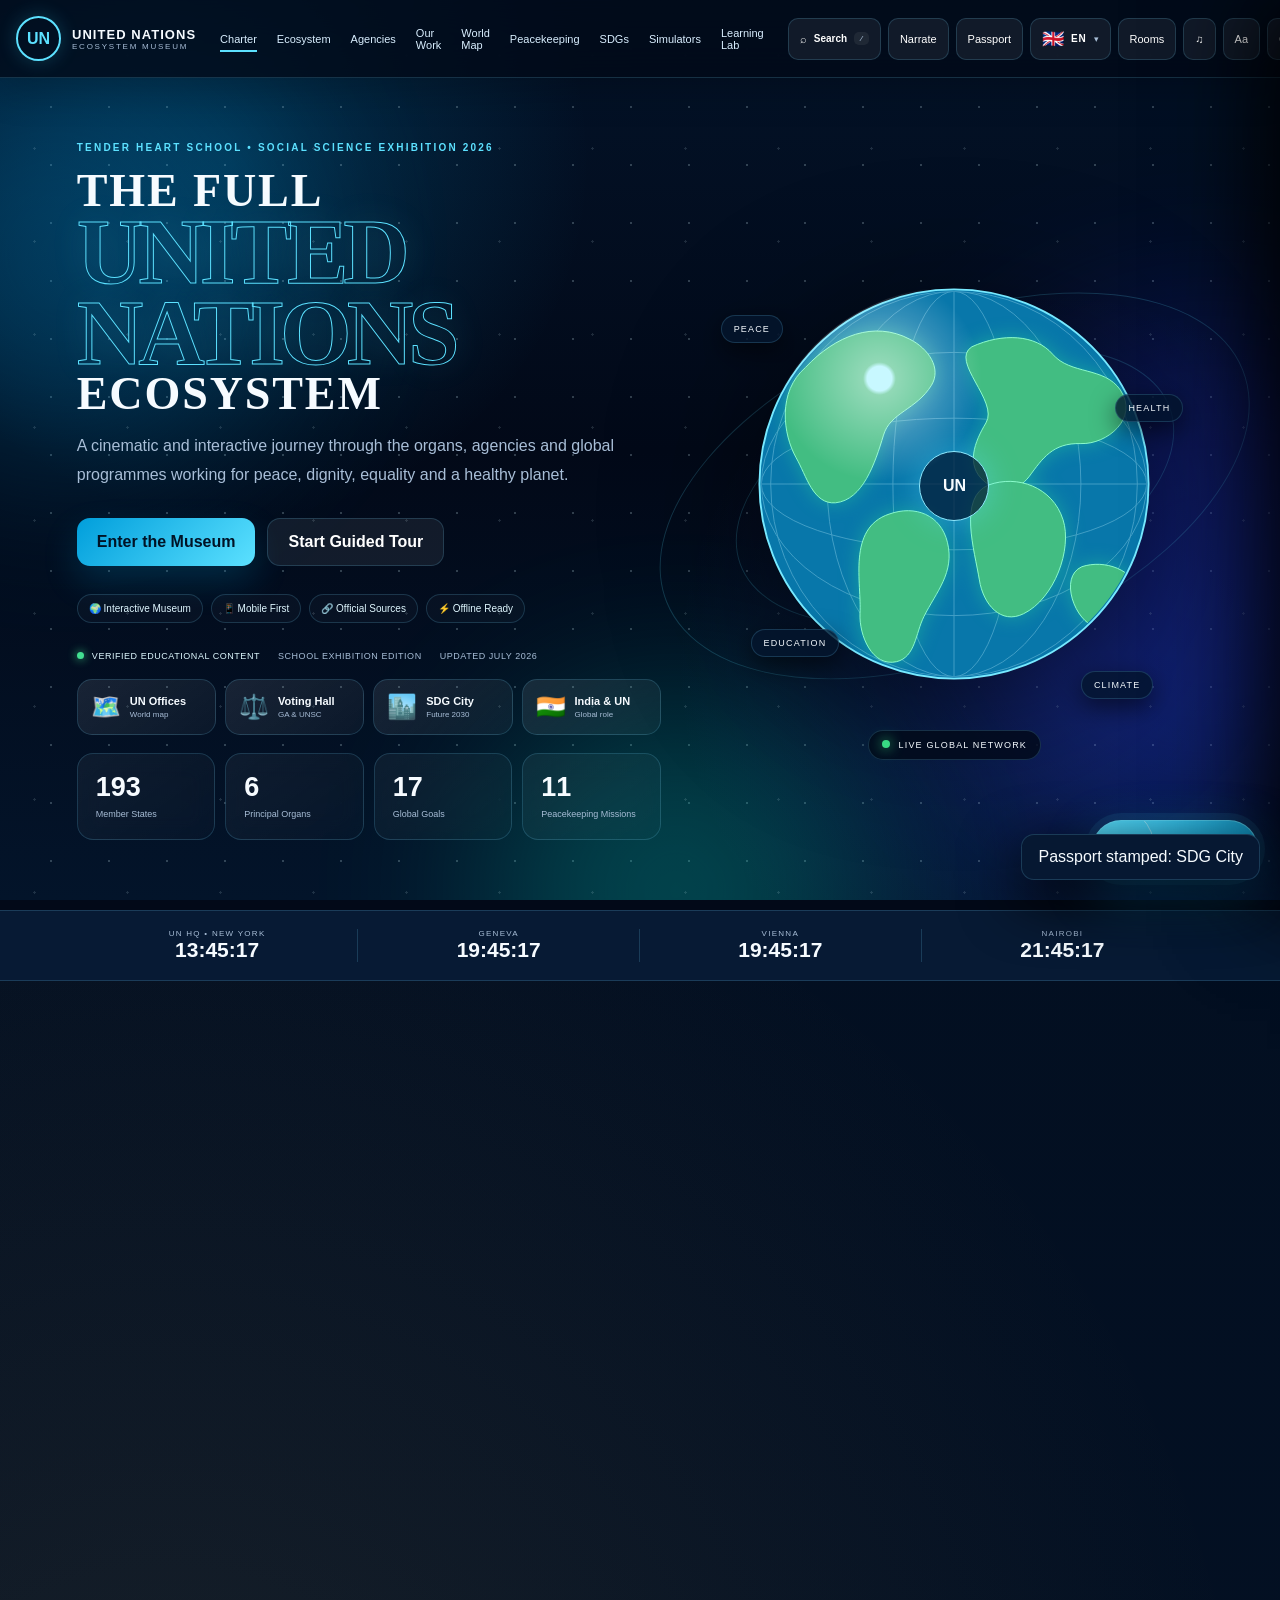
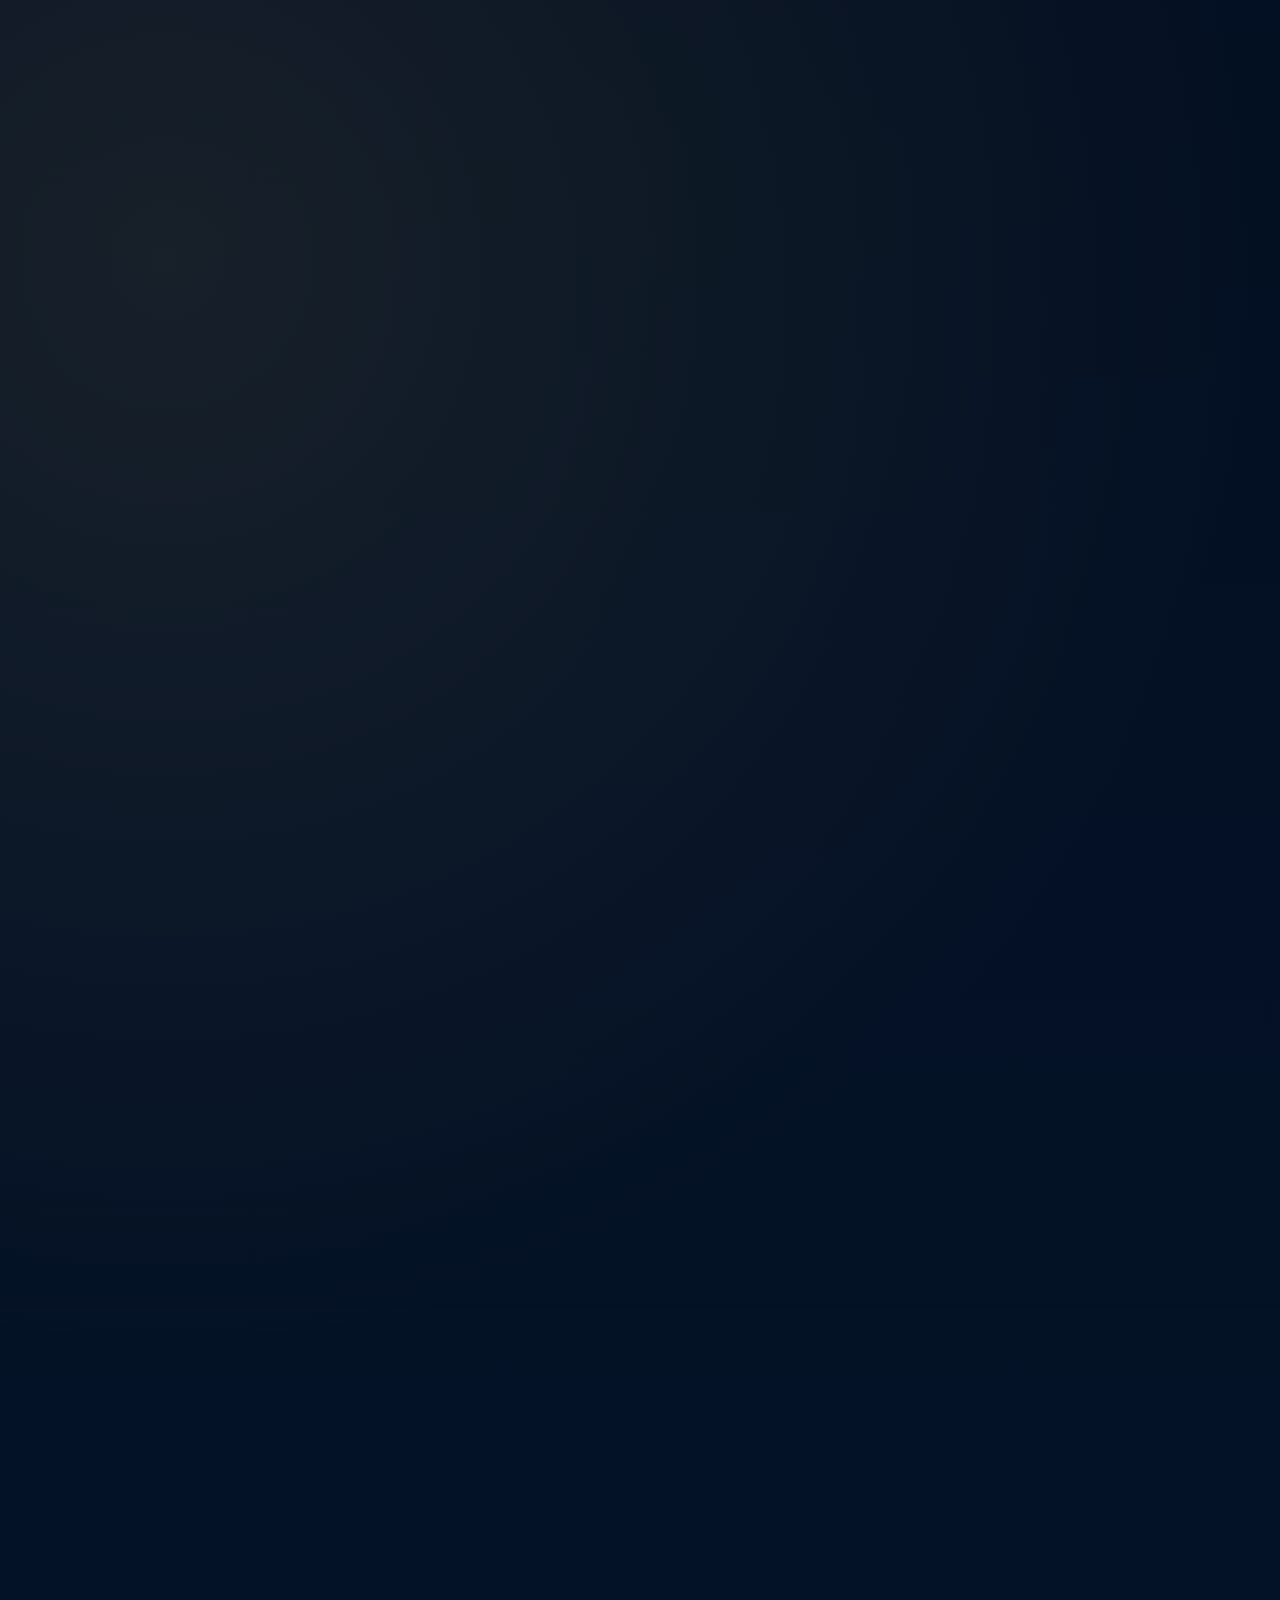
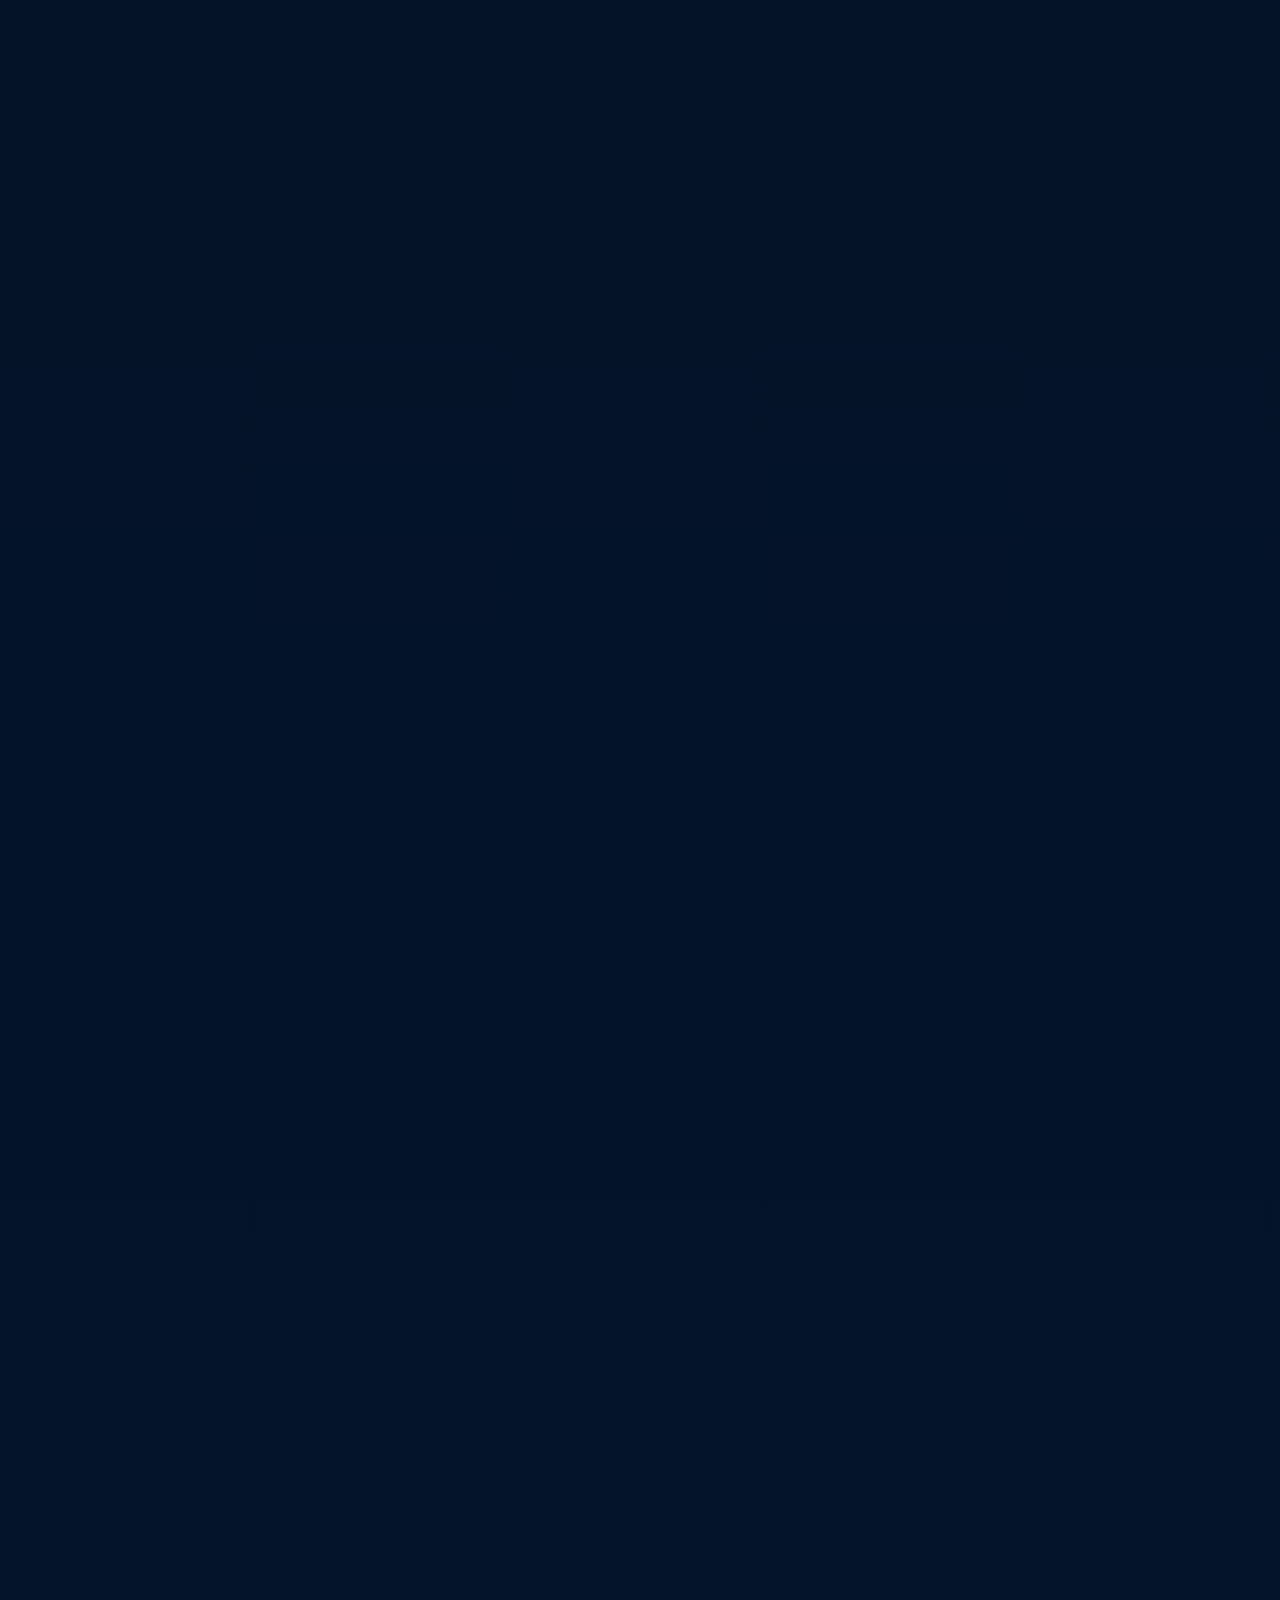
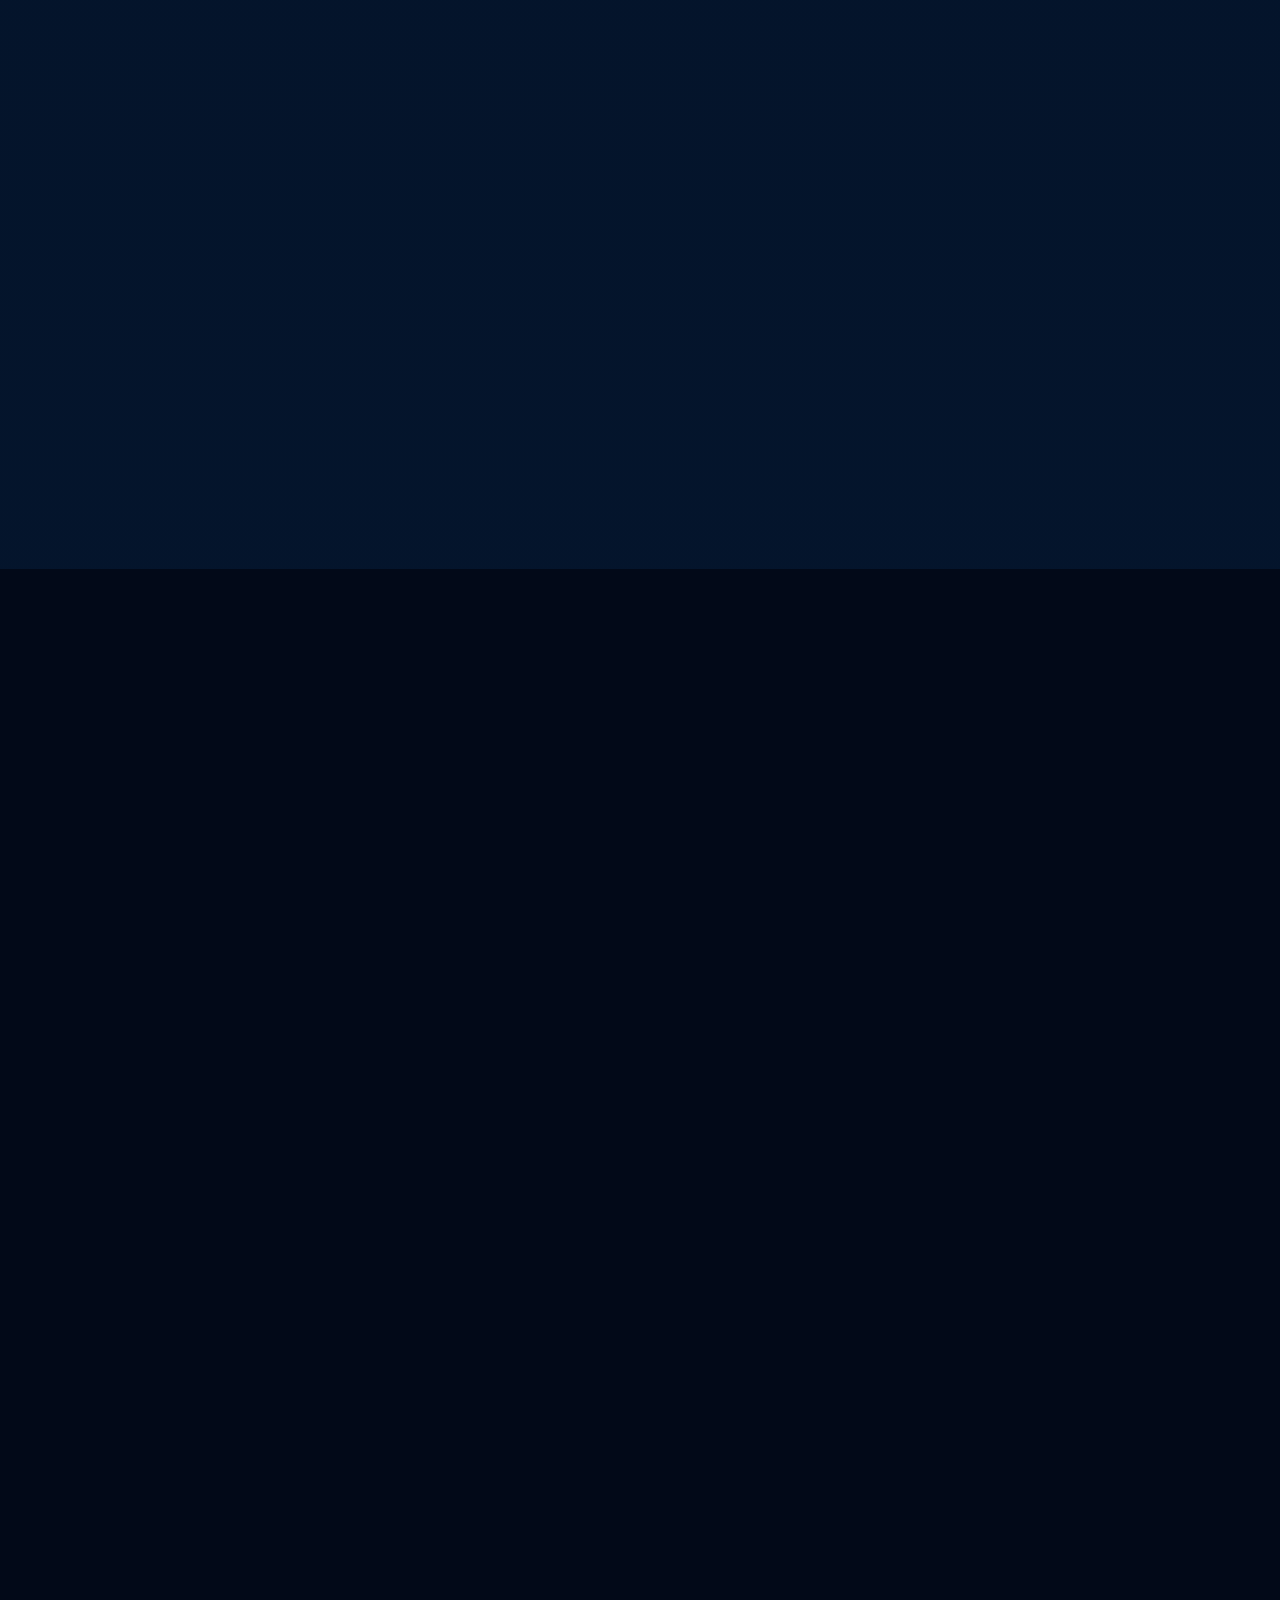
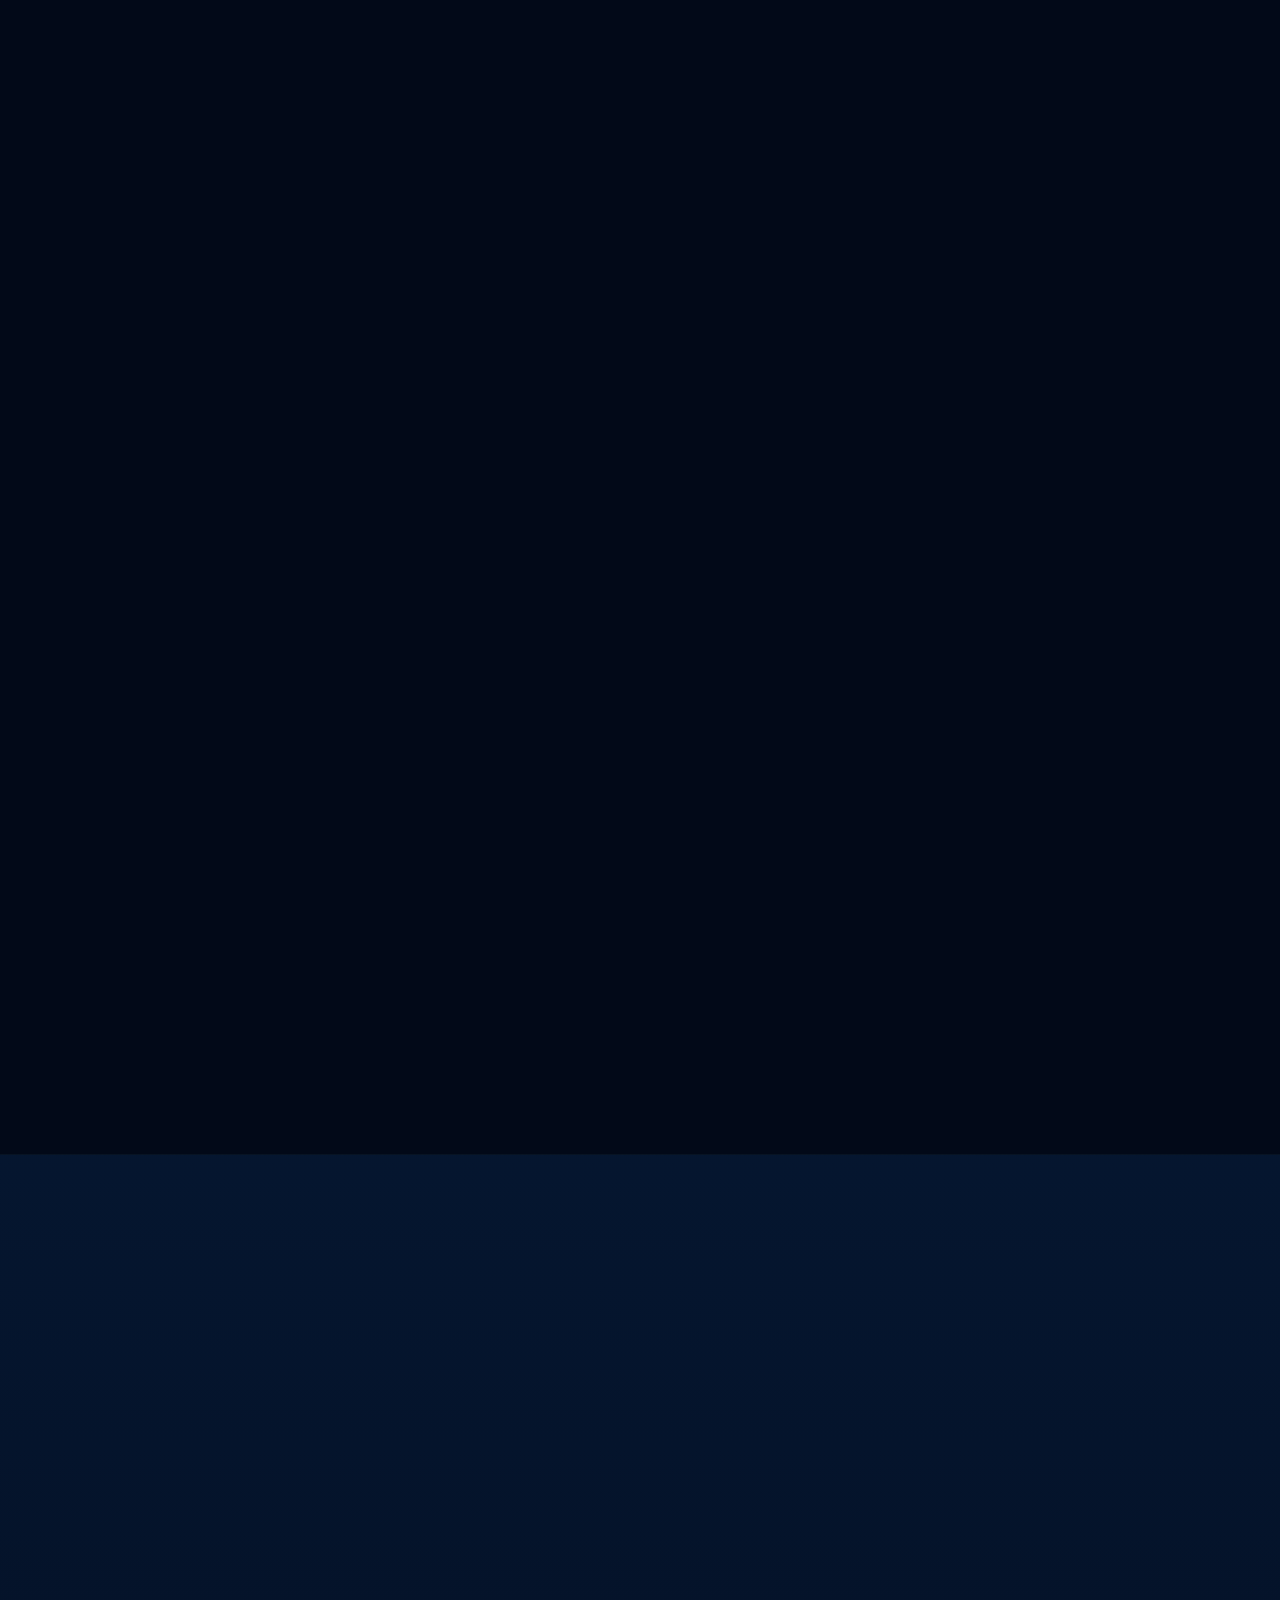
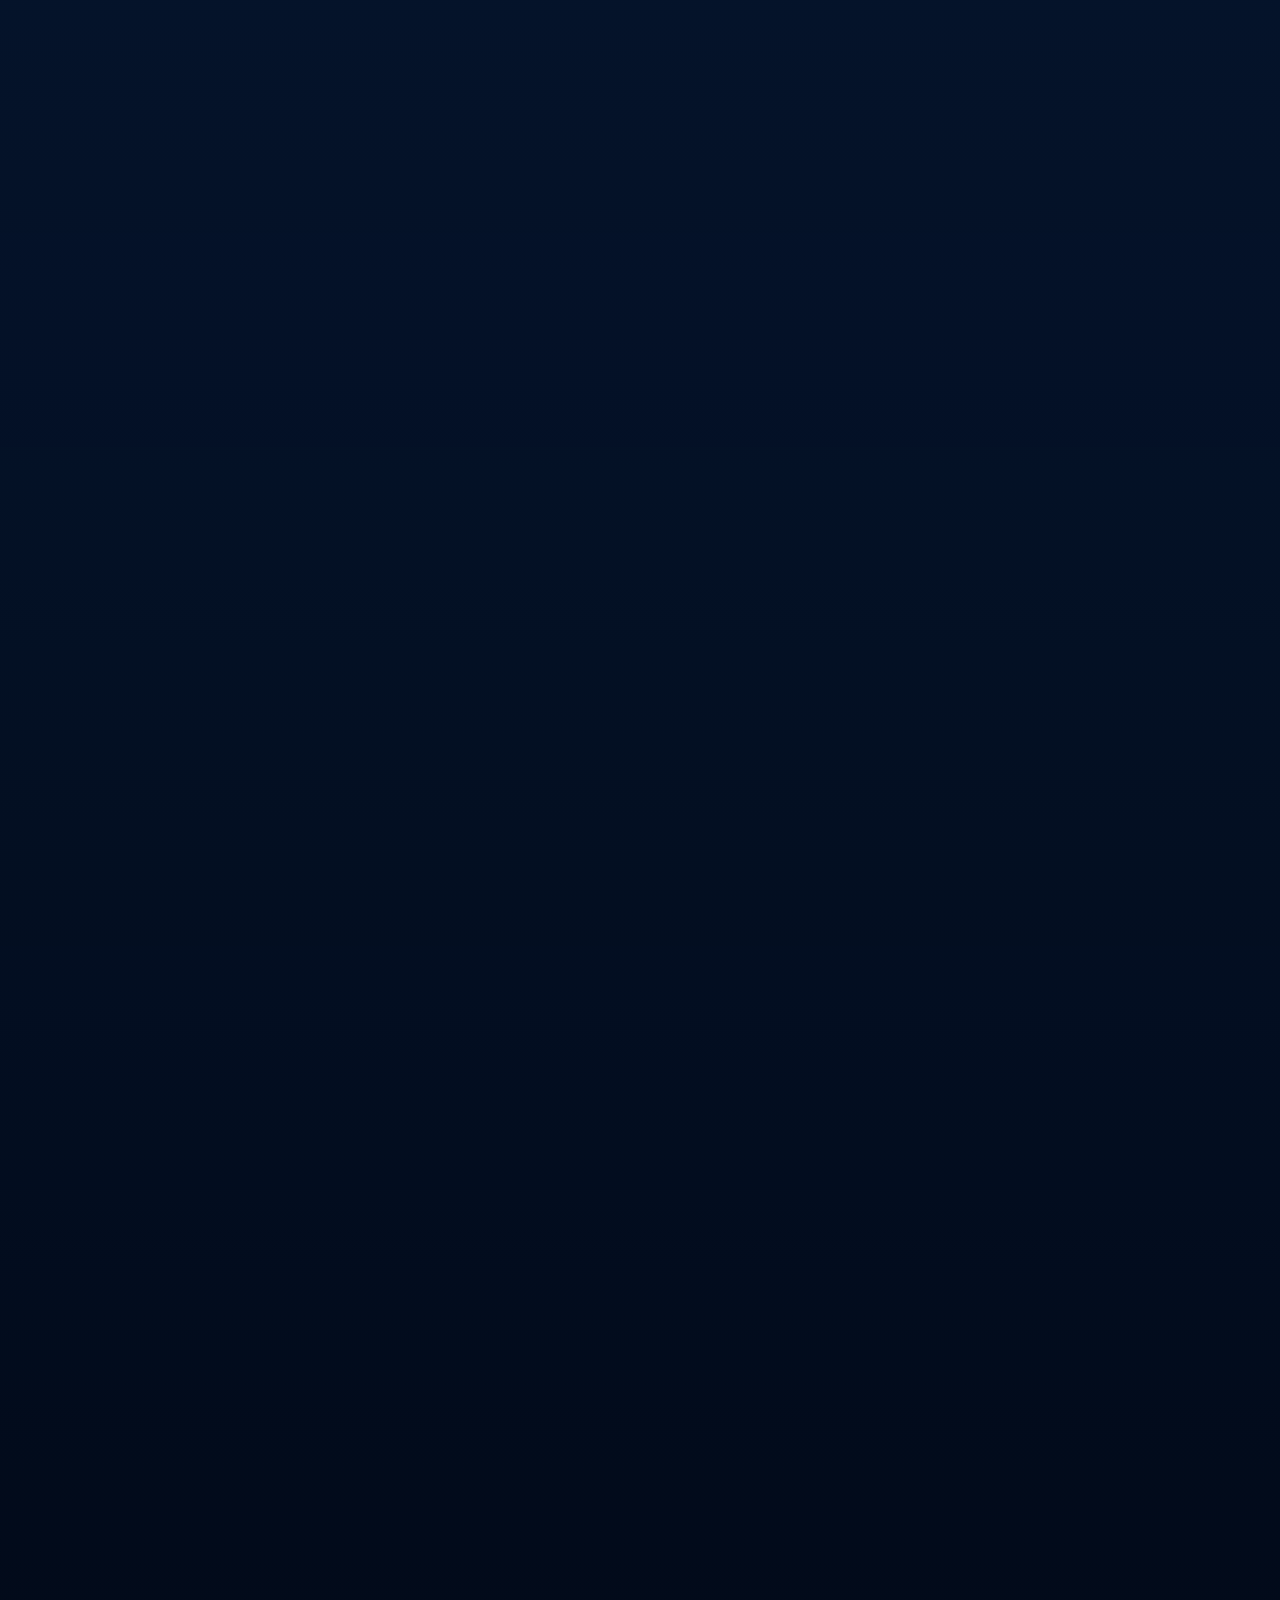
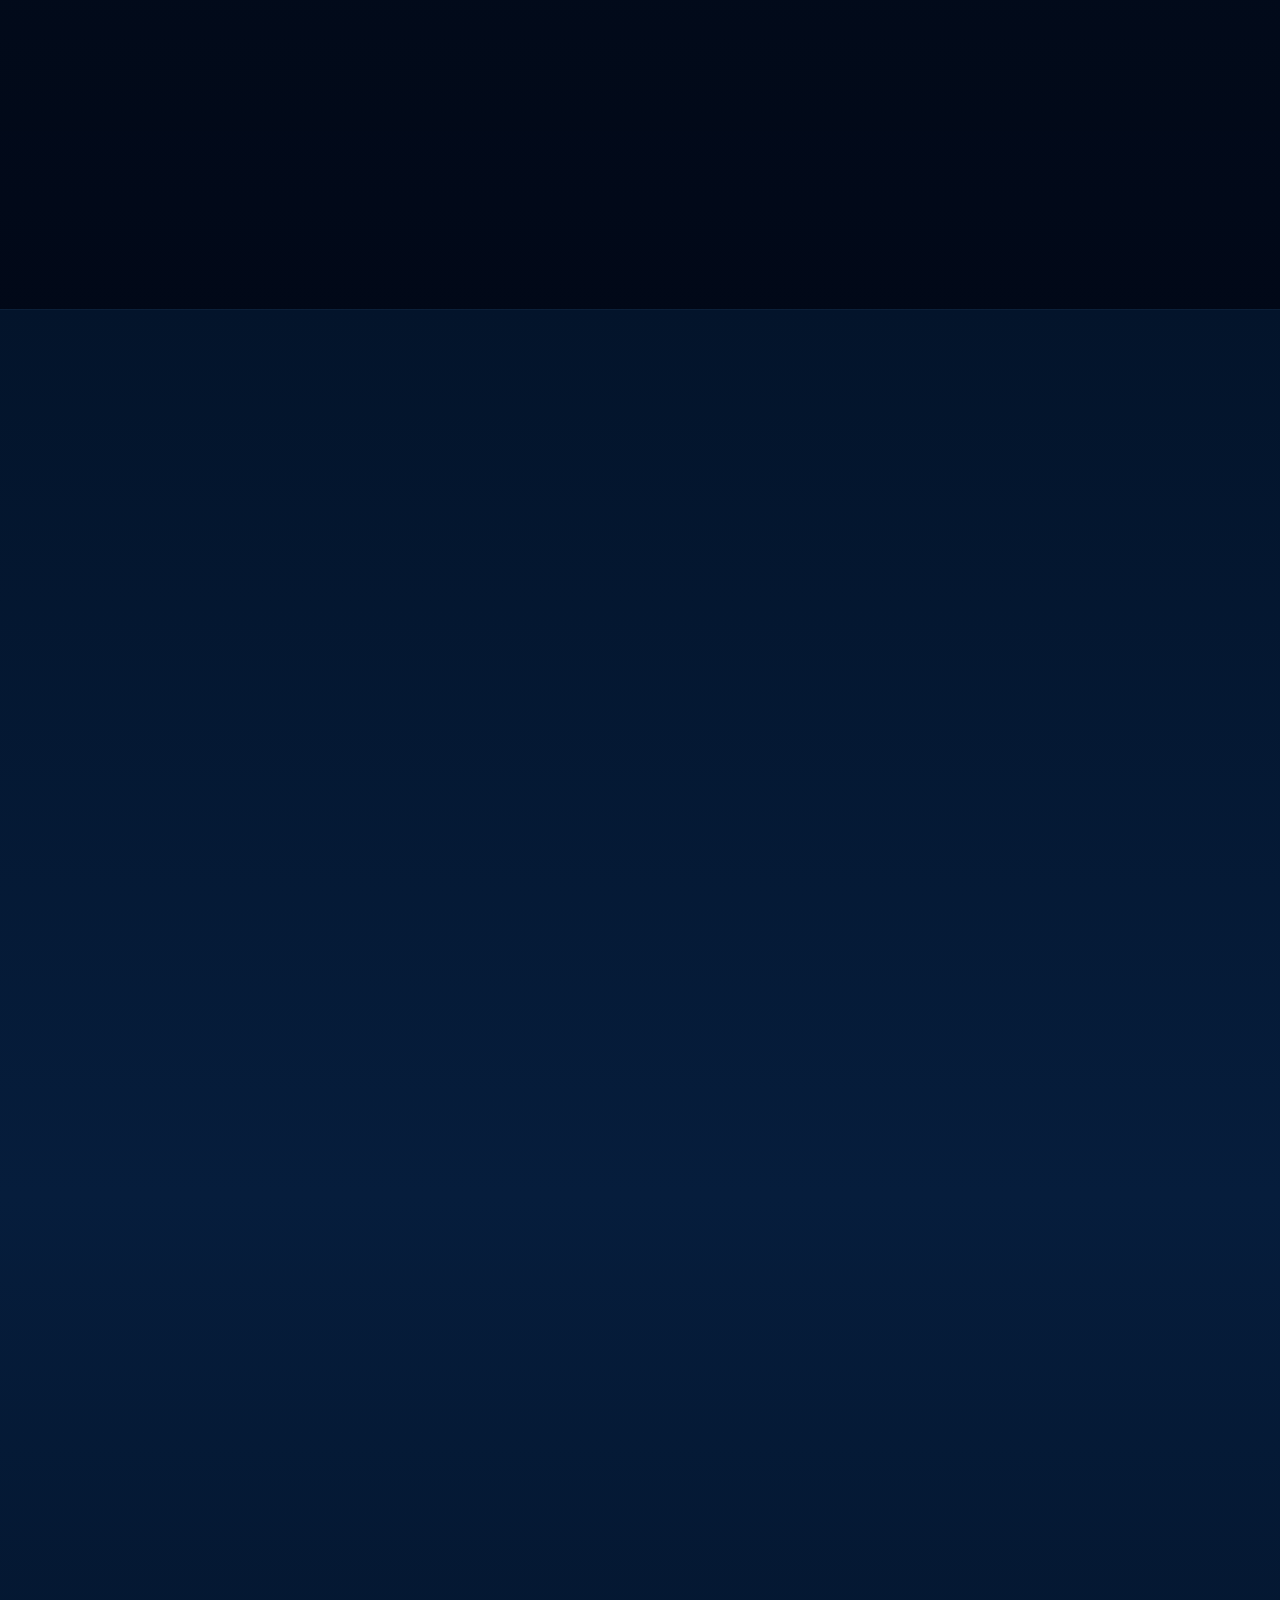
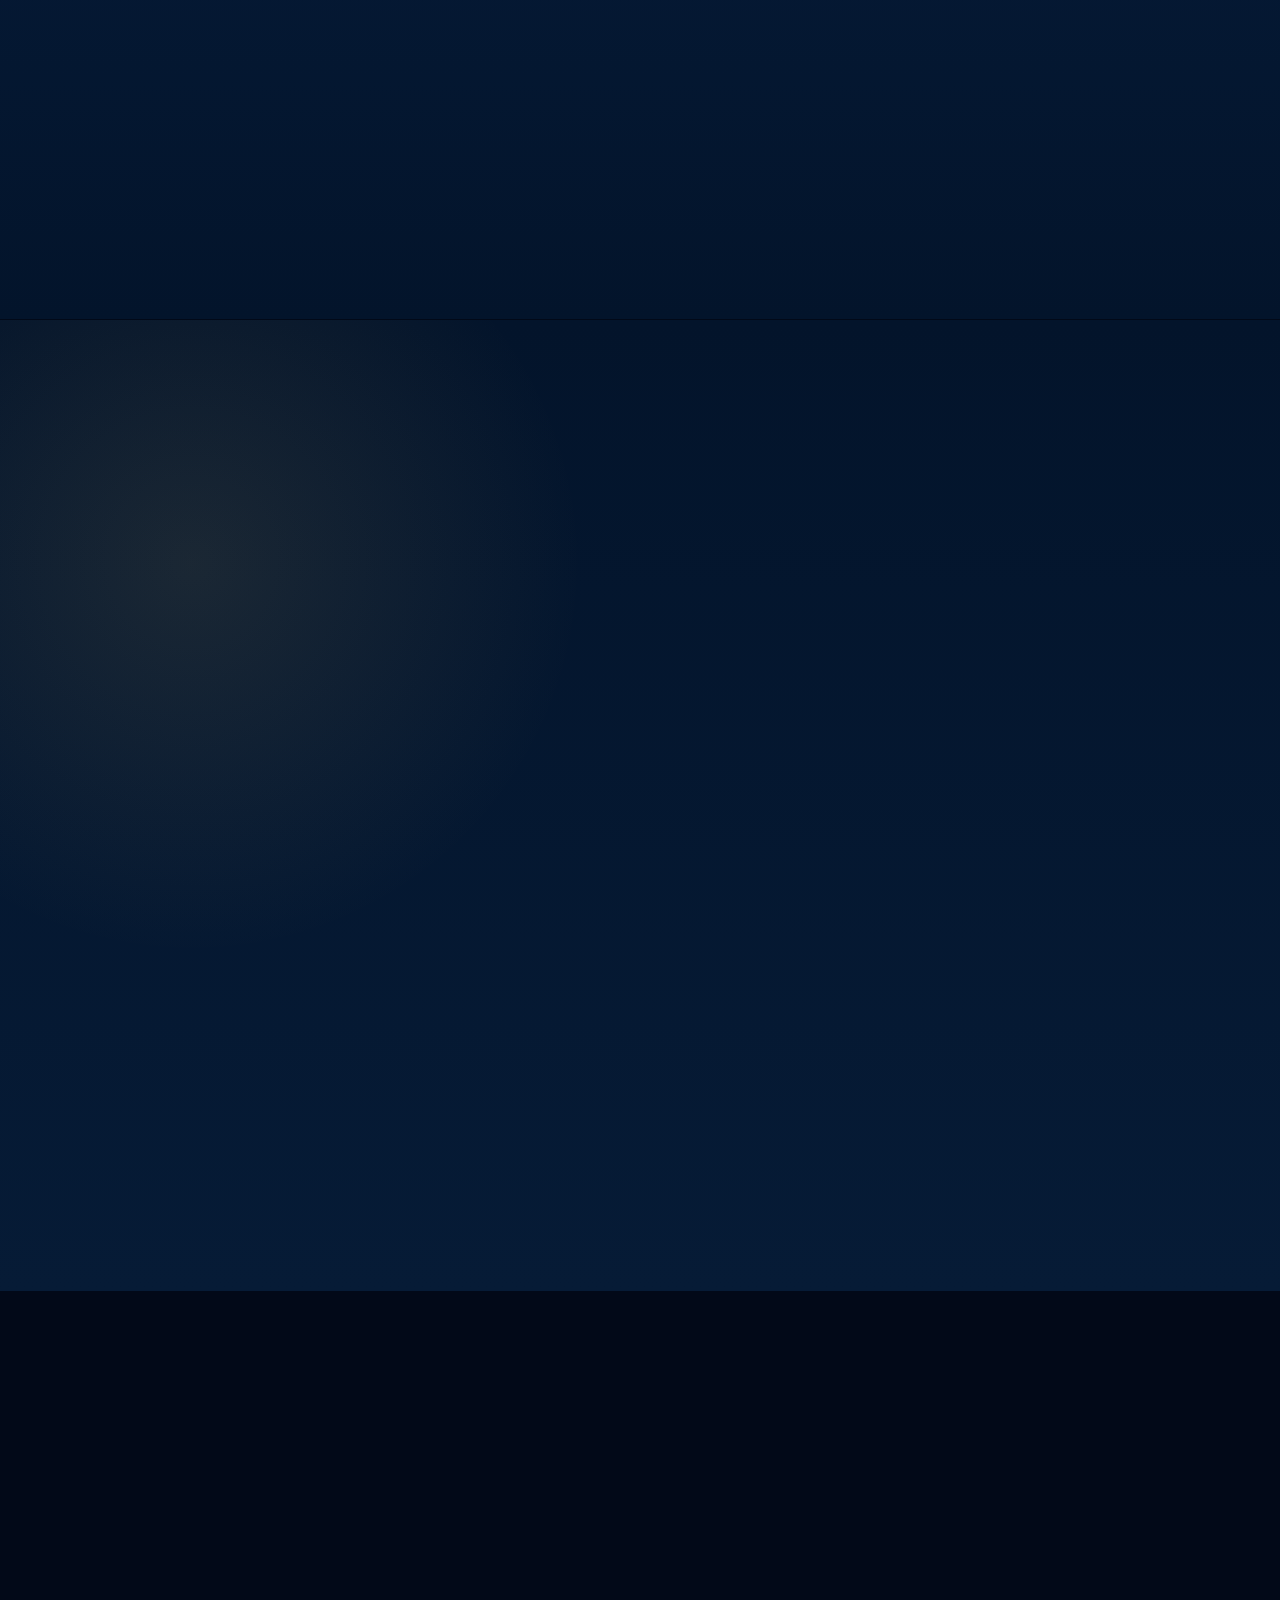
<file: index.html>
<!doctype html>
<html lang="en">
<head>
  <meta charset="utf-8">
  <meta name="viewport" content="width=device-width,initial-scale=1,viewport-fit=cover">
  <meta name="mobile-web-app-capable" content="yes">
  <meta name="apple-mobile-web-app-capable" content="yes">
  <meta name="apple-mobile-web-app-status-bar-style" content="black-translucent">
  <meta name="description" content="Interactive United Nations Ecosystem digital museum for a school exhibition">
  <meta name="theme-color" content="#031225">
  <title>United Nations Ecosystem — V10.5 Mobile Layout Fixed</title>
  <style id="critical-hidden-fix">[hidden]{display:none!important}.modal[hidden],.tour-card[hidden],.presentation-controls[hidden],.drawer-backdrop[hidden],.sim-panel[hidden],#runtimeError[hidden]{display:none!important}</style>
  <link rel="manifest" href="manifest.webmanifest">
  <link rel="apple-touch-icon" href="assets/icons/icon-192.png">
  <link rel="stylesheet" href="style.css?v=10.5">
</head>
<body>
  <a class="skip-link" href="#home">Skip to main content</a>
  <div id="runtimeError" hidden></div>
  <div class="scroll-progress"><span id="scrollProgress"></span></div>
  <div class="sky" aria-hidden="true"><i></i><i></i><i></i></div>

  <div id="loader" class="loader" role="status" aria-live="polite">
    <div class="loader-emblem">
      <span>UN</span>
      <svg viewBox="0 0 100 100" aria-hidden="true">
        <circle cx="50" cy="50" r="42"/>
        <ellipse cx="50" cy="50" rx="22" ry="42"/>
        <ellipse cx="50" cy="50" rx="42" ry="18"/>
        <path d="M8 50h84M50 8v84"/>
      </svg>
    </div>
    <p data-en="Opening the United Nations Digital Museum" data-hi="संयुक्त राष्ट्र डिजिटल संग्रहालय खुल रहा है">Opening the United Nations Digital Museum</p>
    <div class="loader-track"><span></span></div>
    <button id="skipLoader" type="button" onclick="var l=document.getElementById('loader');if(l){l.style.display='none';l.setAttribute('aria-hidden','true');}document.body.classList.remove('no-scroll');">Skip intro</button>
  </div>

  <script>
  (function(){
    var released=false;
    function release(){
      if(released)return;
      released=true;
      var loader=document.getElementById("loader");
      if(loader){
        loader.classList.add("hidden");
        loader.style.pointerEvents="none";
        window.setTimeout(function(){loader.style.display="none";},700);
      }
      if(document.body)document.body.classList.remove("no-scroll");
    }
    window.__releaseUNLoader=release;
    window.setTimeout(release,1800);
    document.addEventListener("DOMContentLoaded",function(){
      window.setTimeout(release,1800);
    },{once:true});
    window.addEventListener("load",function(){window.setTimeout(release,250);},{once:true});
    window.addEventListener("error",release);
    window.addEventListener("unhandledrejection",release);
  })();
  </script>

  <header class="topbar">
    <a class="brand" href="#home" aria-label="United Nations Ecosystem home">
      <span class="brand-seal">UN</span>
      <span><b><span class="brand-desktop-text">UNITED NATIONS</span><span class="brand-mobile-text">UN MUSEUM</span></b><small>ECOSYSTEM MUSEUM</small></span>
    </a>

    <nav id="mainNav" aria-label="Main navigation">
      <a href="#charter" data-en="Charter" data-hi="चार्टर">Charter</a>
      <a href="#ecosystem" data-en="Ecosystem" data-hi="पारिस्थितिकी">Ecosystem</a>
      <a href="#agencies" data-en="Agencies" data-hi="एजेंसियाँ">Agencies</a>
      <a href="#work" data-en="Our Work" data-hi="हमारा कार्य">Our Work</a>
      <a href="#map" data-en="World Map" data-hi="विश्व मानचित्र">World Map</a>
      <a href="#peace" data-en="Peacekeeping" data-hi="शांति स्थापना">Peacekeeping</a>
      <a href="#sdgs">SDGs</a>
      <a href="#simulators" data-en="Simulators" data-hi="सिमुलेटर">Simulators</a>
      <a href="#learning" data-en="Learning Lab" data-hi="अध्ययन प्रयोगशाला">Learning Lab</a>
      <div class="mobile-menu-tools" aria-label="Website tools">
        <button type="button" data-proxy-click="soundBtn" class="mobile-menu-music"><span>♫</span><b>Music Player</b></button>
        <button type="button" data-proxy-click="museumSearchBtn"><span>⌕</span><b>Search Museum</b></button>
        <button type="button" data-proxy-click="passportBtn"><span>◉</span><b>My Passport</b></button>
        <button type="button" data-proxy-click="narrationBtn"><span>🔊</span><b>Narrate Section</b></button>
        <button type="button" data-section-jump="#situation-room"><span>◈</span><b>Situation Room</b></button>
        <button type="button" data-section-jump="#resolution-builder"><span>📝</span><b>Build Resolution</b></button>
        <button type="button" data-proxy-click="installBtn"><span>⇩</span><b>Install App</b></button>
        <button type="button" data-proxy-click="accessBtn"><span>Aa</span><b>Accessibility</b></button>
        <button type="button" data-proxy-click="controlBtn"><span>▦</span><b>Presenter</b></button>
        
      </div>
    </nav>

    <div class="top-actions">
      <button id="museumSearchBtn" class="search-trigger" type="button" title="Search museum"><span>⌕</span><b>Search</b><kbd>/</kbd></button>
      <button id="narrationBtn" type="button" title="Narrate current section">Narrate</button>
      <button id="passportBtn" type="button" title="Visitor passport">Passport</button>

      <div class="language-picker">
        <button id="languageBtn" type="button" title="Language" aria-haspopup="true" aria-expanded="false">
          <span id="languageFlag">🇬🇧</span><b id="languageCode">EN</b><i>▾</i>
        </button>
        <div id="languageMenu" class="language-menu" hidden role="menu" aria-label="Language">
          <button type="button" data-language="en" role="menuitem"><span>🇬🇧</span><b>English</b><small>EN</small></button>
          <button type="button" data-language="hi" role="menuitem"><span>🇮🇳</span><b>हिन्दी</b><small>HI</small></button>
          <button type="button" data-language="fr" role="menuitem"><span>🇫🇷</span><b>Français</b><small>FR</small></button>
          <button type="button" data-language="es" role="menuitem"><span>🇪🇸</span><b>Español</b><small>ES</small></button>
        </div>
      </div>
      <button id="roomsBtn" type="button" title="Open museum rooms">Rooms</button>
      <button id="soundBtn" type="button" title="Open music player" aria-pressed="false">♫</button>
      <button id="installBtn" type="button" title="Install app" hidden>Install</button>
      <button id="accessBtn" type="button" title="Accessibility controls">Aa</button>
      <button id="controlBtn" type="button" title="Presenter dashboard">Control</button>
      <button id="presentBtn" type="button" title="Presentation mode">Present</button>
      <button id="menuBtn" type="button" title="Menu" aria-expanded="false">☰</button>
    </div>
  </header>
  <div id="mobileMenuBackdrop" class="mobile-menu-backdrop" hidden></div>

  <aside id="roomsDrawer" class="rooms-drawer" aria-hidden="true">
    <button id="roomsClose" class="drawer-close" type="button" aria-label="Close rooms">×</button>
    <p class="eyebrow">DIGITAL MUSEUM MAP</p>
    <h2 data-en="Exhibition Rooms" data-hi="प्रदर्शनी कक्ष">Exhibition Rooms</h2>
    <div class="room-list">
      <a href="#home"><b>01</b><span>Opening Earth</span></a>
      <a href="#charter"><b>02</b><span>UN Charter & Values</span></a>
      <a href="#ecosystem"><b>03</b><span>UN Ecosystem</span></a>
      <a href="#agencies"><b>04</b><span>Organs & Agencies</span></a>
      <a href="#agency-compare"><b>04A</b><span>Agency Comparison</span></a>
      <a href="#work"><b>05</b><span>UN in Action</span></a>
      <a href="#funding"><b>05A</b><span>Funding & Priorities Lab</span></a>
      <a href="#map"><b>06</b><span>Global Headquarters</span></a>
      <a href="#countries"><b>06A</b><span>193 Countries Explorer</span></a>
      <a href="#peace"><b>07</b><span>Peacekeeping Centre</span></a>
      <a href="#situation-room"><b>07A</b><span>Global Situation Room</span></a>
      <a href="#sdgs"><b>08</b><span>SDG Gallery</span></a>
      <a href="#simulators"><b>09</b><span>Decision Chamber</span></a>
      <a href="#sdg-city"><b>10</b><span>SDG City 2030</span></a>
      <a href="#gallery"><b>11</b><span>Photo Gallery</span></a>
      <a href="#chamber-tour"><b>11A</b><span>Chamber Hotspot Tour</span></a>
      <a href="#india-un"><b>12</b><span>India & the UN</span></a>
      <a href="#history"><b>13</b><span>History Museum</span></a>
      <a href="#international-days"><b>14</b><span>International Days</span></a>
      <a href="#knowledge"><b>15</b><span>Knowledge Centre</span></a>
      <a href="#learning"><b>16</b><span>Learning Lab</span></a>
      <a href="#diplomacy-lab"><b>17</b><span>Diplomacy Lab</span></a>
      <a href="#resolution-builder"><b>18</b><span>Resolution Builder</span></a>
      <a href="#careers"><b>19</b><span>UN Careers Explorer</span></a>
    </div>
  </aside>
  <div id="drawerBackdrop" class="drawer-backdrop" hidden></div>

  <main>
    <section id="home" data-room="00" class="hero presentation-stop">
      <div class="hero-copy reveal">
        <p class="eyebrow">TENDER HEART SCHOOL • SOCIAL SCIENCE EXHIBITION 2026</p>
        <h1>
          <small data-en="THE FULL" data-hi="पूर्ण">THE FULL</small>
          <span>UNITED NATIONS</span>
          <small data-en="ECOSYSTEM" data-hi="पारिस्थितिकी तंत्र">ECOSYSTEM</small>
        </h1>
        <p class="hero-lead"
           data-en="A cinematic and interactive journey through the organs, agencies and global programmes working for peace, dignity, equality and a healthy planet."
           data-hi="शांति, गरिमा, समानता और स्वस्थ पृथ्वी के लिए कार्य करने वाले अंगों, एजेंसियों और वैश्विक कार्यक्रमों की एक सिनेमाई तथा इंटरैक्टिव यात्रा।">
           A cinematic and interactive journey through the organs, agencies and global programmes working for peace, dignity, equality and a healthy planet.
        </p>
        <div class="hero-actions">
          <a class="button primary" href="#ecosystem" data-en="Enter the Museum" data-hi="संग्रहालय में प्रवेश करें">Enter the Museum</a>
          <button id="tourBtn" class="button glass" type="button" data-en="Start Guided Tour" data-hi="मार्गदर्शित यात्रा शुरू करें">Start Guided Tour</button>
        </div>
        <div class="hero-badges professional-badges">
          <span>🌍 Interactive Museum</span><span>📱 Mobile First</span><span>🔗 Official Sources</span><span>⚡ Offline Ready</span>
        </div>
        <div class="hero-institution-bar">
          <span><i></i> Verified educational content</span>
          <span>School Exhibition Edition</span>
          <span>Updated July 2026</span>
        </div>
        <div class="hero-room-strip" aria-label="Quick museum access">
          <a href="#map"><span>🗺️</span><b>UN Offices</b><small>World map</small></a>
          <a href="#simulators"><span>⚖️</span><b>Voting Hall</b><small>GA & UNSC</small></a>
          <a href="#sdg-city"><span>🏙️</span><b>SDG City</b><small>Future 2030</small></a>
          <a href="#india-un"><span>🇮🇳</span><b>India & UN</b><small>Global role</small></a>
        </div>
        <div class="hero-stats">
          <article><strong data-counter="193">0</strong><span data-en="Member States" data-hi="सदस्य देश">Member States</span></article>
          <article><strong data-counter="6">0</strong><span data-en="Principal Organs" data-hi="प्रधान अंग">Principal Organs</span></article>
          <article><strong data-counter="17">0</strong><span data-en="Global Goals" data-hi="वैश्विक लक्ष्य">Global Goals</span></article>
          <article><strong data-counter="11">0</strong><span data-en="Peacekeeping Missions" data-hi="शांति मिशन">Peacekeeping Missions</span></article>
        </div>
      </div>

      <div class="hero-visual reveal" aria-label="Animated Earth and UN network">
        <div class="earth-orbit orbit-one"></div>
        <div class="earth-orbit orbit-two"></div>
        <div class="earth">
          <div class="earth-shine"></div>
          <svg class="earth-svg" viewBox="0 0 500 500" aria-hidden="true">
            <defs><clipPath id="earthClip"><circle cx="250" cy="250" r="205"/></clipPath></defs>
            <circle cx="250" cy="250" r="207" class="ocean"/>
            <g clip-path="url(#earthClip)" class="globe-grid">
              <ellipse cx="250" cy="250" rx="65" ry="205"/>
              <ellipse cx="250" cy="250" rx="135" ry="205"/>
              <ellipse cx="250" cy="250" rx="195" ry="205"/>
              <ellipse cx="250" cy="250" rx="205" ry="70"/>
              <ellipse cx="250" cy="250" rx="205" ry="140"/>
              <path d="M45 250h410M250 45v410"/>
            </g>
            <g clip-path="url(#earthClip)" class="continents">
              <path d="M92 126c32-34 73-50 111-30 20 10 34 31 23 49-16 26-44 29-51 53-9 30-22 69-51 72-24 2-31-29-42-48-14-25-20-70 10-96z"/>
              <path d="M181 282c28-10 55 1 62 30 8 32-12 53-25 79-9 18-9 43-29 48-26 6-40-28-39-51 2-32-14-91 31-106z"/>
              <path d="M269 104c33-15 68-13 86 8 19 22 55 13 72 38 20 30-14 58-42 57-30-1-41 16-55 35-13 17-33 18-48 5-20-17-10-42 2-62 14-23-39-66-15-81z"/>
              <path d="M287 251c30-11 68 2 79 37 10 31-9 84-42 100-24 12-43-10-47-36-5-31-23-88 10-101z"/>
              <path d="M386 338c24-8 56 3 61 28 5 23-22 42-46 36-22-5-40-53-15-64z"/>
            </g>
          </svg>
          <div class="earth-logo">UN</div>
        </div>
        <span class="floating-label fl1">PEACE</span>
        <span class="floating-label fl2">HEALTH</span>
        <span class="floating-label fl3">EDUCATION</span>
        <span class="floating-label fl4">CLIMATE</span>
        <div class="network-status"><i></i> LIVE GLOBAL NETWORK</div>
      </div>
    </section>

    <section class="world-clocks" aria-label="UN office clocks">
      <article><small>UN HQ • NEW YORK</small><strong data-zone="America/New_York">--:--:--</strong></article>
      <article><small>GENEVA</small><strong data-zone="Europe/Zurich">--:--:--</strong></article>
      <article><small>VIENNA</small><strong data-zone="Europe/Vienna">--:--:--</strong></article>
      <article><small>NAIROBI</small><strong data-zone="Africa/Nairobi">--:--:--</strong></article>
    </section>


    <section id="charter" data-room="01" class="section charter-section presentation-stop">
      <div class="section-heading reveal">
        <p class="eyebrow">01 • THE FOUNDING DOCUMENT</p>
        <h2>The UN Charter and Its Core Values</h2>
        <p>The Charter is the constitutional foundation of the United Nations. It explains the Organization’s purposes, principles, institutions and responsibilities.</p>
      </div>

      <div class="charter-layout">
        <article class="charter-document reveal">
          <div class="document-seal">UN</div>
          <p class="eyebrow">SIGNED IN SAN FRANCISCO • 1945</p>
          <h3>Charter of the United Nations</h3>
          <p>The Charter establishes a system of international cooperation based on sovereign equality, peaceful settlement of disputes, human dignity and collective action.</p>
          <div class="charter-facts">
            <span><b>19</b><small>Chapters</small></span>
            <span><b>111</b><small>Articles</small></span>
            <span><b>24 Oct</b><small>UN Day</small></span>
          </div>
          <a class="button primary small" href="https://www.un.org/en/about-us/un-charter" target="_blank" rel="noopener">Read the Official Charter</a>
        </article>

        <div class="value-grid reveal" id="valueGrid">
          <button class="value-card active" type="button" data-value="peace"><span>🕊️</span><b>Peace</b><small>Settle disputes peacefully</small></button>
          <button class="value-card" type="button" data-value="dignity"><span>⚖️</span><b>Human Dignity</b><small>Protect rights and freedoms</small></button>
          <button class="value-card" type="button" data-value="equality"><span>🤝</span><b>Equality</b><small>Sovereign equality of states</small></button>
          <button class="value-card" type="button" data-value="cooperation"><span>🌐</span><b>Cooperation</b><small>Act together on shared problems</small></button>
          <button class="value-card" type="button" data-value="law"><span>📜</span><b>International Law</b><small>Rules for peaceful relations</small></button>
          <button class="value-card" type="button" data-value="future"><span>🌱</span><b>Future Generations</b><small>Prevent war and build progress</small></button>
          <article id="valueDetail" class="value-detail">
            <p class="eyebrow">CORE VALUE</p>
            <h3>Peaceful settlement</h3>
            <p>Member States are expected to resolve international disputes through negotiation, mediation, arbitration, judicial settlement and other peaceful means.</p>
          </article>
        </div>
      </div>

      <div class="languages-band reveal">
        <div><p class="eyebrow">SIX OFFICIAL LANGUAGES</p><h3>A multilingual global organization</h3></div>
        <div class="language-chips">
          <span>العربية<small>Arabic</small></span>
          <span>中文<small>Chinese</small></span>
          <span>English<small>English</small></span>
          <span>Français<small>French</small></span>
          <span>Русский<small>Russian</small></span>
          <span>Español<small>Spanish</small></span>
        </div>
      </div>
    </section>

    <section id="ecosystem" data-room="02" class="section presentation-stop">
      <div class="section-heading reveal">
        <p class="eyebrow">01 • THE COMPLETE SYSTEM</p>
        <h2 data-en="One Organization. Many Connected Parts." data-hi="एक संगठन। अनेक जुड़े हुए भाग।">One Organization. Many Connected Parts.</h2>
        <p data-en="Member States debate and decide, UN bodies coordinate, and agencies and field teams turn agreements into action."
           data-hi="सदस्य देश विचार-विमर्श और निर्णय लेते हैं, संयुक्त राष्ट्र निकाय समन्वय करते हैं तथा एजेंसियाँ और क्षेत्रीय दल समझौतों को कार्य में बदलते हैं।">
           Member States debate and decide, UN bodies coordinate, and agencies and field teams turn agreements into action.
        </p>
      </div>

      <div class="ecosystem-stage reveal">
        <svg class="ecosystem-lines" viewBox="0 0 1000 650" preserveAspectRatio="none" aria-hidden="true">
          <path d="M500 325L170 125M500 325L830 125M500 325L115 340M500 325L885 340M500 325L250 545M500 325L750 545"/>
        </svg>
        <button class="ecosystem-core" type="button" data-node="un">
          <span>🌐</span><b>UNITED<br>NATIONS</b><small>Global cooperation</small>
        </button>
        <button class="eco-node pos1" type="button" data-node="organs"><span>🏛️</span><b>Principal Organs</b></button>
        <button class="eco-node pos2" type="button" data-node="agencies"><span>⚙️</span><b>Specialized Agencies</b></button>
        <button class="eco-node pos3" type="button" data-node="funds"><span>🤝</span><b>Funds & Programmes</b></button>
        <button class="eco-node pos4" type="button" data-node="peace"><span>🕊️</span><b>Peace & Security</b></button>
        <button class="eco-node pos5" type="button" data-node="rights"><span>⚖️</span><b>Human Rights</b></button>
        <button class="eco-node pos6" type="button" data-node="sdg"><span>🎯</span><b>Sustainable Development</b></button>
        <article id="ecosystemInfo" class="ecosystem-info">
          <p class="eyebrow">SELECT A NODE</p>
          <h3>Explore the UN ecosystem</h3>
          <p>Click a connected part to understand its role.</p>
        </article>
      </div>

      <div id="organGrid" class="organ-grid"></div>
    </section>

    <section id="agencies" data-room="03" class="section section-alt presentation-stop">
      <div class="section-heading reveal">
        <p class="eyebrow">02 • OFFICIAL ORGANIZATIONS</p>
        <h2 data-en="Agency and Organ Explorer" data-hi="एजेंसी और अंग अन्वेषक">Agency and Organ Explorer</h2>
        <p>Search or filter the cards. Every profile contains a local QR code for its official website.</p>
      </div>
      <div class="agency-toolbar reveal">
        <label class="searchbox"><span>⌕</span><input id="agencySearch" type="search" placeholder="Search WHO, UNICEF, education, health..." aria-label="Search agencies"></label>
        <div id="agencyFilters" class="filters"></div>
      </div>
      <div id="agencyGrid" class="agency-grid"></div>
      <p id="agencyEmpty" class="empty-state" hidden>No matching organization found.</p>

      <div id="agency-compare" class="agency-compare-lab reveal">
        <div class="compare-heading">
          <div>
            <p class="eyebrow">AGENCY COMPARISON LAB</p>
            <h3>Compare Two UN Organizations</h3>
            <p>Select any two organizations to compare their history, location, functions and areas of work.</p>
          </div>
          <button id="swapAgencies" class="button glass small" type="button">Swap ↔</button>
        </div>
        <div class="compare-selectors">
          <label><span>Organization A</span><select id="compareAgencyA"></select></label>
          <div class="compare-vs">VS</div>
          <label><span>Organization B</span><select id="compareAgencyB"></select></label>
        </div>
        <div id="agencyCompareResults" class="agency-compare-results"></div>
      </div>
    </section>


    <section id="work" data-room="04" class="section work-section presentation-stop">
      <div class="section-heading reveal">
        <p class="eyebrow">04 • THE UN IN ACTION</p>
        <h2>From International Decisions to Real-World Action</h2>
        <p>The UN brings together diplomacy, law, expertise, finance and field operations. Select a pillar to see how organizations coordinate.</p>
      </div>

      <div class="work-layout">
        <div class="pillar-rail reveal" id="pillarRail">
          <button class="pillar-card active" type="button" data-pillar="peace"><span>🕊️</span><b>Peace & Security</b><small>Prevent conflict and build peace</small></button>
          <button class="pillar-card" type="button" data-pillar="rights"><span>⚖️</span><b>Human Rights</b><small>Protect dignity and equality</small></button>
          <button class="pillar-card" type="button" data-pillar="humanitarian"><span>⛑️</span><b>Humanitarian Action</b><small>Respond when lives are at risk</small></button>
          <button class="pillar-card" type="button" data-pillar="development"><span>🌱</span><b>Development</b><small>Advance the 2030 Agenda</small></button>
          <button class="pillar-card" type="button" data-pillar="law"><span>📜</span><b>International Law</b><small>Create rules for cooperation</small></button>
        </div>

        <article id="pillarDetail" class="pillar-detail reveal">
          <div class="pillar-visual"><span>🕊️</span><i></i></div>
          <p class="eyebrow">PEACE & SECURITY</p>
          <h3>Prevent, mediate, protect and rebuild</h3>
          <p>Diplomacy and early warning aim to prevent violence. When conflict occurs, the UN may support mediation, peacekeeping, humanitarian access and peacebuilding.</p>
          <div class="agency-tags"><span>Security Council</span><span>DPPA</span><span>Peacekeeping</span><span>Peacebuilding</span></div>
          <a class="button primary small" href="#peace">Explore Peacekeeping</a>
        </article>
      </div>

      <div class="action-process reveal">
        <article><b>01</b><h3>Identify</h3><p>Collect evidence, assess needs and hear affected communities.</p></article>
        <i>→</i>
        <article><b>02</b><h3>Decide</h3><p>Member States negotiate, vote and agree on mandates.</p></article>
        <i>→</i>
        <article><b>03</b><h3>Coordinate</h3><p>Agencies, governments and partners divide responsibilities.</p></article>
        <i>→</i>
        <article><b>04</b><h3>Deliver</h3><p>Field teams provide services, protection, expertise and support.</p></article>
        <i>→</i>
        <article><b>05</b><h3>Review</h3><p>Results are monitored and programmes are improved.</p></article>
      </div>

      <div class="issues-explorer reveal">
        <div class="issues-header">
          <div><p class="eyebrow">GLOBAL ISSUES EXPLORER</p><h3>One challenge often needs many agencies</h3></div>
          <div id="issueTabs" class="issue-tabs"></div>
        </div>
        <article id="issueDetail" class="issue-detail"></article>
      </div>
    </section>


    <section id="funding" data-room="04A" class="section funding-section presentation-stop">
      <div class="section-heading reveal">
        <p class="eyebrow">05A • EDUCATIONAL FUNDING MODEL</p>
        <h2>Build a Global Cooperation Plan</h2>
        <p>Allocate 100 exhibition points among five priorities. This activity demonstrates how difficult international priority-setting can be; it does not represent the real UN budget.</p>
      </div>

      <div class="funding-layout">
        <article class="allocation-console reveal">
          <div class="allocation-total">
            <div><span id="fundingUsed">100</span><small>Points allocated</small></div>
            <div><span id="fundingRemaining">0</span><small>Points remaining</small></div>
          </div>

          <div class="funding-sliders">
            <label data-fund-row="peace"><span>🕊️ Peace & Security</span><output>20</output><input type="range" min="0" max="100" value="20" data-fund="peace"></label>
            <label data-fund-row="health"><span>🏥 Health</span><output>20</output><input type="range" min="0" max="100" value="20" data-fund="health"></label>
            <label data-fund-row="education"><span>📚 Education</span><output>20</output><input type="range" min="0" max="100" value="20" data-fund="education"></label>
            <label data-fund-row="climate"><span>🌍 Climate & Environment</span><output>20</output><input type="range" min="0" max="100" value="20" data-fund="climate"></label>
            <label data-fund-row="humanitarian"><span>⛑️ Humanitarian Relief</span><output>20</output><input type="range" min="0" max="100" value="20" data-fund="humanitarian"></label>
          </div>

          <div class="funding-actions">
            <button id="balancedFunding" class="button primary small" type="button">Balanced Plan</button>
            <button id="crisisFunding" class="button glass small" type="button">Emergency Plan</button>
            <button id="resetFunding" class="button glass small" type="button">Reset</button>
          </div>
        </article>

        <article class="funding-impact reveal">
          <p class="eyebrow">YOUR PRIORITY PROFILE</p>
          <h3 id="fundingTitle">Balanced global cooperation</h3>
          <p id="fundingDescription">Your plan gives equal attention to peace, health, education, climate and humanitarian response.</p>
          <div id="fundingBars" class="funding-bars"></div>
          <div id="fundingAgencies" class="funding-agencies"></div>
          <div class="funding-note"><b>How UN funding works:</b> the regular budget and peacekeeping use assessed contributions, while many funds and programmes also rely heavily on voluntary contributions.</div>
        </article>
      </div>
    </section>

    <section id="map" data-room="05" class="section presentation-stop">
      <div class="section-heading reveal">
        <p class="eyebrow">03 • GLOBAL PRESENCE</p>
        <h2 data-en="Interactive Headquarters Map" data-hi="इंटरैक्टिव मुख्यालय मानचित्र">Interactive Headquarters Map</h2>
        <p>Select a city to discover major UN offices and organizations.</p>
      </div>

      <div class="map-shell reveal">
        <div class="map-canvas accurate-map-canvas" role="img" aria-label="Accurate world map showing major United Nations locations">
          <img class="accurate-world-map" src="assets/maps/world_robinson.svg" alt="World map in Robinson projection">
          <div class="map-vignette" aria-hidden="true"></div>
          <div id="mapMarkers"></div>
        </div>
        <article id="cityPanel" class="city-panel">
          <p class="eyebrow">SELECT A LOCATION</p>
          <h3>Worldwide UN Network</h3>
          <p>Major centres connect global diplomacy, law, health, culture, development and humanitarian action.</p>
          <div class="city-list" id="cityList"></div>
        </article>
      </div>
    </section>


    <section id="countries" data-room="05A" class="section countries-section section-alt presentation-stop">
      <div class="section-heading reveal">
        <p class="eyebrow">06A • 193 MEMBER STATES</p>
        <h2>Country and Region Explorer</h2>
        <p>Search all United Nations Member States, filter by broad geographic region, and open a country spotlight.</p>
      </div>

      <div class="country-toolbar reveal">
        <label class="country-search"><span>⌕</span><input id="countrySearch" type="search" placeholder="Search India, Brazil, Kenya..." autocomplete="off"></label>
        <div id="countryRegionFilters" class="country-region-filters"></div>
        <button id="randomCountry" class="button primary small" type="button">Random Spotlight</button>
      </div>

      <div class="country-layout">
        <div>
          <div class="country-results-heading"><span id="countryResultCount">193 countries</span><small>Select a country card</small></div>
          <div id="countryGrid" class="country-grid reveal"></div>
          <button id="countryLoadMore" class="button glass country-more" type="button">Show More Countries</button>
        </div>

        <article id="countrySpotlight" class="country-spotlight reveal">
          <div class="country-flag-large">🇺🇳</div>
          <p class="eyebrow">COUNTRY SPOTLIGHT</p>
          <h3>Select a Member State</h3>
          <p>Every UN Member State participates in the General Assembly and has one vote.</p>
        </article>
      </div>

      <div id="regionDashboard" class="region-dashboard reveal"></div>
    </section>

    <section id="peace" data-room="06" class="section section-alt presentation-stop">
      <div class="section-heading reveal">
        <p class="eyebrow">04 • PEACE IN ACTION</p>
        <h2 data-en="Peacekeeping Command Centre" data-hi="शांति स्थापना कमांड केंद्र">Peacekeeping Command Centre</h2>
        <p>More than 50,000 peacekeepers serve in 11 current UN peacekeeping missions.</p>
      </div>
      <div class="peace-dashboard reveal">
        <div class="radar">
          <div class="radar-sweep"></div><i class="blip b1"></i><i class="blip b2"></i><i class="blip b3"></i>
          <span>UN</span>
        </div>
        <div class="peace-stat-grid">
          <article><strong>11</strong><span>Current missions</span></article>
          <article><strong>50K+</strong><span>Personnel serving</span></article>
          <article><strong>3</strong><span>Core components: military, police, civilian</span></article>
          <article><strong>1948</strong><span>Peacekeeping began</span></article>
        </div>
      </div>
      <div id="missionGrid" class="mission-grid"></div>
      <div class="peace-process reveal">
        <article><b>01</b><span>Early warning</span><small>Monitor risks and tensions</small></article>
        <i>→</i><article><b>02</b><span>Diplomacy</span><small>Dialogue and mediation</small></article>
        <i>→</i><article><b>03</b><span>Mandate</span><small>Security Council action</small></article>
        <i>→</i><article><b>04</b><span>Deployment</span><small>Military, police and civilians</small></article>
        <i>→</i><article><b>05</b><span>Peacebuilding</span><small>Institutions and recovery</small></article>
      </div>
    </section>


    <section id="situation-room" data-room="06A" class="section situation-room-section section-alt presentation-stop">
      <div class="section-heading reveal">
        <p class="eyebrow">07A • GLOBAL DECISION-MAKING</p>
        <h2>United Nations Global Situation Room</h2>
        <p>Choose a crisis, make three coordinated decisions and see how diplomacy, protection and international cooperation affect the outcome.</p>
      </div>

      <div class="situation-dashboard">
        <div class="situation-map-panel reveal">
          <div class="situation-radar">
            <div class="situation-radar-sweep"></div>
            <span id="situationIcon">🌀</span>
            <i class="signal s1"></i><i class="signal s2"></i><i class="signal s3"></i>
          </div>
          <div class="situation-selector">
            <p class="eyebrow">SELECT SCENARIO</p>
            <div id="situationTabs"></div>
          </div>
        </div>

        <article class="situation-brief reveal">
          <p class="eyebrow">SITUATION BRIEF</p>
          <h3 id="situationTitle">Severe Cyclone Emergency</h3>
          <p id="situationText">A powerful cyclone has affected several coastal regions. Transport, hospitals and clean-water systems are under pressure.</p>
          <div id="situationNeeds" class="situation-needs"></div>
          <div class="situation-clock"><span>SIMULATED RESPONSE WINDOW</span><b>72 HOURS</b></div>
        </article>
      </div>

      <div id="situationDecisionGrid" class="situation-decision-grid reveal"></div>

      <div class="situation-result-shell reveal">
        <article class="situation-scoreboard">
          <div><strong id="situationPeace">0</strong><span>Diplomacy</span></div>
          <div><strong id="situationProtection">0</strong><span>Protection</span></div>
          <div><strong id="situationCooperation">0</strong><span>Cooperation</span></div>
        </article>
        <article id="situationOutcome" class="situation-outcome">
          <span>◌</span>
          <div><p class="eyebrow">OUTCOME PENDING</p><h3>Complete all three decisions</h3><p>Your coordination assessment will appear here.</p></div>
        </article>
        <div class="situation-actions">
          <button id="evaluateSituation" class="button primary" type="button">Evaluate Response</button>
          <button id="resetSituation" class="button glass" type="button">Reset Decisions</button>
        </div>
      </div>
    </section>

    <section id="sdgs" data-room="07" class="section presentation-stop">
      <div class="section-heading reveal">
        <p class="eyebrow">05 • AGENDA 2030</p>
        <h2 data-en="The 17 Sustainable Development Goals" data-hi="17 सतत विकास लक्ष्य">The 17 Sustainable Development Goals</h2>
        <p>Choose a goal to view its purpose, example and an illustrative exhibition indicator.</p>
      </div>
      <div class="sdg-layout">
        <div id="sdgGrid" class="sdg-grid reveal"></div>
        <article id="sdgDetail" class="sdg-detail reveal"></article>
      </div>
    </section>


    <section id="sdg-city" data-room="08" class="section section-alt presentation-stop">
      <div class="section-heading reveal">
        <p class="eyebrow">06 • INTERACTIVE FUTURE</p>
        <h2>SDG City 2030</h2>
        <p>Explore a future city where hospitals, schools, clean energy, water systems, green transport and nature work together.</p>
      </div>
      <div class="sdg-city-layout reveal">
        <div class="sdg-city-scene" id="sdgCityScene">
          <div class="city-skyline">
            <button class="city-building hospital" data-city-goal="2"><span>🏥</span><b>Health Centre</b></button>
            <button class="city-building school" data-city-goal="3"><span>🏫</span><b>Future School</b></button>
            <button class="city-building energy" data-city-goal="6"><span>☀️</span><b>Solar District</b></button>
            <button class="city-building water" data-city-goal="5"><span>💧</span><b>Water Plant</b></button>
            <button class="city-building housing" data-city-goal="10"><span>🏘️</span><b>Inclusive Housing</b></button>
            <button class="city-building industry" data-city-goal="8"><span>🏭</span><b>Green Innovation</b></button>
            <button class="city-building justice" data-city-goal="15"><span>⚖️</span><b>Justice Centre</b></button>
            <button class="city-building partnership" data-city-goal="16"><span>🤝</span><b>Partnership Hub</b></button>
          </div>
          <div class="city-road"><i></i><span class="city-bus">🚌</span><span class="city-bike">🚲</span></div>
          <div class="city-nature"><span>🌳</span><span>🌲</span><span>🌊</span><span>🐟</span></div>
          <div class="city-wind"><span>✦</span><span>✦</span><span>✦</span></div>
        </div>
        <article id="sdgCityPanel" class="sdg-city-panel">
          <p class="eyebrow">CLICK A BUILDING</p>
          <h3>A city where every goal connects</h3>
          <p>Choose a building to discover the Sustainable Development Goal behind it.</p>
          <div class="city-connection-list">
            <span>People</span><i>→</i><span>Planet</span><i>→</i><span>Prosperity</span><i>→</i><span>Peace</span>
          </div>
        </article>
      </div>
    </section>

    <section id="simulators" data-room="09" class="section section-alt presentation-stop">
      <div class="section-heading reveal">
        <p class="eyebrow">06 • BECOME A DELEGATE</p>
        <h2 data-en="Interactive Decision Simulators" data-hi="इंटरैक्टिव निर्णय सिमुलेटर">Interactive Decision Simulators</h2>
      </div>
      <div class="sim-tabs reveal">
        <button class="active" type="button" data-sim="councilSim">Security Council</button>
        <button type="button" data-sim="assemblySim">General Assembly</button>
        <button type="button" data-sim="crisisSim">Humanitarian Crisis</button>
        <button type="button" data-sim="munSim">Model UN Challenge</button>
      </div>

      <div id="councilSim" class="sim-panel reveal">
        <div class="sim-heading">
          <div><p class="eyebrow">15-MEMBER CHAMBER • 2026</p><h3>Security Council Voting Board</h3></div>
          <button id="resetCouncil" class="button glass small" type="button">Reset</button>
        </div>
        <div class="resolution-card">
          <small>DRAFT RESOLUTION SC/EXHIBITION/2026</small>
          <h3>Increase international cooperation to protect civilians and expand climate education.</h3>
          <p>A substantive draft needs at least nine Yes votes and no No vote from a permanent member.</p>
        </div>
        <div id="councilBoard" class="council-board"></div>
        <div class="vote-summary">
          <article><strong id="yesCount">0</strong><span>YES</span></article>
          <article><strong id="noCount">0</strong><span>NO</span></article>
          <article><strong id="abstainCount">0</strong><span>ABSTAIN</span></article>
          <article id="councilDecision" class="decision"><strong>Awaiting votes</strong><span>Select a vote for each member.</span></article>
        </div>
        <div class="sim-actions">
          <button id="autoVote" class="button primary" type="button">Passing Example</button>
          <button id="vetoDemo" class="button danger" type="button">Veto Example</button>
        </div>
      </div>


      <div id="assemblySim" class="sim-panel ga-simulator" hidden>
        <div class="sim-heading ga-sim-heading">
          <div>
            <p class="eyebrow">193 MEMBER STATES • ONE STATE, ONE VOTE</p>
            <h3>General Assembly Voting Hall</h3>
          </div>
          <div class="ga-top-actions">
            <a class="button glass small" href="https://www.un.org/en/ga/about/background.shtml" target="_blank" rel="noopener">Official Rules</a>
            <button id="gaReset" class="button glass small" type="button">Reset Hall</button>
          </div>
        </div>

        <div class="resolution-card ga-resolution">
          <small>DRAFT RESOLUTION A/EXHIBITION/2026/1</small>
          <h3>“Member States should strengthen climate education and international cooperation.”</h3>
          <p>Choose the voting rule, cast delegate votes, and close the vote to see whether the draft resolution is adopted.</p>
        </div>

        <div class="ga-control-grid ga-named-controls">
          <article class="ga-rule-card">
            <p class="eyebrow">VOTING RULE</p>
            <label for="gaRule">Question type</label>
            <select id="gaRule">
              <option value="simple">Other question — simple majority</option>
              <option value="twoThirds">Important question — two-thirds majority</option>
            </select>
            <div class="ga-rule-explainer" id="gaRuleExplainer">
              A simple majority of members present and voting is required.
            </div>
            <label for="gaRegionFilter">Display region</label>
            <select id="gaRegionFilter">
              <option value="All">All regions</option>
              <option value="Africa">Africa</option>
              <option value="Americas">Americas</option>
              <option value="Asia">Asia</option>
              <option value="Europe">Europe</option>
              <option value="Oceania">Oceania</option>
            </select>
          </article>

          <article class="ga-delegate-console">
            <p class="eyebrow">NAMED DELEGATE CONSOLE</p>
            <label for="gaCountrySearch">Find a Member State</label>
            <input id="gaCountrySearch" type="search" placeholder="Search India, France, Kenya..." autocomplete="off">
            <select id="gaCountrySelect" size="5" aria-label="Select a UN Member State"></select>
            <div id="gaSelectedDelegate" class="ga-selected-delegate">
              <span>🇺🇳</span><div><small>SELECTED DELEGATE</small><strong>Select a country</strong></div>
            </div>
            <div class="ga-cast-buttons">
              <button id="gaCastYes" class="ga-cast yes" type="button"><span>●</span> YES</button>
              <button id="gaCastNo" class="ga-cast no" type="button"><span>●</span> NO</button>
              <button id="gaCastAbstain" class="ga-cast abstain" type="button"><span>●</span> ABSTAIN</button>
            </div>
            <small id="gaRemainingText">193 Member States have not voted.</small>
          </article>
        </div>

        <div class="ga-hall-shell">
          <div class="ga-hall-header">
            <div>
              <p class="eyebrow">GENERAL ASSEMBLY HALL</p>
              <h4>193 Member-State Seats</h4>
            </div>
            <div class="ga-legend">
              <span><i class="yes"></i>Yes</span>
              <span><i class="no"></i>No</span>
              <span><i class="abstain"></i>Abstain</span>
              <span><i class="pending"></i>Not recorded</span>
            </div>
          </div>
          <div class="ga-podium"><span>UN</span><b>PRESIDENT OF THE GENERAL ASSEMBLY</b></div>
          <div id="gaSeatGrid" class="ga-seat-grid" aria-label="193 General Assembly seats"></div>
        </div>

        <div class="ga-vote-dashboard">
          <article class="ga-count yes"><strong id="gaYesCount">0</strong><span>YES</span></article>
          <article class="ga-count no"><strong id="gaNoCount">0</strong><span>NO</span></article>
          <article class="ga-count abstain"><strong id="gaAbstainCount">0</strong><span>ABSTAIN</span></article>
          <article class="ga-count pending"><strong id="gaPendingCount">193</strong><span>NOT RECORDED</span></article>
          <article class="ga-threshold">
            <small>Votes needed to adopt</small>
            <strong id="gaThreshold">—</strong>
            <span id="gaPresentVoting">Present and voting: 0</span>
          </article>
        </div>

        <div class="ga-report-shell">
          <div class="ga-report-heading">
            <div><p class="eyebrow">NAMED VOTE RECORD</p><h4>Country-by-country result</h4></div>
            <div class="ga-report-actions">
              <button id="gaDownloadReport" class="button glass small" type="button">Download CSV</button>
              <button id="gaPrintReport" class="button glass small" type="button">Print Report</button>
            </div>
          </div>
          <div id="gaRegionSummary" class="ga-region-summary"></div>
          <div class="ga-table-wrap">
            <table class="ga-vote-table">
              <thead><tr><th>Member State</th><th>Region</th><th>Vote</th></tr></thead>
              <tbody id="gaVoteTable"><tr><td colspan="3">No votes recorded yet.</td></tr></tbody>
            </table>
          </div>
        </div>

        <div id="gaDecision" class="ga-decision">
          <span class="ga-decision-light"></span>
          <div>
            <strong>Voting has not closed</strong>
            <p>Cast votes or select a demonstration, then close the vote.</p>
          </div>
        </div>

        <div class="ga-action-row">
          <button id="gaPassDemo" class="button primary" type="button">Adopted Example</button>
          <button id="gaRejectDemo" class="button danger" type="button">Rejected Example</button>
          <button id="gaCloseVote" class="button ga-close-button" type="button">Close Voting</button>
        </div>

        <p class="ga-official-note">
          In the General Assembly, each Member State has one vote. Important questions require a two-thirds majority of members present and voting; other questions require a simple majority. Abstentions are not counted as “present and voting”.
        </p>
      </div>


      <div id="munSim" class="sim-panel mun-simulator" hidden>
        <div class="sim-heading">
          <div><p class="eyebrow">MODEL UNITED NATIONS</p><h3>Delegate Speech Challenge</h3></div>
          <button id="munNewChallenge" class="button glass small" type="button">New Challenge</button>
        </div>

        <div class="mun-layout">
          <article class="mun-setup">
            <label>Representing
              <select id="munCountry"></select>
            </label>
            <label>Committee topic
              <select id="munTopic">
                <option>Protecting civilians during armed conflict</option>
                <option>Climate education and youth participation</option>
                <option>Access to clean water during emergencies</option>
                <option>International cooperation against pandemics</option>
                <option>Protecting refugees and displaced children</option>
                <option>Responsible artificial intelligence for development</option>
              </select>
            </label>
            <div id="munPosition" class="mun-position">
              <p class="eyebrow">YOUR POSITION</p>
              <h4>Support cooperation while protecting national priorities.</h4>
              <p>Explain the problem, state your country's approach and propose one practical international action.</p>
            </div>
            <label>Speech notes
              <textarea id="munNotes" rows="8" placeholder="Honourable Chair, distinguished delegates..."></textarea>
            </label>
          </article>

          <article class="mun-timer-card">
            <p class="eyebrow">SPEAKING TIME</p>
            <div id="munTimer" class="mun-timer">01:00</div>
            <div class="mun-timer-actions">
              <button id="munStart" class="button primary" type="button">Start</button>
              <button id="munPause" class="button glass" type="button">Pause</button>
              <button id="munReset" class="button glass" type="button">Reset</button>
            </div>
            <div class="mun-speech-structure">
              <span><b>10 sec</b> Address the committee</span>
              <span><b>15 sec</b> Explain the problem</span>
              <span><b>20 sec</b> Present your position</span>
              <span><b>15 sec</b> Propose action</span>
            </div>
            <button id="munPrintCard" class="button mun-print" type="button">Print Delegate Card</button>
          </article>
        </div>
      </div>

      <div id="crisisSim" class="sim-panel" hidden>
        <div class="sim-heading"><div><p class="eyebrow">COORDINATED RESPONSE</p><h3>Humanitarian Crisis Simulator</h3></div></div>
        <div id="crisisChoices" class="crisis-choices"></div>
        <div id="crisisResult" class="crisis-result">
          <span class="crisis-symbol">⚠️</span>
          <div><h3>Select a crisis</h3><p>The response pathway will appear here.</p></div>
        </div>
      </div>
    </section>

    <section id="gallery" data-room="10" class="section presentation-stop">
      <div class="section-heading reveal">
        <p class="eyebrow">08 • OFFLINE PHOTO MUSEUM</p>
        <h2 data-en="Inside the United Nations" data-hi="संयुक्त राष्ट्र के अंदर">Inside the United Nations</h2>
        <p>Explore locally stored photographs of important UN buildings, chambers and humanitarian work. Image credits are included.</p>
      </div>
      <div id="galleryGrid" class="gallery-grid"></div>
      <div id="chamber-tour" class="chamber-tour reveal">
        <div class="chamber-tour-heading">
          <div><p class="eyebrow">INTERACTIVE CHAMBER TOUR</p><h3>Explore the Rooms Where Diplomacy Happens</h3></div>
          <div id="chamberTabs" class="chamber-tabs">
            <button class="active" type="button" data-chamber="ga">General Assembly</button>
            <button type="button" data-chamber="sc">Security Council</button>
          </div>
        </div>
        <div class="chamber-tour-layout">
          <div id="chamberImage" class="chamber-image">
            <img id="chamberPhoto" src="assets/photos/general_assembly.jpg" alt="General Assembly Hall">
            <div id="chamberHotspots"></div>
          </div>
          <article id="chamberInfo" class="chamber-info">
            <p class="eyebrow">SELECT A HOTSPOT</p>
            <h3>General Assembly Hall</h3>
            <p>Tap a glowing marker to learn how the chamber functions.</p>
          </article>
        </div>
      </div>

    </section>


    <section id="india-un" data-room="11" class="section india-un-section presentation-stop">
      <div class="section-heading reveal">
        <p class="eyebrow">09 • INDIA AND GLOBAL COOPERATION</p>
        <h2>India and the United Nations</h2>
        <p>India was a founding Member State and has played a long-standing role in peacekeeping, human rights and sustainable development.</p>
      </div>
      <div class="india-un-layout">
        <article class="india-map-card reveal">
          <div class="india-symbol">🇮🇳</div>
          <p class="eyebrow">FOUNDING MEMBER</p>
          <h3>India at the United Nations</h3>
          <p>India participated in the San Francisco Conference and became one of the original Member States of the United Nations in 1945.</p>
          <a class="button primary small" href="https://india.un.org/en" target="_blank" rel="noopener">Official UN India Website</a>
        </article>
        <div class="india-stat-grid reveal">
          <article><strong>1945</strong><span>Founding Member State</span></article>
          <article><strong>275K+</strong><span>Indian personnel have served in UN peacekeeping</span></article>
          <article><strong>5K+</strong><span>Indian peacekeepers deployed in early 2026</span></article>
          <article><strong>17</strong><span>SDGs supported through national and state action</span></article>
        </div>
      </div>
      <div class="india-timeline reveal">
        <article><b>1945</b><h3>Founding Member</h3><p>India joined the original United Nations membership.</p></article>
        <article><b>1948</b><h3>Human Rights Contribution</h3><p>Indian delegate Hansa Mehta helped shape inclusive language in the Universal Declaration of Human Rights.</p></article>
        <article><b>1950s–Today</b><h3>Peacekeeping</h3><p>Indian military, police and medical personnel have served across many missions.</p></article>
        <article><b>2015–2030</b><h3>SDG Partnership</h3><p>The UN Country Team works with Indian institutions and state governments on the Sustainable Development Goals.</p></article>
      </div>
      <div class="india-actions reveal">
        <button id="indiaPeaceBtn" class="button glass" type="button">Explore Indian Peacekeeping</button>
        <button id="indiaQuizBtn" class="button glass" type="button">Ask AI About India</button>
        <a class="button glass" href="https://india.un.org/en/about/un-entities-in-country" target="_blank" rel="noopener">UN Entities in India</a>
      </div>
    </section>

    <section id="history" data-room="12" class="section section-alt presentation-stop">
      <div class="section-heading reveal">
        <p class="eyebrow">08 • HISTORY MUSEUM</p>
        <h2 data-en="Eight Decades of Cooperation" data-hi="आठ दशकों का सहयोग">Eight Decades of Cooperation</h2>
      </div>
      <div class="timeline reveal">
        <article><b>1945</b><h3>United Nations Founded</h3><p>The UN Charter entered into force after the Second World War.</p></article>
        <article><b>1948</b><h3>Human Rights Declaration</h3><p>The Universal Declaration of Human Rights was adopted.</p></article>
        <article><b>1948</b><h3>Peacekeeping Begins</h3><p>The first UN peacekeeping operation was established.</p></article>
        <article><b>1960s</b><h3>Decolonization</h3><p>Many newly independent states joined the organization.</p></article>
        <article><b>2000</b><h3>Millennium Development Goals</h3><p>Eight goals focused international development efforts.</p></article>
        <article><b>2015</b><h3>SDGs Adopted</h3><p>Countries agreed on the 2030 Agenda and its 17 goals.</p></article>
      </div>
    </section>



    <section id="international-days" data-room="13A" class="section international-days-section presentation-stop">
      <div class="section-heading reveal">
        <p class="eyebrow">14 • GLOBAL OBSERVANCES</p>
        <h2>United Nations International Days Calendar</h2>
        <p>Explore selected international observances that promote awareness, education and action on global issues.</p>
      </div>
      <div class="days-layout">
        <article class="days-calendar reveal">
          <div class="days-toolbar">
            <label>Month<select id="daysMonthFilter"></select></label>
            <button id="daysTodayBtn" class="button glass small" type="button">Show Current Month</button>
          </div>
          <div id="daysGrid" class="days-grid"></div>
        </article>
        <article id="daySpotlight" class="day-spotlight reveal">
          <div class="day-date-large">24</div>
          <p class="eyebrow">OCTOBER</p>
          <h3>United Nations Day</h3>
          <p>UN Day marks the anniversary of the entry into force of the UN Charter in 1945.</p>
          <a class="button primary small" href="https://www.un.org/en/observances/un-day" target="_blank" rel="noopener">Official Observance Page</a>
        </article>
      </div>
    </section>

    <section id="knowledge" class="section knowledge-section section-alt presentation-stop">
      <div class="section-heading reveal">
        <p class="eyebrow">13 • PROFESSIONAL REFERENCE CENTRE</p>
        <h2>UN Knowledge Centre</h2>
        <p>Search important terms, understand UN decision-making, and open trusted official resources.</p>
      </div>

      <div class="knowledge-layout">
        <article class="glossary-panel reveal">
          <div class="panel-title"><div><p class="eyebrow">SEARCHABLE GLOSSARY</p><h3>Key UN Terms</h3></div><span>40+ concepts</span></div>
          <label class="glossary-search"><span>⌕</span><input id="glossarySearch" type="search" placeholder="Search veto, mandate, refugee, treaty..."></label>
          <div id="glossaryList" class="glossary-list"></div>
        </article>

        <article class="decision-panel reveal">
          <p class="eyebrow">HOW A RESOLUTION BECOMES ACTION</p>
          <h3>Decision pathway</h3>
          <div id="decisionStepper" class="decision-stepper">
            <button class="active" type="button" data-step="0"><b>1</b><span>Issue raised</span></button>
            <button type="button" data-step="1"><b>2</b><span>Draft prepared</span></button>
            <button type="button" data-step="2"><b>3</b><span>Negotiation</span></button>
            <button type="button" data-step="3"><b>4</b><span>Vote</span></button>
            <button type="button" data-step="4"><b>5</b><span>Implementation</span></button>
            <button type="button" data-step="5"><b>6</b><span>Review</span></button>
          </div>
          <div id="decisionDetail" class="decision-detail">
            <span>01</span><div><h4>Issue raised</h4><p>A Member State, UN body or international situation places an issue on the agenda.</p></div>
          </div>
        </article>
      </div>

      <div class="source-centre reveal">
        <a href="https://www.un.org/en/about-us" target="_blank" rel="noopener"><span>🌐</span><div><b>About the United Nations</b><small>Purpose, history and structure</small></div></a>
        <a href="https://www.un.org/en/about-us/main-bodies" target="_blank" rel="noopener"><span>🏛️</span><div><b>Principal Organs</b><small>Official constitutional structure</small></div></a>
        <a href="https://peacekeeping.un.org/en" target="_blank" rel="noopener"><span>🕊️</span><div><b>UN Peacekeeping</b><small>Missions, personnel and mandates</small></div></a>
        <a href="https://sdgs.un.org/goals" target="_blank" rel="noopener"><span>🎯</span><div><b>SDG Knowledge Platform</b><small>Official goals and targets</small></div></a>
        <a href="https://media.un.org/" target="_blank" rel="noopener"><span>▶️</span><div><b>UN Web TV</b><small>Meetings and official broadcasts</small></div></a>
        <a href="https://news.un.org/" target="_blank" rel="noopener"><span>📰</span><div><b>UN News</b><small>Global reporting from the UN system</small></div></a>
      </div>
    </section>

    <section id="learning" data-room="14" class="section presentation-stop">
      <div class="section-heading reveal">
        <p class="eyebrow">09 • LEARNING LAB</p>
        <h2 data-en="Quiz, Games and UN Assistant" data-hi="प्रश्नोत्तरी, खेल और संयुक्त राष्ट्र सहायक">Quiz, Games and UN Assistant</h2>
      </div>
      <article id="dailyChallenge" class="daily-challenge reveal">
        <div class="daily-challenge-icon">✦</div>
        <div>
          <p class="eyebrow">DAILY MUSEUM CHALLENGE</p>
          <h3 id="dailyChallengeTitle">Complete one interactive activity</h3>
          <p id="dailyChallengeText">A new challenge is selected for each calendar day.</p>
        </div>
        <button id="dailyChallengeGo" class="button primary small" type="button">Start Challenge</button>
        <button id="dailyChallengeComplete" class="button glass small" type="button">Mark Complete</button>
      </article>

      <div class="learning-grid">
        <article class="quiz-card reveal">
          <div class="card-heading"><h3>UN Knowledge Challenge</h3><div id="difficultyButtons"></div></div>
          <div class="quiz-progress"><span id="quizProgress"></span></div>
          <p id="quizMeta" class="muted">Question 1</p>
          <h3 id="quizQuestion"></h3>
          <div id="quizAnswers" class="quiz-answers"></div>
          <button id="quizNext" class="button primary" type="button" disabled>Next</button>
        </article>

        <article class="assistant-card reveal">
          <div class="assistant-title"><span>🤖</span><div><h3>UN AI Guide</h3><p>Smart offline exhibition assistant</p></div></div>
          <div id="chatLog" class="chat-log"><div class="bot-message">Hello! Ask about the UN, General Assembly, Security Council, WHO, UNICEF, peacekeeping, veto power or the SDGs.</div></div>
          <div id="quickPrompts" class="quick-prompts"></div>
          <form id="chatForm" class="chat-form"><input id="chatInput" required placeholder="Type a question..." autocomplete="off"><button type="submit">Send</button></form>
        </article>
      </div>

      <div class="mini-games">
        <article class="game-card reveal">
          <span>🏢</span><h3>Guess the Agency</h3><p id="agencyClue"></p><div id="agencyChoices" class="choice-row"></div><strong id="agencyGameResult"></strong>
        </article>
        <article class="game-card reveal">
          <span>🏆</span><h3>Printable Museum Certificate</h3><p>Enter your name after completing the learning zone.</p><input id="studentName" placeholder="Student name"><button id="certificateBtn" class="button primary" type="button">Create Certificate</button>
        </article>
      </div>
    </section>


    <section id="diplomacy-lab" data-room="16" class="section diplomacy-section section-alt presentation-stop">
      <div class="section-heading reveal">
        <p class="eyebrow">17 • NEGOTIATION & COOPERATION</p>
        <h2>Diplomacy and Treaty-Building Lab</h2>
        <p>Negotiate a shared agreement by balancing national priorities, human needs and international cooperation.</p>
      </div>

      <div class="diplomacy-layout">
        <article class="treaty-builder reveal">
          <div class="treaty-top">
            <div><p class="eyebrow">DRAFT AGREEMENT</p><h3 id="treatyTitle">Global Water Cooperation Accord</h3></div>
            <button id="newTreatyChallenge" class="button glass small" type="button">New Challenge</button>
          </div>
          <div class="treaty-parties">
            <label>Delegation A<select id="treatyCountryA"></select></label>
            <span>+</span>
            <label>Delegation B<select id="treatyCountryB"></select></label>
          </div>
          <div class="treaty-priorities">
            <p class="eyebrow">SELECT FOUR CLAUSES</p>
            <div id="treatyClauseList" class="treaty-clause-list"></div>
          </div>
          <label class="treaty-notes">Final statement<textarea id="treatyNotes" rows="5" placeholder="The participating states agree to..."></textarea></label>
          <div class="treaty-actions">
            <button id="evaluateTreaty" class="button primary" type="button">Evaluate Agreement</button>
            <button id="printTreaty" class="button glass" type="button">Print Treaty</button>
          </div>
        </article>

        <article class="treaty-analysis reveal">
          <p class="eyebrow">NEGOTIATION ANALYSIS</p>
          <div class="treaty-score-ring"><span id="treatyScore">0</span><small>/100</small></div>
          <h3 id="treatyResultTitle">Build your agreement</h3>
          <p id="treatyResultText">Choose four clauses that balance cooperation, fairness, feasibility and accountability.</p>
          <div id="treatyBalanceBars" class="treaty-balance-bars"></div>
          <div class="negotiation-tips">
            <h4>Diplomatic principles</h4>
            <span>Listen to both parties</span><span>Use clear and measurable language</span><span>Include implementation and review</span><span>Protect vulnerable communities</span>
          </div>
        </article>
      </div>

      <div class="response-team-lab reveal">
        <div class="response-team-heading">
          <div><p class="eyebrow">AGENCY RESPONSE TEAM BUILDER</p><h3>Choose the correct UN response team</h3></div>
          <button id="newResponseChallenge" class="button glass small" type="button">New Scenario</button>
        </div>
        <div class="response-team-grid">
          <article id="responseScenario" class="response-scenario"></article>
          <article class="response-agency-pool">
            <p>Select four agencies:</p>
            <div id="responseAgencyChoices"></div>
            <button id="checkResponseTeam" class="button primary" type="button">Check Team</button>
          </article>
          <article id="responseTeamResult" class="response-team-result"><span>?</span><h4>Build your response team</h4><p>Select agencies that match the needs of the scenario.</p></article>
        </div>
      </div>
    </section>


    <section id="resolution-builder" data-room="17A" class="section resolution-builder-section presentation-stop">
      <div class="section-heading reveal">
        <p class="eyebrow">18 • DRAFTING & NEGOTIATION</p>
        <h2>Build a United Nations Resolution</h2>
        <p>Create an educational draft resolution using preambular and operative clauses, preview it in formal format, then print or download it.</p>
      </div>

      <div class="resolution-builder-layout">
        <article class="resolution-controls reveal">
          <div class="resolution-form-grid">
            <label>Committee
              <select id="resolutionCommittee">
                <option>United Nations General Assembly</option>
                <option>Economic and Social Council</option>
                <option>Human Rights Council</option>
                <option>Environment Assembly</option>
                <option>Model Security Council</option>
              </select>
            </label>
            <label>Main sponsor
              <select id="resolutionSponsor"></select>
            </label>
          </div>

          <label>Topic
            <input id="resolutionTopic" type="text" value="Strengthening climate education and youth participation">
          </label>

          <label>Co-sponsors
            <input id="resolutionCosponsors" type="text" placeholder="Example: Brazil, Kenya, Japan">
          </label>

          <div class="clause-builder">
            <div>
              <p class="eyebrow">PREAMBULAR CLAUSES</p>
              <div id="preambularClauses" class="clause-choice-list"></div>
            </div>
            <div>
              <p class="eyebrow">OPERATIVE CLAUSES</p>
              <div id="operativeClauses" class="clause-choice-list"></div>
            </div>
          </div>

          <label>Custom operative clause
            <textarea id="customClause" rows="3" placeholder="Calls upon Member States to..."></textarea>
          </label>

          <div class="resolution-actions">
            <button id="resolutionImprove" class="button glass" type="button">Improve Wording</button>
            <button id="resolutionDownload" class="button primary" type="button">Download Draft</button>
            <button id="resolutionPrint" class="button glass" type="button">Print Resolution</button>
          </div>
        </article>

        <article class="resolution-preview reveal">
          <div class="resolution-paper">
            <div class="resolution-paper-head"><span>UN</span><div><small id="resolutionSymbol">A/EXHIBITION/2026/L.1</small><b id="resolutionPreviewCommittee">United Nations General Assembly</b></div></div>
            <h3 id="resolutionPreviewTitle">Strengthening climate education and youth participation</h3>
            <p class="resolution-body-name">The General Assembly,</p>
            <ol id="resolutionPreambularPreview" class="resolution-clause-preview preambular-preview"></ol>
            <ol id="resolutionOperativePreview" class="resolution-clause-preview operative-preview"></ol>
            <div class="resolution-signatures"><span>Primary sponsor: <b id="resolutionPreviewSponsor">India</b></span><span>Co-sponsors: <b id="resolutionPreviewCosponsors">—</b></span></div>
          </div>
        </article>
      </div>
    </section>


    <section id="careers" data-room="18" class="section careers-section section-alt presentation-stop">
      <div class="section-heading reveal">
        <p class="eyebrow">19 • PEOPLE BEHIND THE MISSION</p>
        <h2>United Nations Careers and Skills Explorer</h2>
        <p>Discover the kinds of professionals who support diplomacy, health, humanitarian action, law, science, communication and peacebuilding.</p>
      </div>

      <div id="careerGrid" class="career-grid reveal"></div>

      <div class="career-quiz-layout">
        <article class="career-quiz reveal">
          <p class="eyebrow">FIND YOUR UN ROLE</p>
          <div class="career-quiz-progress"><i id="careerQuizProgress"></i></div>
          <p id="careerQuizMeta" class="muted">Question 1 of 5</p>
          <h3 id="careerQuestion">Which activity interests you most?</h3>
          <div id="careerAnswers" class="career-answers"></div>
        </article>

        <article id="careerResult" class="career-result reveal">
          <span>🌐</span>
          <p class="eyebrow">CAREER MATCH</p>
          <h3>Complete the five questions</h3>
          <p>Your suggested role and useful school skills will appear here.</p>
        </article>
      </div>
    </section>

    <section class="comparison-section section-alt">
      <div class="section-heading reveal"><p class="eyebrow">QUICK COMPARISON</p><h2>Six Principal Organs at a Glance</h2></div>
      <div class="table-wrap reveal">
        <table>
          <thead><tr><th>Organ</th><th>Composition</th><th>Main Role</th><th>Location</th><th>Special Feature</th></tr></thead>
          <tbody>
            <tr><td>General Assembly</td><td>193 Member States</td><td>Debate and recommendations</td><td>New York</td><td>One state, one vote</td></tr>
            <tr><td>Security Council</td><td>15 members</td><td>Peace and security</td><td>New York</td><td>Five permanent members</td></tr>
            <tr><td>ECOSOC</td><td>54 members</td><td>Economic and social coordination</td><td>New York</td><td>Connects UN system and NGOs</td></tr>
            <tr><td>ICJ</td><td>15 judges</td><td>Legal disputes between states</td><td>The Hague</td><td>Principal judicial organ</td></tr>
            <tr><td>Secretariat</td><td>International staff</td><td>Daily work and implementation</td><td>Worldwide</td><td>Led by Secretary-General</td></tr>
            <tr><td>Trusteeship Council</td><td>Historic organ</td><td>Supervised trust territories</td><td>New York</td><td>Main mission completed</td></tr>
          </tbody>
        </table>
      </div>
    </section>

    <section class="closing-banner">
      <div><p class="eyebrow">SCHOOL EXHIBITION PROJECT</p><h2>One World Overture • Many Nations • One Shared Future</h2><p>Presented by students of Tender Heart School</p></div>
      <div class="closing-seal"><strong>2026</strong><small>DIGITAL<br>MUSEUM</small></div>
    </section>
  </main>


    <section class="photo-credits">
      <details>
        <summary>Photo credits and licences</summary>
        <p>UN Headquarters — Padraic Ryan, Wikimedia Commons, GFDL/CC licence.</p>
        <p>General Assembly Hall — Basil D Soufi, Wikimedia Commons, CC BY-SA 3.0.</p>
        <p>Security Council Chamber — Patrick Gruban, Wikimedia Commons, CC BY-SA 2.0.</p>
        <p>Peace Palace/ICJ — International Court of Justice, public-domain release.</p>
        <p>UNICEF humanitarian kits — UNICEF Ukraine/A. Krepkih, Wikimedia Commons, CC BY 2.0.</p>
        <p>WHO Headquarters — Yann Forget, Wikimedia Commons, CC BY-SA.</p>
      </details>
    </section>

  <footer>
    <a class="brand" href="#home"><span class="brand-seal">UN</span><span><b>UNITED NATIONS ECOSYSTEM</b><small>Educational exhibition project</small></span></a>
    <p>Current information verified on 14 July 2026. Use the official QR links for the latest updates.</p>
    <a href="#home">Back to top ↑</a>
  </footer>








  <div id="musicMiniPlayer" class="music-mini-player" hidden>
    <button id="miniMusicOpen" class="mini-music-info" type="button">
      <span id="miniMusicIcon">🌍</span>
      <span><b id="miniMusicTitle">One World Overture</b><small id="miniMusicSubtitle">Premium original soundtrack</small></span>
    </button>
    <button id="miniMusicPlay" type="button" aria-label="Play or pause">▶</button>
    <button id="miniMusicNext" type="button" aria-label="Next track">›</button>
  </div>

  <section id="musicPanel" class="music-panel" hidden aria-label="Original museum soundtrack">
    <header class="music-panel-head">
      <div class="music-disc"><span>UN</span><i></i></div>
      <div>
        <p class="eyebrow">PREMIUM ORIGINAL SOUNDTRACK</p>
        <h3 id="musicTrackTitle">One Earth</h3>
        <small id="musicTrackSubtitle">Cinematic orchestral opening</small>
      </div>
      <button id="musicClose" type="button" aria-label="Close music player">×</button>
    </header>

    <div id="musicVisualizer" class="music-visualizer" aria-hidden="true">
      <i></i><i></i><i></i><i></i><i></i><i></i><i></i><i></i><i></i><i></i><i></i><i></i>
    </div>

    <div class="music-progress-row">
      <span id="musicCurrentTime">0:00</span>
      <input id="musicProgress" type="range" min="0" max="1000" value="0" aria-label="Music progress">
      <span id="musicDuration">0:00</span>
    </div>

    <div class="music-main-controls">
      <button id="musicShuffle" type="button" aria-label="Toggle shuffle" title="Shuffle">⤨</button>
      <button id="musicPrevious" type="button" aria-label="Previous track">‹</button>
      <button id="musicPlay" class="music-play" type="button" aria-label="Play music">▶</button>
      <button id="musicNext" type="button" aria-label="Next track">›</button>
      <button id="musicRepeat" type="button" aria-label="Change repeat mode" title="Repeat all">↻</button>
    </div>

    <div id="musicTrackList" class="music-track-list"></div>

    <div class="music-settings">
      <label class="music-volume">
        <span>🔈</span>
        <input id="musicVolume" type="range" min="0" max="100" value="42" aria-label="Music volume">
        <span>🔊</span>
      </label>
      <label class="music-auto-theme">
        <input id="musicAutoTheme" type="checkbox">
        <span><b>Automatic section themes</b><small>Change music as visitors explore the museum</small></span>
      </label>
      <div class="music-extra-controls">
        <button id="musicMute" type="button"><span>🔊</span><b>Mute</b></button>
        <label><span>Sleep timer</span>
          <select id="musicSleep">
            <option value="0">Off</option>
            <option value="10">10 minutes</option>
            <option value="20">20 minutes</option>
            <option value="30">30 minutes</option>
          </select>
        </label>
      </div>
    </div>

    <p class="music-credit">Six premium original instrumental tracks created for this school exhibition. No copyrighted commercial music is included.</p>
    <audio id="museumAudio" preload="metadata"></audio>
  </section>
  <div id="musicBackdrop" class="music-backdrop" hidden></div>

  <aside id="passportPanel" class="passport-panel" aria-hidden="true">
    <button id="passportClose" class="passport-close" type="button" aria-label="Close passport">×</button>
    <div class="passport-cover">
      <span class="passport-emblem">UN</span>
      <p>UNITED NATIONS ECOSYSTEM</p>
      <h2>Museum Passport</h2>
      <small>Tender Heart School • Exhibition 2026</small>
    </div>

    <div class="passport-progress-card">
      <div class="passport-progress-head"><span>Museum progress</span><b id="passportCount">0 / 16 rooms</b></div>
      <div class="passport-progress"><i id="passportProgress"></i></div>
    </div>

    <div>
      <p class="eyebrow">ROOM STAMPS</p>
      <div id="passportStamps" class="passport-stamps"></div>
    </div>

    <div>
      <p class="eyebrow">ACHIEVEMENT BADGES</p>
      <div id="passportBadges" class="passport-badges"></div>
    </div>

    <div class="passport-actions">
      <button id="printPassport" class="button primary" type="button">Print Passport</button>
      <button id="resetPassport" class="button glass" type="button">Reset Progress</button>
    </div>
  </aside>
  <div id="passportBackdrop" class="passport-backdrop" hidden></div>

  <section id="museumSearch" class="museum-search" hidden aria-label="Search the digital museum">
    <div class="museum-search-dialog">
      <div class="museum-search-head">
        <span>⌕</span>
        <input id="museumSearchInput" type="search" placeholder="Search organs, agencies, SDGs, cities, history..." autocomplete="off">
        <button id="museumSearchClose" type="button" aria-label="Close search">×</button>
      </div>
      <div id="museumSearchSuggestions" class="museum-search-suggestions">
        <button type="button" data-search-query="Security Council">Security Council</button>
        <button type="button" data-search-query="UNICEF">UNICEF</button>
        <button type="button" data-search-query="SDG 13">Climate Action</button>
        <button type="button" data-search-query="India">India & the UN</button>
        <button type="button" data-search-query="Country Explorer">Countries</button>
      </div>
      <div id="museumSearchResults" class="museum-search-results">
        <div class="search-empty"><span>⌕</span><p>Start typing to search the museum.</p></div>
      </div>
      <div class="museum-search-foot"><span>Press <kbd>Esc</kbd> to close</span><span>Official profiles and museum rooms</span></div>
    </div>
      <div class="advanced-games">
        <article class="flag-game-card reveal">
          <div class="game-header"><div><p class="eyebrow">FLAG CHALLENGE</p><h3>Name the Member State</h3></div><strong id="flagScore">0</strong></div>
          <div id="flagQuestion" class="flag-question">🌍</div>
          <div id="flagChoices" class="flag-choices"></div>
          <p id="flagFeedback" class="muted">Choose the correct country.</p>
          <button id="nextFlag" class="button primary small" type="button">Next Flag</button>
        </article>
        <article class="myth-game-card reveal">
          <div class="game-header"><div><p class="eyebrow">FACT OR MYTH</p><h3>Test UN Knowledge</h3></div><strong id="mythScore">0</strong></div>
          <div id="mythStatement" class="myth-statement"></div>
          <div class="myth-buttons">
            <button id="mythFact" type="button">FACT</button>
            <button id="mythMyth" type="button">MYTH</button>
          </div>
          <p id="mythExplanation" class="muted">Choose Fact or Myth.</p>
          <button id="nextMyth" class="button primary small" type="button">Next Statement</button>
        </article>
        <article class="visitor-feedback-card reveal">
          <p class="eyebrow">VISITOR FEEDBACK</p>
          <h3>Rate the Digital Museum</h3>
          <div id="feedbackStars" class="feedback-stars">
            <button type="button" data-rating="1">★</button><button type="button" data-rating="2">★</button><button type="button" data-rating="3">★</button><button type="button" data-rating="4">★</button><button type="button" data-rating="5">★</button>
          </div>
          <textarea id="feedbackText" rows="5" placeholder="What did you enjoy or learn?"></textarea>
          <button id="saveFeedback" class="button primary small" type="button">Save Feedback</button>
          <p id="feedbackMessage" class="muted">Feedback is stored only on this device.</p>
        </article>
        <article class="teacher-report-card reveal">
          <p class="eyebrow">TEACHER DASHBOARD</p>
          <h3>Export Exhibition Results</h3>
          <p>Download local visitor progress, badges and feedback as a CSV report.</p>
          <div class="teacher-stat-grid">
            <span><b id="teacherVisits">0</b><small>Rooms visited</small></span>
            <span><b id="teacherBadges">0</b><small>Badges earned</small></span>
            <span><b id="teacherFeedbackCount">0</b><small>Feedback entries</small></span>
          </div>
          <button id="exportTeacherReport" class="button primary small" type="button">Download CSV Report</button>
        </article>
      </div>

  </section>

  <aside id="accessPanel" class="utility-panel" hidden aria-label="Accessibility controls">
    <div class="utility-heading"><div><p class="eyebrow">ACCESSIBILITY</p><h3>Display Controls</h3></div><button data-close-panel="accessPanel" type="button">×</button></div>
    <label>Text size</label>
    <div class="utility-buttons"><button id="textSmaller" type="button">A−</button><button id="textReset" type="button">A</button><button id="textLarger" type="button">A+</button></div>
    <label class="toggle-row"><input id="contrastToggle" type="checkbox"><span>High-contrast mode</span></label>
    <label class="toggle-row"><input id="motionToggle" type="checkbox"><span>Reduce animations</span></label>
    <label class="toggle-row"><input id="focusToggle" type="checkbox"><span>Extra-visible keyboard focus</span></label>
  </aside>

  <aside id="controlPanel" class="utility-panel presenter-panel" hidden aria-label="Presenter dashboard">
    <div class="utility-heading"><div><p class="eyebrow">PRESENTER DASHBOARD</p><h3>Exhibition Controls</h3></div><button data-close-panel="controlPanel" type="button">×</button></div>
    <div class="presenter-grid">
      <button id="dashboardPresent" type="button"><span>▶</span> Start presentation</button>
      <button id="autoTourBtn" type="button"><span>⏱</span> Auto museum tour</button>
      <button id="kioskBtn" type="button"><span>▣</span> Start kiosk mode</button>
      <button id="dashboardReset" type="button"><span>↻</span> Reset activities</button>
      <button id="dashboardQR" type="button"><span>▦</span> Show UN QR</button>
      <button id="dashboardInstall" type="button"><span>⇩</span> Install app</button>
    </div>
    <label for="idleMinutes">Kiosk return-to-home time</label>
    <select id="idleMinutes"><option value="1">1 minute</option><option value="2" selected>2 minutes</option><option value="5">5 minutes</option></select>
    <p id="kioskStatus" class="utility-note">Kiosk mode is off.</p>
  </aside>

  <div id="utilityBackdrop" class="utility-backdrop" hidden></div>
  <div id="kioskBadge" class="kiosk-badge" hidden><i></i> KIOSK MODE <button id="exitKioskBtn" type="button">Exit</button></div>


  <button id="mobileMusicBtn" class="mobile-music-launcher" type="button" aria-label="Open music player">
    <span>♫</span><b>Music</b>
  </button>

  <nav id="mobileNav" class="mobile-nav" aria-label="Mobile navigation">
    <a href="#home" data-mobile-section="home"><span>⌂</span><small>Home</small></a>
    <button id="mobileExploreBtn" type="button" aria-label="Explore museum rooms"><span>◎</span><small>Explore</small></button>
    <a href="#map" data-mobile-section="map"><span>🗺</span><small>Map</small></a>
    <a href="#simulators" data-mobile-section="simulators"><span>⚖</span><small>Voting</small></a>
    <button id="mobileAiBtn" type="button" aria-label="Open UN AI Guide"><span>AI</span><small>Ask</small></button>
  </nav>

  <button id="aiLauncher" class="ai-launcher" type="button" aria-label="Open UN AI Guide" aria-expanded="false">
    <span class="ai-launcher-orbit"></span>
    <b>AI</b>
    <span>Ask UN Guide</span>
  </button>

  <section id="aiPanel" class="ai-panel" aria-label="UN AI Guide" aria-hidden="true">
    <header class="ai-header">
      <div class="ai-avatar"><span>UN</span><i></i></div>
      <div class="ai-heading">
        <strong>UN AI Guide</strong>
        <small><i></i> Smart offline assistant</small>
      </div>
      <div class="ai-header-actions">
        <button id="aiSpeakBtn" type="button" title="Read the last answer aloud" aria-label="Read the last answer aloud">🔊</button>
        <button id="aiClearBtn" type="button" title="Clear conversation" aria-label="Clear conversation">↻</button>
        <button id="aiCloseBtn" type="button" title="Close chatbot" aria-label="Close chatbot">×</button>
      </div>
    </header>

    <div class="ai-privacy">
      <span>🔒</span>
      <p><b>Private and exhibition-safe:</b> questions are answered inside this browser.</p>
    </div>

    <div id="aiMessages" class="ai-messages" aria-live="polite">
      <div class="ai-message ai-bot-message">
        <div class="ai-message-avatar">UN</div>
        <div class="ai-bubble">
          <p>Hello! I am your UN AI Guide. Ask me about any UN organ, agency, peacekeeping mission, SDG, headquarters or veto power.</p>
        </div>
      </div>
    </div>

    <div id="aiSuggestions" class="ai-suggestions">
      <button type="button">What is the UN?</button>
      <button type="button">Explain veto power</button>
      <button type="button">What does UNICEF do?</button>
      <button type="button">Show the SDGs</button>
    </div>

    <form id="aiForm" class="ai-form">
      <button id="aiMicBtn" class="ai-mic" type="button" title="Voice input" aria-label="Voice input">🎙</button>
      <input id="aiInput" type="text" placeholder="Ask a question about the UN..." autocomplete="off" maxlength="300" aria-label="Ask the UN AI Guide">
      <button class="ai-send" type="submit" aria-label="Send question">➤</button>
    </form>

    <div class="ai-footer-note">
      <span id="aiTopicLabel">Ready to help</span>
      <span>•</span>
      <span>Official links included</span>
    </div>
  </section>

  <div id="modal" class="modal" hidden>
    <div class="modal-dialog" role="dialog" aria-modal="true" aria-labelledby="modalTitle">
      <button id="modalClose" class="modal-close" type="button" aria-label="Close">×</button>
      <div id="modalBody"></div>
    </div>
  </div>

  <div id="tourCard" class="tour-card" hidden>
    <button id="tourClose" type="button" aria-label="Close tour">×</button>
    <p id="tourCount" class="eyebrow"></p>
    <h2 id="tourTitle"></h2>
    <p id="tourText"></p>
    <div><button id="tourPrev" class="button glass small" type="button">Previous</button><button id="tourNext" class="button primary small" type="button">Next</button></div>
  </div>

  <div id="presentationControls" class="presentation-controls" hidden>
    <button id="presentPrev" type="button">←</button><span id="presentLabel">1 / 10</span><button id="presentNext" type="button">→</button><button id="presentExit" type="button">Exit</button>
  </div>
  <div id="celebrationLayer" class="celebration-layer" aria-hidden="true"></div>
  <button id="backToTop" class="back-to-top" type="button" aria-label="Back to top">↑</button>
  <div id="toast" class="toast" role="status" aria-live="polite"></div>


  <script>
  (function () {
    function releaseMuseumLoader() {
      var loader = document.getElementById("loader");
      if (loader) {
        loader.classList.add("hidden");
        loader.setAttribute("aria-hidden", "true");
      }
      if (document.body) document.body.classList.remove("no-scroll");
    }
    function prepareLoaderSafety() {
      var skip = document.getElementById("skipLoader");
      if (skip) skip.addEventListener("click", releaseMuseumLoader);
      window.setTimeout(releaseMuseumLoader, 2600);
    }
    if (document.readyState === "loading") {
      document.addEventListener("DOMContentLoaded", prepareLoaderSafety, { once: true });
    } else {
      prepareLoaderSafety();
    }
    window.addEventListener("error", function () {
      window.setTimeout(releaseMuseumLoader, 100);
    });
    window.addEventListener("unhandledrejection", function () {
      window.setTimeout(releaseMuseumLoader, 100);
    });
  })();
  </script>

  <script>window.UN_COUNTRIES = [{"name": "Afghanistan", "code": "AF", "flag": "🇦🇫", "region": "Asia"}, {"name": "Albania", "code": "AL", "flag": "🇦🇱", "region": "Europe"}, {"name": "Algeria", "code": "DZ", "flag": "🇩🇿", "region": "Africa"}, {"name": "Andorra", "code": "AD", "flag": "🇦🇩", "region": "Europe"}, {"name": "Angola", "code": "AO", "flag": "🇦🇴", "region": "Africa"}, {"name": "Antigua and Barbuda", "code": "AG", "flag": "🇦🇬", "region": "Americas"}, {"name": "Argentina", "code": "AR", "flag": "🇦🇷", "region": "Americas"}, {"name": "Armenia", "code": "AM", "flag": "🇦🇲", "region": "Europe"}, {"name": "Australia", "code": "AU", "flag": "🇦🇺", "region": "Oceania"}, {"name": "Austria", "code": "AT", "flag": "🇦🇹", "region": "Europe"}, {"name": "Azerbaijan", "code": "AZ", "flag": "🇦🇿", "region": "Europe"}, {"name": "Bahamas", "code": "BS", "flag": "🇧🇸", "region": "Americas"}, {"name": "Bahrain", "code": "BH", "flag": "🇧🇭", "region": "Asia"}, {"name": "Bangladesh", "code": "BD", "flag": "🇧🇩", "region": "Asia"}, {"name": "Barbados", "code": "BB", "flag": "🇧🇧", "region": "Americas"}, {"name": "Belarus", "code": "BY", "flag": "🇧🇾", "region": "Europe"}, {"name": "Belgium", "code": "BE", "flag": "🇧🇪", "region": "Europe"}, {"name": "Belize", "code": "BZ", "flag": "🇧🇿", "region": "Americas"}, {"name": "Benin", "code": "BJ", "flag": "🇧🇯", "region": "Africa"}, {"name": "Bhutan", "code": "BT", "flag": "🇧🇹", "region": "Asia"}, {"name": "Bolivia", "code": "BO", "flag": "🇧🇴", "region": "Americas"}, {"name": "Bosnia and Herzegovina", "code": "BA", "flag": "🇧🇦", "region": "Europe"}, {"name": "Botswana", "code": "BW", "flag": "🇧🇼", "region": "Africa"}, {"name": "Brazil", "code": "BR", "flag": "🇧🇷", "region": "Americas"}, {"name": "Brunei Darussalam", "code": "UN", "flag": "🇺🇳", "region": "Asia"}, {"name": "Bulgaria", "code": "BG", "flag": "🇧🇬", "region": "Europe"}, {"name": "Burkina Faso", "code": "BF", "flag": "🇧🇫", "region": "Africa"}, {"name": "Burundi", "code": "BI", "flag": "🇧🇮", "region": "Africa"}, {"name": "Cabo Verde", "code": "UN", "flag": "🇺🇳", "region": "Africa"}, {"name": "Cambodia", "code": "KH", "flag": "🇰🇭", "region": "Asia"}, {"name": "Cameroon", "code": "CM", "flag": "🇨🇲", "region": "Africa"}, {"name": "Canada", "code": "CA", "flag": "🇨🇦", "region": "Americas"}, {"name": "Central African Republic", "code": "CF", "flag": "🇨🇫", "region": "Africa"}, {"name": "Chad", "code": "TD", "flag": "🇹🇩", "region": "Africa"}, {"name": "Chile", "code": "CL", "flag": "🇨🇱", "region": "Americas"}, {"name": "China", "code": "CN", "flag": "🇨🇳", "region": "Asia"}, {"name": "Colombia", "code": "CO", "flag": "🇨🇴", "region": "Americas"}, {"name": "Comoros", "code": "KM", "flag": "🇰🇲", "region": "Africa"}, {"name": "Congo", "code": "CG", "flag": "🇨🇬", "region": "Africa"}, {"name": "Costa Rica", "code": "CR", "flag": "🇨🇷", "region": "Americas"}, {"name": "Côte d'Ivoire", "code": "CI", "flag": "🇨🇮", "region": "Africa"}, {"name": "Croatia", "code": "HR", "flag": "🇭🇷", "region": "Europe"}, {"name": "Cuba", "code": "CU", "flag": "🇨🇺", "region": "Americas"}, {"name": "Cyprus", "code": "CY", "flag": "🇨🇾", "region": "Europe"}, {"name": "Czechia", "code": "CZ", "flag": "🇨🇿", "region": "Europe"}, {"name": "Democratic People's Republic of Korea", "code": "KP", "flag": "🇰🇵", "region": "Asia"}, {"name": "Democratic Republic of the Congo", "code": "CD", "flag": "🇨🇩", "region": "Africa"}, {"name": "Denmark", "code": "DK", "flag": "🇩🇰", "region": "Europe"}, {"name": "Djibouti", "code": "DJ", "flag": "🇩🇯", "region": "Africa"}, {"name": "Dominica", "code": "DM", "flag": "🇩🇲", "region": "Americas"}, {"name": "Dominican Republic", "code": "DO", "flag": "🇩🇴", "region": "Americas"}, {"name": "Ecuador", "code": "EC", "flag": "🇪🇨", "region": "Americas"}, {"name": "Egypt", "code": "EG", "flag": "🇪🇬", "region": "Africa"}, {"name": "El Salvador", "code": "SV", "flag": "🇸🇻", "region": "Americas"}, {"name": "Equatorial Guinea", "code": "GQ", "flag": "🇬🇶", "region": "Africa"}, {"name": "Eritrea", "code": "ER", "flag": "🇪🇷", "region": "Africa"}, {"name": "Estonia", "code": "EE", "flag": "🇪🇪", "region": "Europe"}, {"name": "Eswatini", "code": "SZ", "flag": "🇸🇿", "region": "Africa"}, {"name": "Ethiopia", "code": "ET", "flag": "🇪🇹", "region": "Africa"}, {"name": "Fiji", "code": "FJ", "flag": "🇫🇯", "region": "Oceania"}, {"name": "Finland", "code": "FI", "flag": "🇫🇮", "region": "Europe"}, {"name": "France", "code": "FR", "flag": "🇫🇷", "region": "Europe"}, {"name": "Gabon", "code": "GA", "flag": "🇬🇦", "region": "Africa"}, {"name": "Gambia", "code": "GM", "flag": "🇬🇲", "region": "Africa"}, {"name": "Georgia", "code": "GE", "flag": "🇬🇪", "region": "Europe"}, {"name": "Germany", "code": "DE", "flag": "🇩🇪", "region": "Europe"}, {"name": "Ghana", "code": "GH", "flag": "🇬🇭", "region": "Africa"}, {"name": "Greece", "code": "GR", "flag": "🇬🇷", "region": "Europe"}, {"name": "Grenada", "code": "GD", "flag": "🇬🇩", "region": "Americas"}, {"name": "Guatemala", "code": "GT", "flag": "🇬🇹", "region": "Americas"}, {"name": "Guinea", "code": "GN", "flag": "🇬🇳", "region": "Africa"}, {"name": "Guinea-Bissau", "code": "GW", "flag": "🇬🇼", "region": "Africa"}, {"name": "Guyana", "code": "GY", "flag": "🇬🇾", "region": "Americas"}, {"name": "Haiti", "code": "HT", "flag": "🇭🇹", "region": "Americas"}, {"name": "Honduras", "code": "HN", "flag": "🇭🇳", "region": "Americas"}, {"name": "Hungary", "code": "HU", "flag": "🇭🇺", "region": "Europe"}, {"name": "Iceland", "code": "IS", "flag": "🇮🇸", "region": "Europe"}, {"name": "India", "code": "IN", "flag": "🇮🇳", "region": "Asia"}, {"name": "Indonesia", "code": "ID", "flag": "🇮🇩", "region": "Asia"}, {"name": "Iran", "code": "IR", "flag": "🇮🇷", "region": "Asia"}, {"name": "Iraq", "code": "IQ", "flag": "🇮🇶", "region": "Asia"}, {"name": "Ireland", "code": "IE", "flag": "🇮🇪", "region": "Europe"}, {"name": "Israel", "code": "IL", "flag": "🇮🇱", "region": "Asia"}, {"name": "Italy", "code": "IT", "flag": "🇮🇹", "region": "Europe"}, {"name": "Jamaica", "code": "JM", "flag": "🇯🇲", "region": "Americas"}, {"name": "Japan", "code": "JP", "flag": "🇯🇵", "region": "Asia"}, {"name": "Jordan", "code": "JO", "flag": "🇯🇴", "region": "Asia"}, {"name": "Kazakhstan", "code": "KZ", "flag": "🇰🇿", "region": "Asia"}, {"name": "Kenya", "code": "KE", "flag": "🇰🇪", "region": "Africa"}, {"name": "Kiribati", "code": "KI", "flag": "🇰🇮", "region": "Oceania"}, {"name": "Kuwait", "code": "KW", "flag": "🇰🇼", "region": "Asia"}, {"name": "Kyrgyzstan", "code": "KG", "flag": "🇰🇬", "region": "Asia"}, {"name": "Lao People's Democratic Republic", "code": "LA", "flag": "🇱🇦", "region": "Asia"}, {"name": "Latvia", "code": "LV", "flag": "🇱🇻", "region": "Europe"}, {"name": "Lebanon", "code": "LB", "flag": "🇱🇧", "region": "Asia"}, {"name": "Lesotho", "code": "LS", "flag": "🇱🇸", "region": "Africa"}, {"name": "Liberia", "code": "LR", "flag": "🇱🇷", "region": "Africa"}, {"name": "Libya", "code": "LY", "flag": "🇱🇾", "region": "Africa"}, {"name": "Liechtenstein", "code": "LI", "flag": "🇱🇮", "region": "Europe"}, {"name": "Lithuania", "code": "LT", "flag": "🇱🇹", "region": "Europe"}, {"name": "Luxembourg", "code": "LU", "flag": "🇱🇺", "region": "Europe"}, {"name": "Madagascar", "code": "MG", "flag": "🇲🇬", "region": "Africa"}, {"name": "Malawi", "code": "MW", "flag": "🇲🇼", "region": "Africa"}, {"name": "Malaysia", "code": "MY", "flag": "🇲🇾", "region": "Asia"}, {"name": "Maldives", "code": "MV", "flag": "🇲🇻", "region": "Asia"}, {"name": "Mali", "code": "ML", "flag": "🇲🇱", "region": "Africa"}, {"name": "Malta", "code": "MT", "flag": "🇲🇹", "region": "Europe"}, {"name": "Marshall Islands", "code": "MH", "flag": "🇲🇭", "region": "Oceania"}, {"name": "Mauritania", "code": "MR", "flag": "🇲🇷", "region": "Africa"}, {"name": "Mauritius", "code": "MU", "flag": "🇲🇺", "region": "Africa"}, {"name": "Mexico", "code": "MX", "flag": "🇲🇽", "region": "Americas"}, {"name": "Micronesia", "code": "FM", "flag": "🇫🇲", "region": "Oceania"}, {"name": "Monaco", "code": "MC", "flag": "🇲🇨", "region": "Europe"}, {"name": "Mongolia", "code": "MN", "flag": "🇲🇳", "region": "Asia"}, {"name": "Montenegro", "code": "ME", "flag": "🇲🇪", "region": "Europe"}, {"name": "Morocco", "code": "MA", "flag": "🇲🇦", "region": "Africa"}, {"name": "Mozambique", "code": "MZ", "flag": "🇲🇿", "region": "Africa"}, {"name": "Myanmar", "code": "MM", "flag": "🇲🇲", "region": "Asia"}, {"name": "Namibia", "code": "NA", "flag": "🇳🇦", "region": "Africa"}, {"name": "Nauru", "code": "NR", "flag": "🇳🇷", "region": "Oceania"}, {"name": "Nepal", "code": "NP", "flag": "🇳🇵", "region": "Asia"}, {"name": "Netherlands", "code": "NL", "flag": "🇳🇱", "region": "Europe"}, {"name": "New Zealand", "code": "NZ", "flag": "🇳🇿", "region": "Oceania"}, {"name": "Nicaragua", "code": "NI", "flag": "🇳🇮", "region": "Americas"}, {"name": "Niger", "code": "NE", "flag": "🇳🇪", "region": "Africa"}, {"name": "Nigeria", "code": "NG", "flag": "🇳🇬", "region": "Africa"}, {"name": "North Macedonia", "code": "MK", "flag": "🇲🇰", "region": "Europe"}, {"name": "Norway", "code": "NO", "flag": "🇳🇴", "region": "Europe"}, {"name": "Oman", "code": "OM", "flag": "🇴🇲", "region": "Asia"}, {"name": "Pakistan", "code": "PK", "flag": "🇵🇰", "region": "Asia"}, {"name": "Palau", "code": "PW", "flag": "🇵🇼", "region": "Oceania"}, {"name": "Panama", "code": "PA", "flag": "🇵🇦", "region": "Americas"}, {"name": "Papua New Guinea", "code": "PG", "flag": "🇵🇬", "region": "Oceania"}, {"name": "Paraguay", "code": "PY", "flag": "🇵🇾", "region": "Americas"}, {"name": "Peru", "code": "PE", "flag": "🇵🇪", "region": "Americas"}, {"name": "Philippines", "code": "PH", "flag": "🇵🇭", "region": "Asia"}, {"name": "Poland", "code": "PL", "flag": "🇵🇱", "region": "Europe"}, {"name": "Portugal", "code": "PT", "flag": "🇵🇹", "region": "Europe"}, {"name": "Qatar", "code": "QA", "flag": "🇶🇦", "region": "Asia"}, {"name": "Republic of Korea", "code": "KR", "flag": "🇰🇷", "region": "Asia"}, {"name": "Republic of Moldova", "code": "MD", "flag": "🇲🇩", "region": "Europe"}, {"name": "Romania", "code": "RO", "flag": "🇷🇴", "region": "Europe"}, {"name": "Russian Federation", "code": "RU", "flag": "🇷🇺", "region": "Europe"}, {"name": "Rwanda", "code": "RW", "flag": "🇷🇼", "region": "Africa"}, {"name": "Saint Kitts and Nevis", "code": "KN", "flag": "🇰🇳", "region": "Americas"}, {"name": "Saint Lucia", "code": "LC", "flag": "🇱🇨", "region": "Americas"}, {"name": "Saint Vincent and the Grenadines", "code": "VC", "flag": "🇻🇨", "region": "Americas"}, {"name": "Samoa", "code": "WS", "flag": "🇼🇸", "region": "Oceania"}, {"name": "San Marino", "code": "SM", "flag": "🇸🇲", "region": "Europe"}, {"name": "Sao Tome and Principe", "code": "ST", "flag": "🇸🇹", "region": "Africa"}, {"name": "Saudi Arabia", "code": "SA", "flag": "🇸🇦", "region": "Asia"}, {"name": "Senegal", "code": "SN", "flag": "🇸🇳", "region": "Africa"}, {"name": "Serbia", "code": "RS", "flag": "🇷🇸", "region": "Europe"}, {"name": "Seychelles", "code": "SC", "flag": "🇸🇨", "region": "Africa"}, {"name": "Sierra Leone", "code": "SL", "flag": "🇸🇱", "region": "Africa"}, {"name": "Singapore", "code": "SG", "flag": "🇸🇬", "region": "Asia"}, {"name": "Slovakia", "code": "SK", "flag": "🇸🇰", "region": "Europe"}, {"name": "Slovenia", "code": "SI", "flag": "🇸🇮", "region": "Europe"}, {"name": "Solomon Islands", "code": "SB", "flag": "🇸🇧", "region": "Oceania"}, {"name": "Somalia", "code": "SO", "flag": "🇸🇴", "region": "Africa"}, {"name": "South Africa", "code": "ZA", "flag": "🇿🇦", "region": "Africa"}, {"name": "South Sudan", "code": "SS", "flag": "🇸🇸", "region": "Africa"}, {"name": "Spain", "code": "ES", "flag": "🇪🇸", "region": "Europe"}, {"name": "Sri Lanka", "code": "LK", "flag": "🇱🇰", "region": "Asia"}, {"name": "Sudan", "code": "SD", "flag": "🇸🇩", "region": "Africa"}, {"name": "Suriname", "code": "SR", "flag": "🇸🇷", "region": "Americas"}, {"name": "Sweden", "code": "SE", "flag": "🇸🇪", "region": "Europe"}, {"name": "Switzerland", "code": "CH", "flag": "🇨🇭", "region": "Europe"}, {"name": "Syrian Arab Republic", "code": "SY", "flag": "🇸🇾", "region": "Asia"}, {"name": "Tajikistan", "code": "TJ", "flag": "🇹🇯", "region": "Asia"}, {"name": "Thailand", "code": "TH", "flag": "🇹🇭", "region": "Asia"}, {"name": "Timor-Leste", "code": "TL", "flag": "🇹🇱", "region": "Asia"}, {"name": "Togo", "code": "TG", "flag": "🇹🇬", "region": "Africa"}, {"name": "Tonga", "code": "TO", "flag": "🇹🇴", "region": "Oceania"}, {"name": "Trinidad and Tobago", "code": "TT", "flag": "🇹🇹", "region": "Americas"}, {"name": "Tunisia", "code": "TN", "flag": "🇹🇳", "region": "Africa"}, {"name": "Türkiye", "code": "TR", "flag": "🇹🇷", "region": "Europe"}, {"name": "Turkmenistan", "code": "TM", "flag": "🇹🇲", "region": "Asia"}, {"name": "Tuvalu", "code": "TV", "flag": "🇹🇻", "region": "Oceania"}, {"name": "Uganda", "code": "UG", "flag": "🇺🇬", "region": "Africa"}, {"name": "Ukraine", "code": "UA", "flag": "🇺🇦", "region": "Europe"}, {"name": "United Arab Emirates", "code": "AE", "flag": "🇦🇪", "region": "Asia"}, {"name": "United Kingdom", "code": "GB", "flag": "🇬🇧", "region": "Europe"}, {"name": "United Republic of Tanzania", "code": "TZ", "flag": "🇹🇿", "region": "Africa"}, {"name": "United States", "code": "US", "flag": "🇺🇸", "region": "Americas"}, {"name": "Uruguay", "code": "UY", "flag": "🇺🇾", "region": "Americas"}, {"name": "Uzbekistan", "code": "UZ", "flag": "🇺🇿", "region": "Asia"}, {"name": "Vanuatu", "code": "VU", "flag": "🇻🇺", "region": "Oceania"}, {"name": "Venezuela", "code": "VE", "flag": "🇻🇪", "region": "Americas"}, {"name": "Viet Nam", "code": "VN", "flag": "🇻🇳", "region": "Asia"}, {"name": "Yemen", "code": "YE", "flag": "🇾🇪", "region": "Asia"}, {"name": "Zambia", "code": "ZM", "flag": "🇿🇲", "region": "Africa"}, {"name": "Zimbabwe", "code": "ZW", "flag": "🇿🇼", "region": "Africa"}];window.SITE_DATA = {"agencies": [{"id": "un", "name": "United Nations", "short": "UN", "year": "1945", "hq": "New York, USA", "leader": "Secretary-General: António Guterres", "category": "Core System", "icon": "🌐", "url": "https://www.un.org/", "functions": ["Maintains international peace and security", "Promotes human rights", "Coordinates humanitarian and development work"], "achievement": "Created a universal forum where 193 Member States can cooperate.", "project": "Global action on peace, climate, development and humanitarian emergencies."}, {"id": "ga", "name": "General Assembly", "short": "UNGA", "year": "1945", "hq": "New York, USA", "leader": "See the official website for current leadership details", "category": "Principal Organ", "icon": "🏛️", "url": "https://www.un.org/en/ga/", "functions": ["Universal deliberative forum", "Approves the UN budget", "Elects members to UN bodies"], "achievement": "Gives every UN Member State one vote.", "project": "Annual sessions, high-level debates and global resolutions."}, {"id": "sc", "name": "Security Council", "short": "UNSC", "year": "1945", "hq": "New York, USA", "leader": "See the official website for current leadership details", "category": "Principal Organ", "icon": "🛡️", "url": "https://www.un.org/securitycouncil/", "functions": ["Maintains peace and security", "Creates peacekeeping mandates", "May impose sanctions"], "achievement": "Can adopt binding decisions under the UN Charter.", "project": "Responding to conflicts and threats to international peace."}, {"id": "ecosoc", "name": "Economic and Social Council", "short": "ECOSOC", "year": "1945", "hq": "New York, USA", "leader": "See the official website for current leadership details", "category": "Principal Organ", "icon": "🤝", "url": "https://ecosoc.un.org/", "functions": ["Coordinates economic and social work", "Connects governments and civil society", "Reviews sustainable development"], "achievement": "Links the UN development system with Member States and NGOs.", "project": "High-level political forum and development coordination."}, {"id": "icj", "name": "International Court of Justice", "short": "ICJ", "year": "1945", "hq": "The Hague, Netherlands", "leader": "See the official website for current leadership details", "category": "Principal Organ", "icon": "⚖️", "url": "https://www.icj-cij.org/", "functions": ["Settles legal disputes between states", "Gives advisory opinions", "Interprets international law"], "achievement": "Serves as the principal judicial organ of the UN.", "project": "Peaceful settlement of international legal disputes."}, {"id": "secretariat", "name": "UN Secretariat", "short": "Secretariat", "year": "1945", "hq": "New York and worldwide", "leader": "See the official website for current leadership details", "category": "Principal Organ", "icon": "🏢", "url": "https://www.un.org/en/about-us/secretariat", "functions": ["Carries out daily UN work", "Prepares studies and reports", "Supports meetings and missions"], "achievement": "Turns decisions of Member States into coordinated action.", "project": "Administration, diplomacy, research and field support."}, {"id": "trusteeship", "name": "Trusteeship Council", "short": "Trusteeship", "year": "1945", "hq": "New York, USA", "leader": "See the official website for current leadership details", "category": "Principal Organ", "icon": "🕊️", "url": "https://www.un.org/en/about-us/trusteeship-council", "functions": ["Supervised trust territories", "Supported self-government", "Advanced decolonization"], "achievement": "All trust territories achieved self-government or independence.", "project": "Operations are suspended; meetings may be held when required."}, {"id": "who", "name": "World Health Organization", "short": "WHO", "year": "1948", "hq": "Geneva, Switzerland", "leader": "Director-General: Dr Tedros Adhanom Ghebreyesus", "category": "Health", "icon": "🏥", "url": "https://www.who.int/", "functions": ["Coordinates global health", "Sets health standards", "Supports outbreak response"], "achievement": "Led international action against major diseases and health emergencies.", "project": "Universal health coverage, emergency preparedness and disease control."}, {"id": "unicef", "name": "UNICEF", "short": "UNICEF", "year": "1946", "hq": "New York, USA", "leader": "See the official website for current leadership details", "category": "Humanitarian", "icon": "👶", "url": "https://www.unicef.org/", "functions": ["Protects children's rights", "Supports nutrition and vaccination", "Provides education and clean water"], "achievement": "Works for children in more than 190 countries and territories.", "project": "Child protection, education, health, water and emergency relief."}, {"id": "unesco", "name": "UNESCO", "short": "UNESCO", "year": "1945", "hq": "Paris, France", "leader": "Director-General: Khaled El-Enany", "category": "Education & Culture", "icon": "📚", "url": "https://www.unesco.org/", "functions": ["Promotes education", "Protects cultural heritage", "Supports science and free information"], "achievement": "Created the World Heritage system.", "project": "Education transformation, heritage protection and ethical science."}, {"id": "fao", "name": "Food and Agriculture Organization", "short": "FAO", "year": "1945", "hq": "Rome, Italy", "leader": "See the official website for current leadership details", "category": "Food", "icon": "🌾", "url": "https://www.fao.org/", "functions": ["Fights hunger", "Improves agriculture", "Provides food and farming data"], "achievement": "Supports countries in food security and sustainable farming.", "project": "Climate-smart agriculture, food systems and rural development."}, {"id": "undp", "name": "United Nations Development Programme", "short": "UNDP", "year": "1965", "hq": "New York, USA", "leader": "See the official website for current leadership details", "category": "Development", "icon": "📈", "url": "https://www.undp.org/", "functions": ["Reduces poverty", "Strengthens governance", "Supports climate resilience"], "achievement": "Works in countries and territories across the world.", "project": "Development finance, digital transformation and crisis recovery."}, {"id": "unep", "name": "United Nations Environment Programme", "short": "UNEP", "year": "1972", "hq": "Nairobi, Kenya", "leader": "See the official website for current leadership details", "category": "Environment", "icon": "🌿", "url": "https://www.unep.org/", "functions": ["Leads environmental action", "Supports climate cooperation", "Protects nature and ecosystems"], "achievement": "Helped build major global environmental agreements.", "project": "Climate, biodiversity, pollution and sustainable consumption."}, {"id": "unhcr", "name": "UN Refugee Agency", "short": "UNHCR", "year": "1950", "hq": "Geneva, Switzerland", "leader": "See the official website for current leadership details", "category": "Humanitarian", "icon": "🏕️", "url": "https://www.unhcr.org/", "functions": ["Protects refugees", "Provides shelter and legal support", "Finds long-term solutions"], "achievement": "Has assisted displaced people for generations.", "project": "Emergency protection, resettlement and support for host communities."}, {"id": "wfp", "name": "World Food Programme", "short": "WFP", "year": "1961", "hq": "Rome, Italy", "leader": "See the official website for current leadership details", "category": "Humanitarian", "icon": "🍞", "url": "https://www.wfp.org/", "functions": ["Delivers emergency food", "Supports school meals", "Uses logistics in crises"], "achievement": "Received the 2020 Nobel Peace Prize.", "project": "Emergency food relief, nutrition and resilience."}, {"id": "unwomen", "name": "UN Women", "short": "UN Women", "year": "2010", "hq": "New York, USA", "leader": "See the official website for current leadership details", "category": "Human Rights", "icon": "👩", "url": "https://www.unwomen.org/", "functions": ["Promotes gender equality", "Supports women's leadership", "Works to end violence"], "achievement": "Created a unified UN entity for gender equality.", "project": "Leadership, economic empowerment and safety."}, {"id": "unhabitat", "name": "UN-Habitat", "short": "UN-Habitat", "year": "1978", "hq": "Nairobi, Kenya", "leader": "See the official website for current leadership details", "category": "Development", "icon": "🏙️", "url": "https://unhabitat.org/", "functions": ["Promotes sustainable cities", "Supports housing", "Improves urban planning"], "achievement": "Leads the UN system's work on human settlements.", "project": "Inclusive cities, housing and urban resilience."}, {"id": "worldbank", "name": "World Bank Group", "short": "World Bank", "year": "1944", "hq": "Washington, D.C., USA", "leader": "See the official website for current leadership details", "category": "Finance", "icon": "🏦", "url": "https://www.worldbank.org/", "functions": ["Finances development", "Supports poverty reduction", "Provides research and advice"], "achievement": "Funds infrastructure, education, health and development programmes.", "project": "Development finance and shared prosperity."}, {"id": "imf", "name": "International Monetary Fund", "short": "IMF", "year": "1944", "hq": "Washington, D.C., USA", "leader": "See the official website for current leadership details", "category": "Finance", "icon": "💹", "url": "https://www.imf.org/", "functions": ["Promotes financial stability", "Provides policy advice", "Offers financial assistance"], "achievement": "Supports international monetary cooperation.", "project": "Economic monitoring, lending and capacity development."}], "sdgs": [["No Poverty", "#e5243b", "End poverty in all its forms everywhere.", "Social protection and livelihoods."], ["Zero Hunger", "#dda63a", "End hunger and improve nutrition.", "Food security and sustainable farming."], ["Good Health", "#4c9f38", "Ensure healthy lives for all.", "Healthcare, vaccination and well-being."], ["Quality Education", "#c5192d", "Ensure inclusive quality education.", "Schools, skills and lifelong learning."], ["Gender Equality", "#ff3a21", "Achieve equality for women and girls.", "Rights, safety and leadership."], ["Clean Water", "#26bde2", "Ensure water and sanitation for all.", "Safe drinking water and hygiene."], ["Clean Energy", "#fcc30b", "Ensure affordable sustainable energy.", "Renewables and energy access."], ["Decent Work", "#a21942", "Promote decent work and growth.", "Jobs, skills and worker protection."], ["Industry & Innovation", "#fd6925", "Build resilient infrastructure.", "Technology, transport and innovation."], ["Reduced Inequalities", "#dd1367", "Reduce inequality within and among countries.", "Inclusion and fair opportunity."], ["Sustainable Cities", "#fd9d24", "Make cities inclusive and resilient.", "Housing, transport and public spaces."], ["Responsible Consumption", "#bf8b2e", "Use resources responsibly.", "Waste reduction and circular economy."], ["Climate Action", "#3f7e44", "Take urgent climate action.", "Adaptation, mitigation and education."], ["Life Below Water", "#0a97d9", "Protect oceans and marine resources.", "Clean seas and sustainable fisheries."], ["Life on Land", "#56c02b", "Protect forests and biodiversity.", "Ecosystems and land restoration."], ["Peace & Justice", "#00689d", "Build peaceful and accountable societies.", "Justice, rights and strong institutions."], ["Partnerships", "#19486a", "Strengthen global partnerships.", "Finance, technology and cooperation."]], "missions": [{"code": "MINURSO", "place": "Western Sahara", "focus": "Ceasefire monitoring and support for a political process."}, {"code": "MINUSCA", "place": "Central African Republic", "focus": "Civilian protection and support for stability."}, {"code": "MONUSCO", "place": "Democratic Republic of the Congo", "focus": "Civilian protection and institutional support."}, {"code": "UNDOF", "place": "Golan", "focus": "Observing disengagement and maintaining the ceasefire."}, {"code": "UNFICYP", "place": "Cyprus", "focus": "Preventing renewed fighting and supporting dialogue."}, {"code": "UNIFIL", "place": "Lebanon", "focus": "Monitoring cessation of hostilities and supporting stability."}, {"code": "UNISFA", "place": "Abyei", "focus": "Security monitoring and protection in the Abyei area."}, {"code": "UNMIK", "place": "Kosovo", "focus": "Supporting peace, security and respect for human rights."}, {"code": "UNMISS", "place": "South Sudan", "focus": "Protecting civilians and supporting durable peace."}, {"code": "UNMOGIP", "place": "India and Pakistan", "focus": "Observing developments relating to the ceasefire."}, {"code": "UNTSO", "place": "Middle East", "focus": "Military observation and support for ceasefire arrangements."}], "verified": "14 July 2026"};</script>
  <script src="script.js?v=10.5"></script>
</body>
</html>
</file>
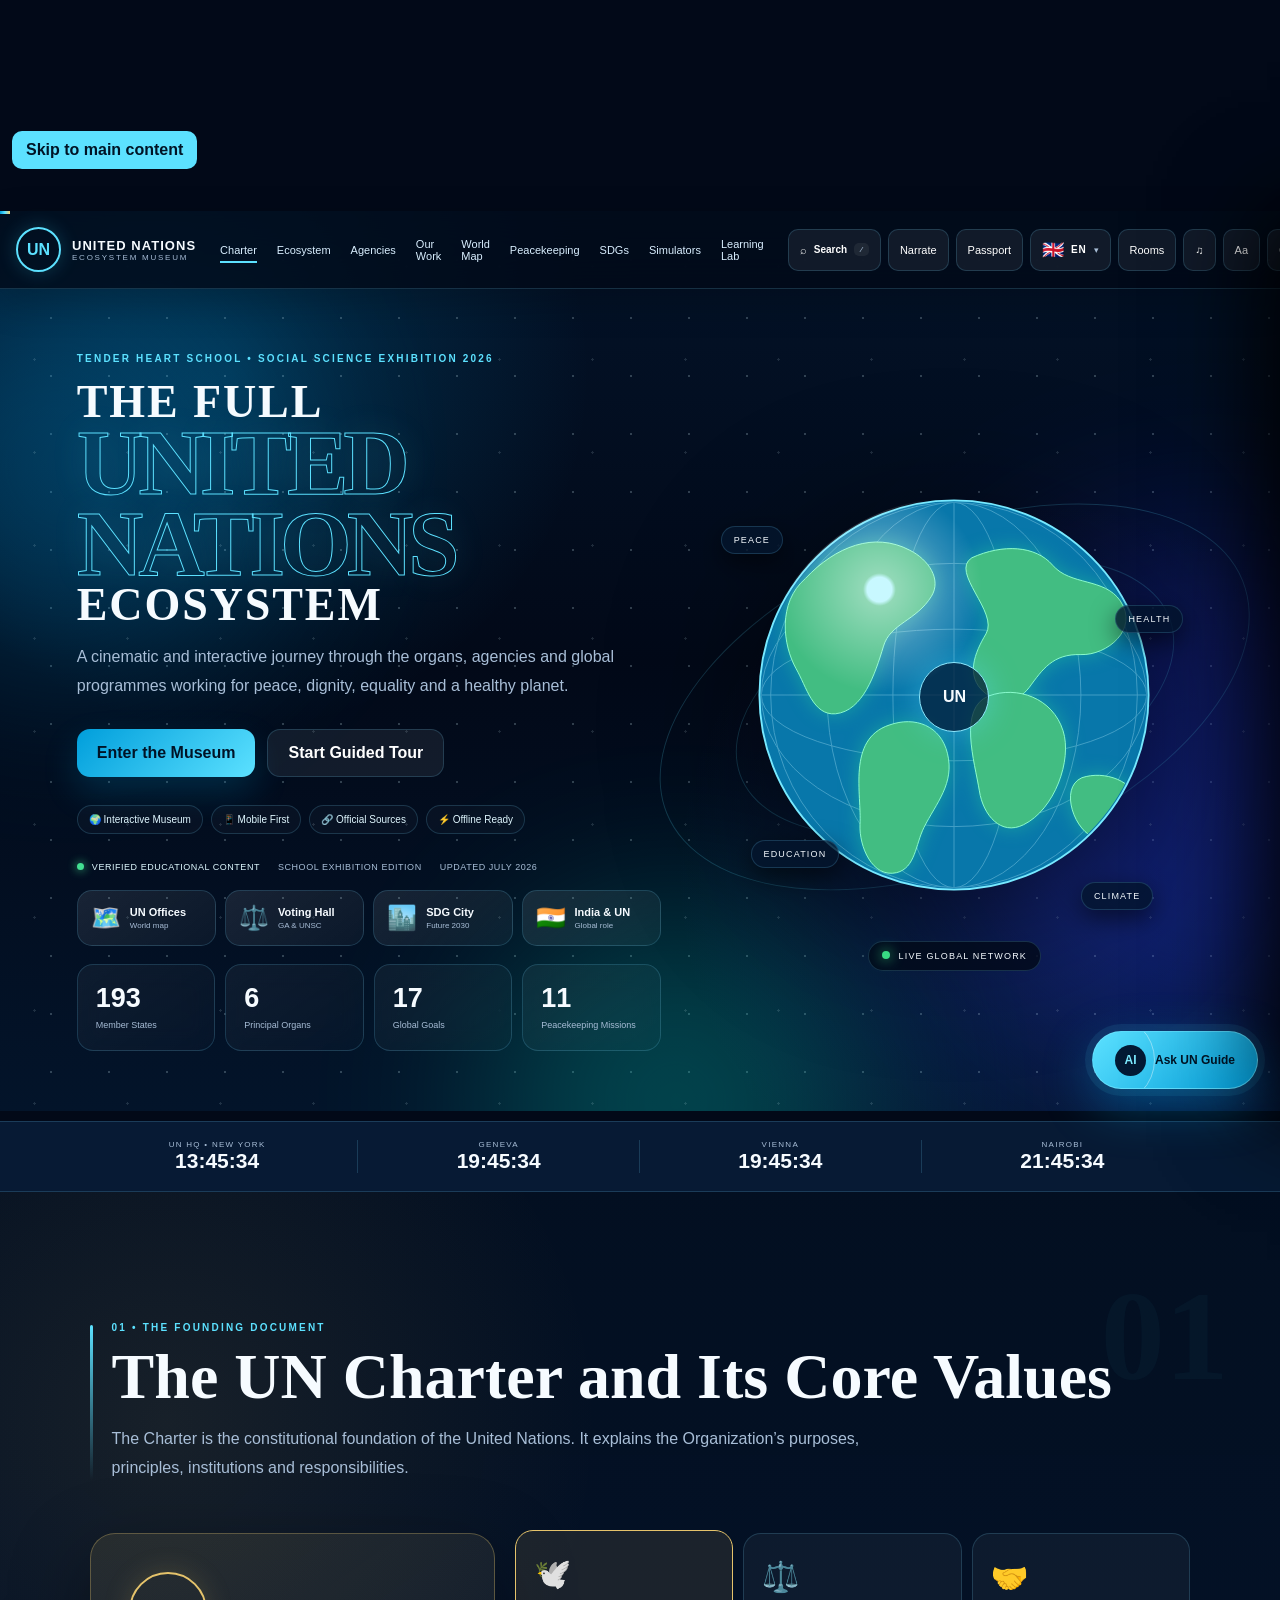
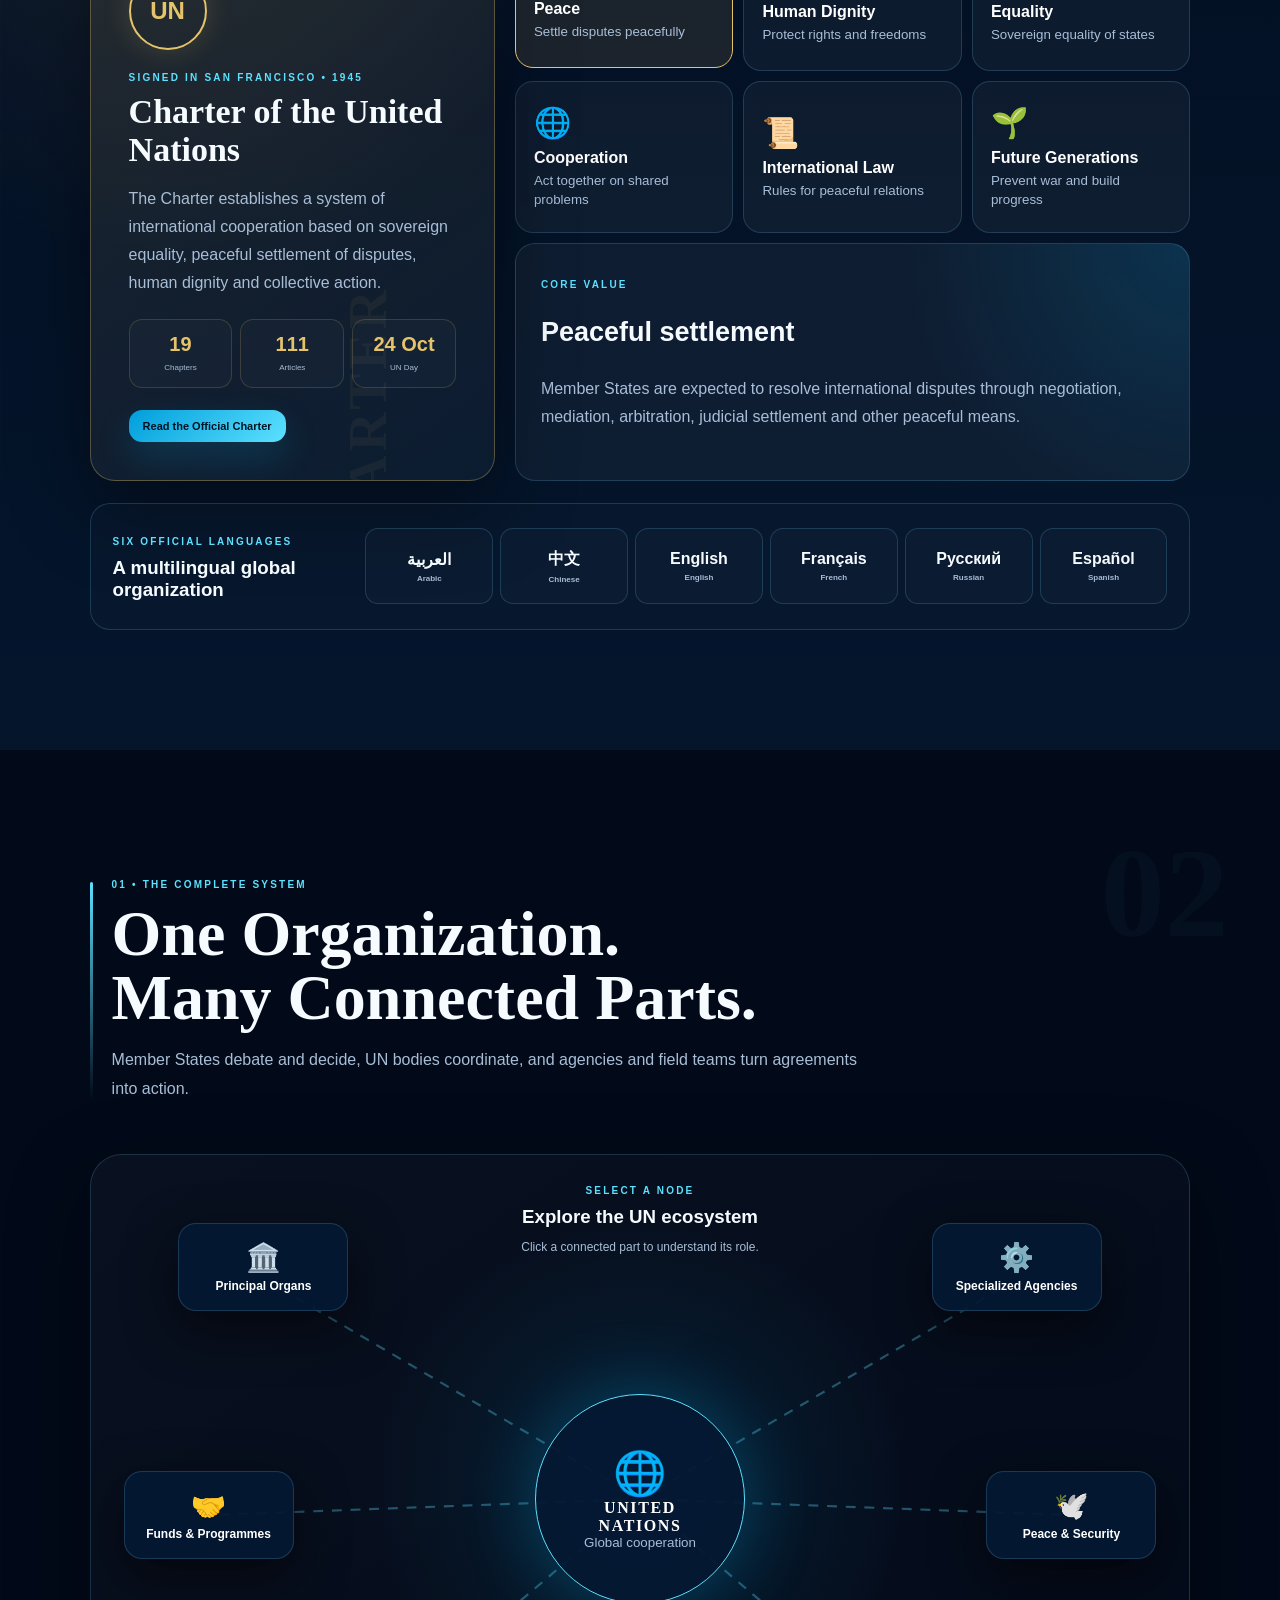
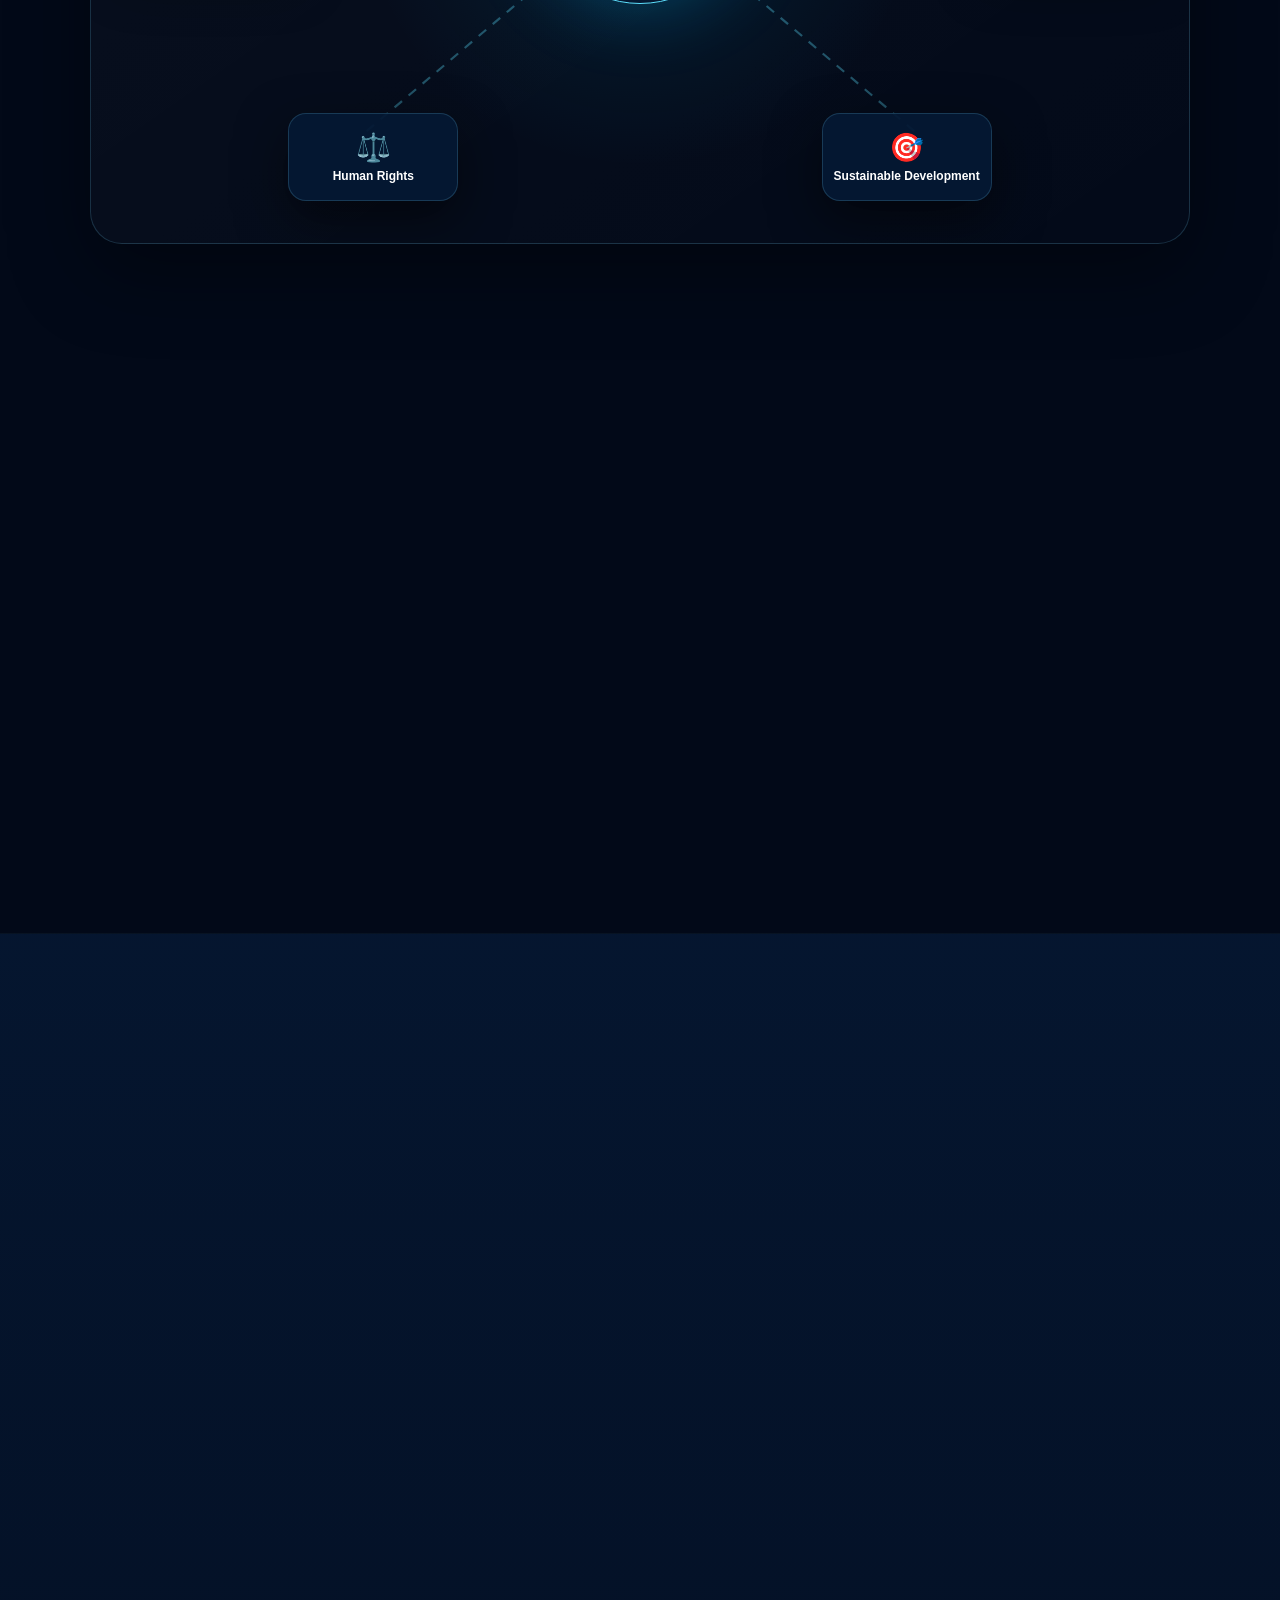
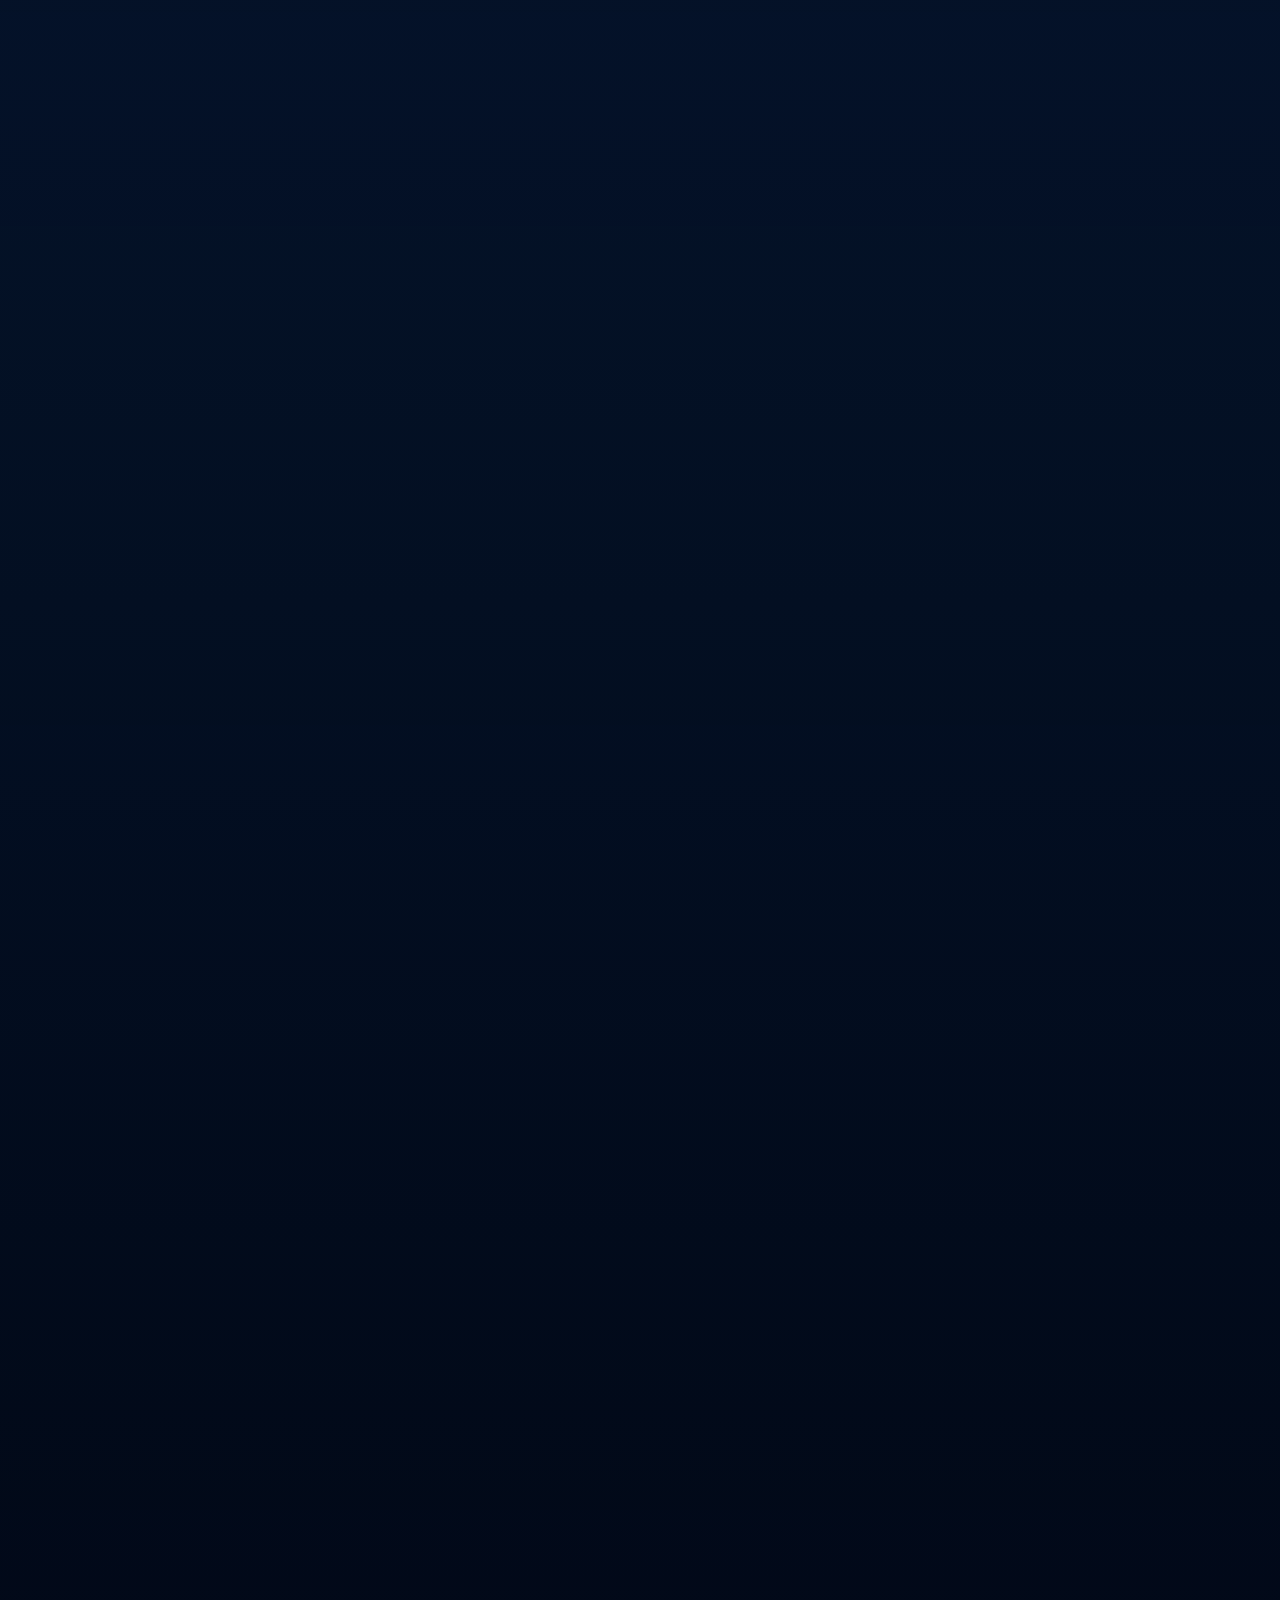
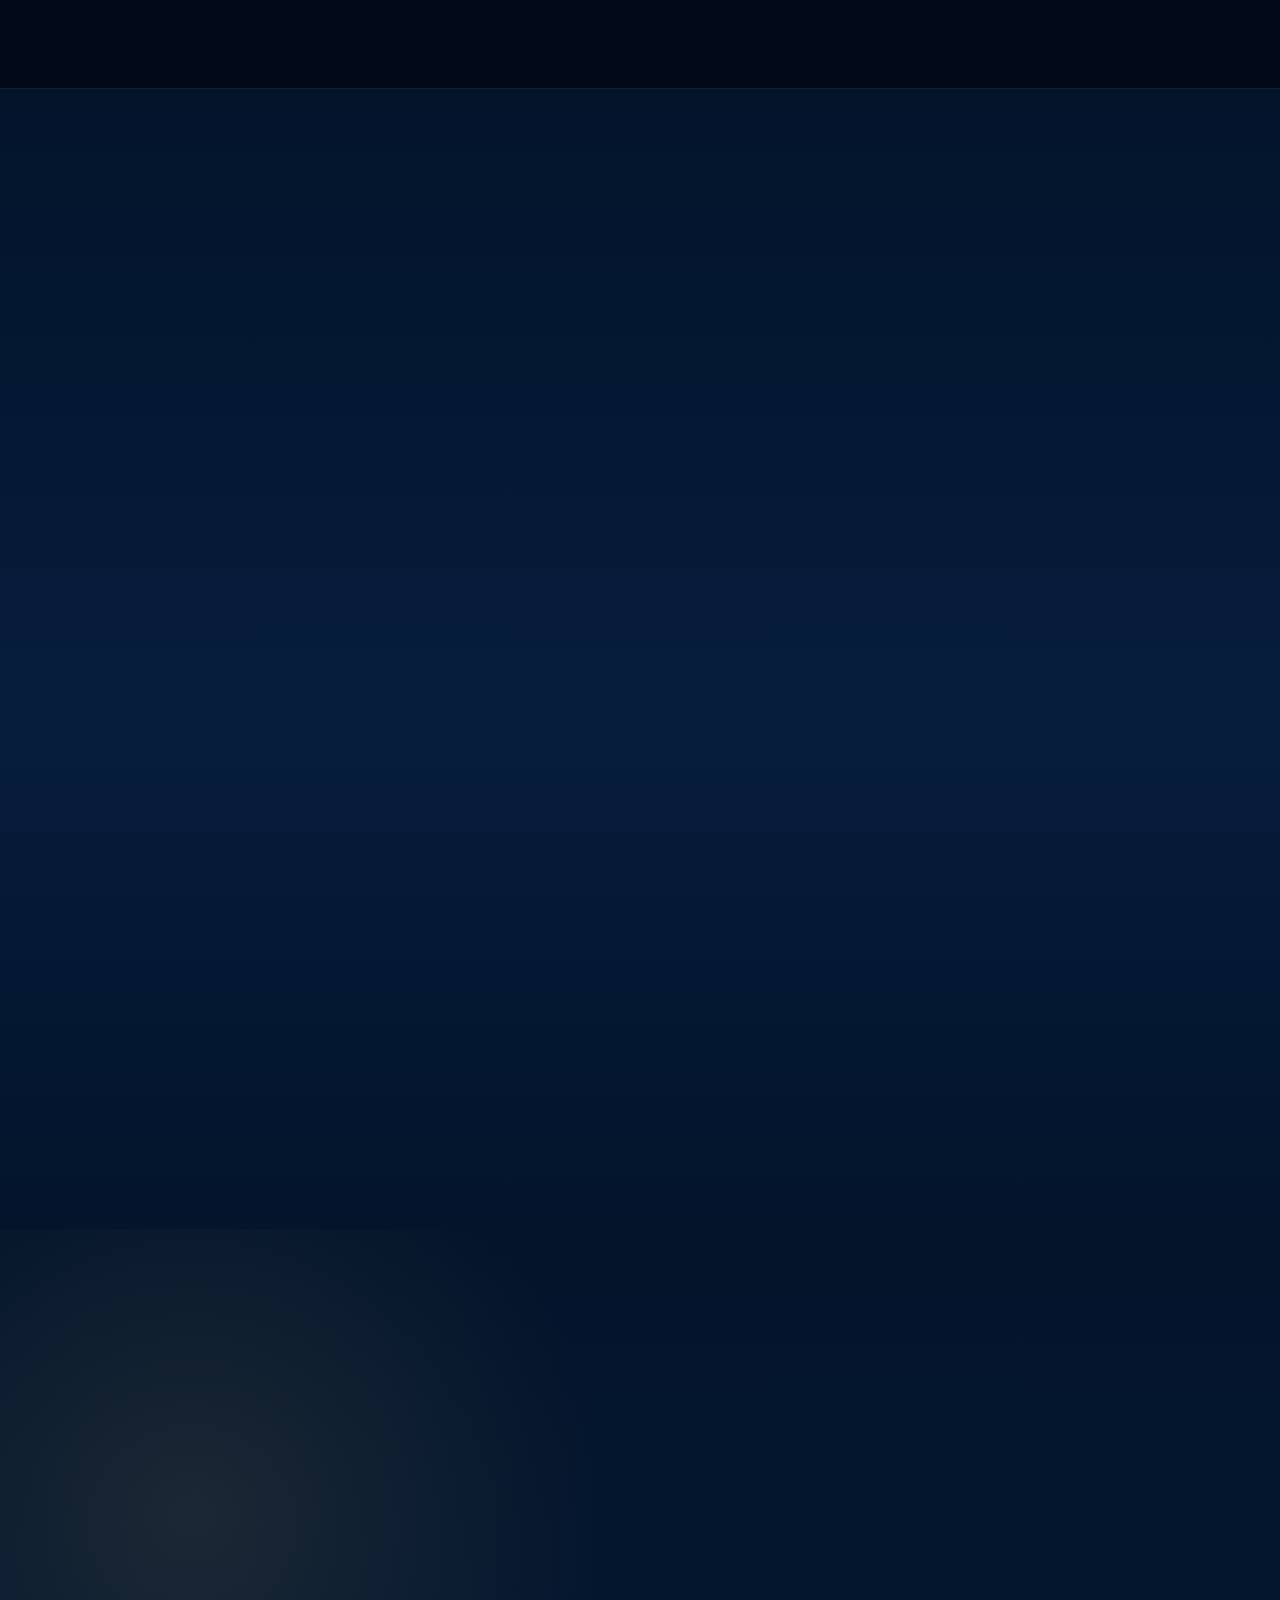
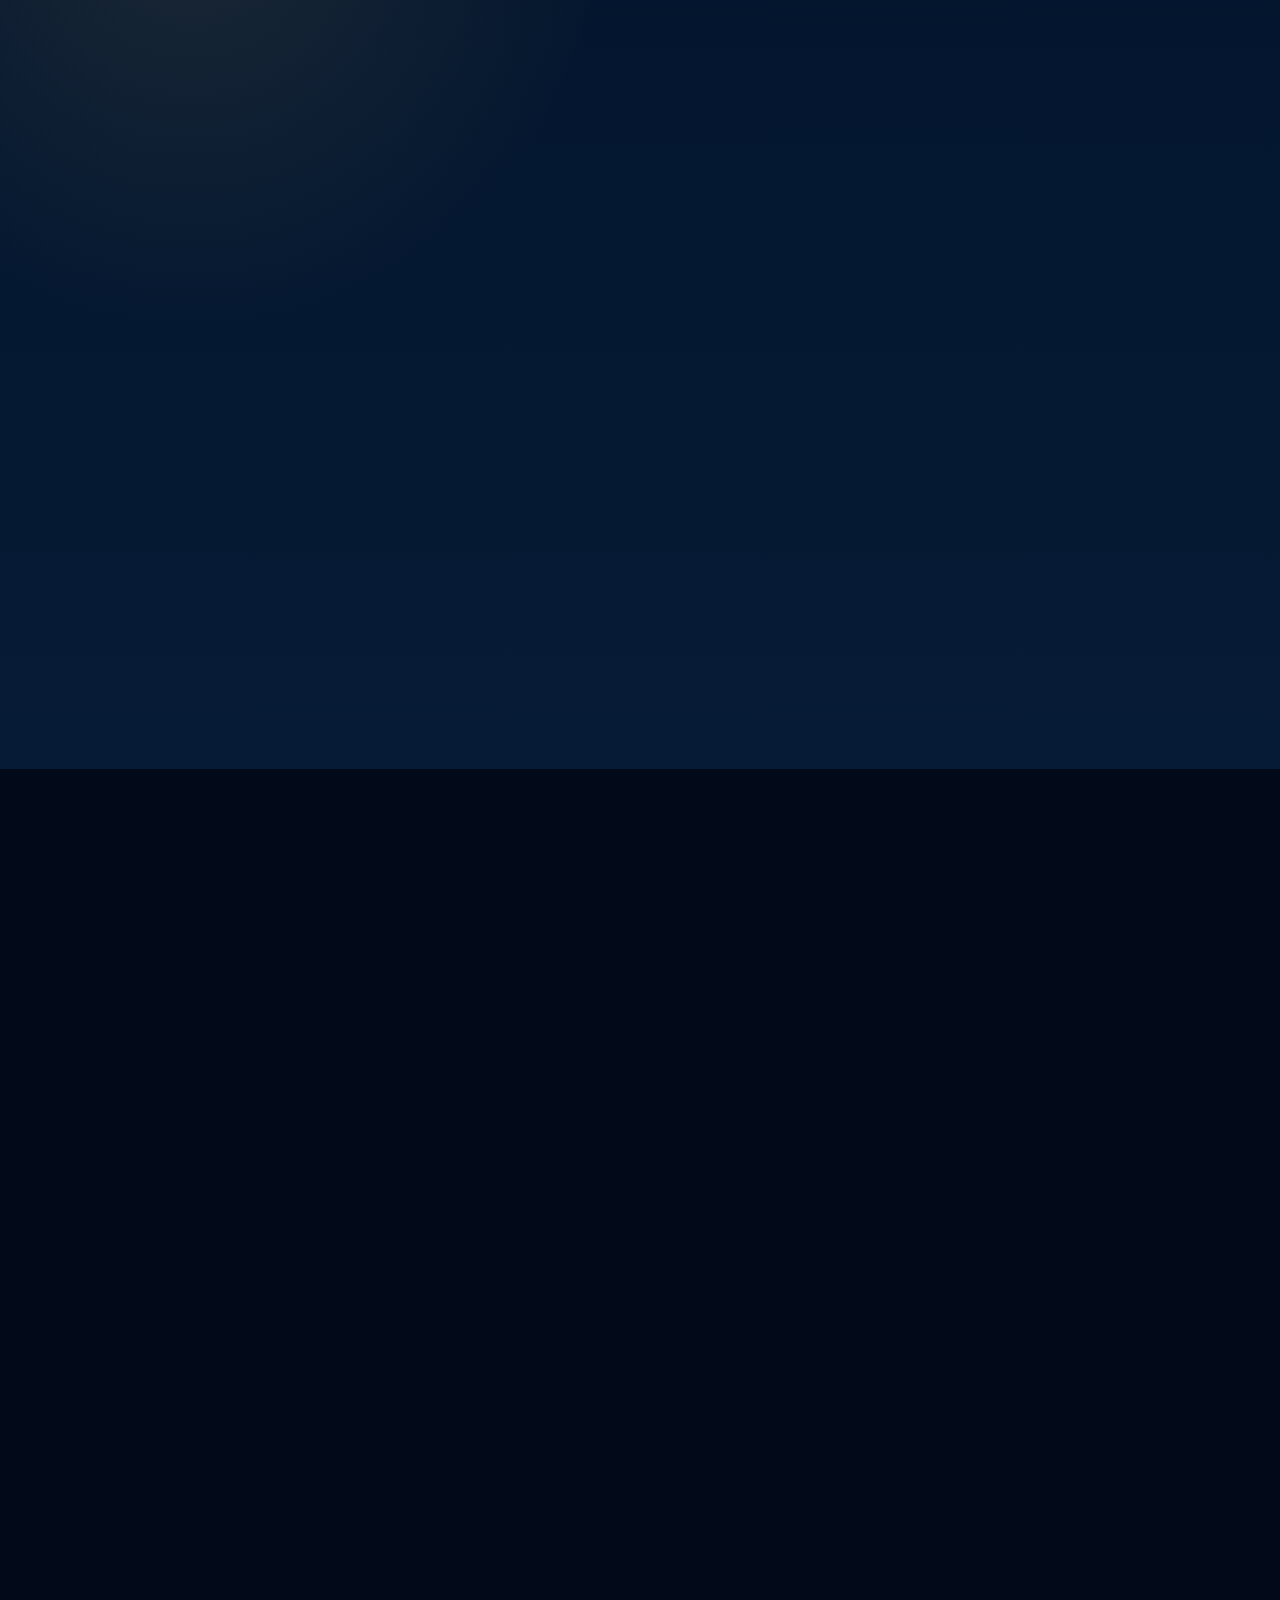
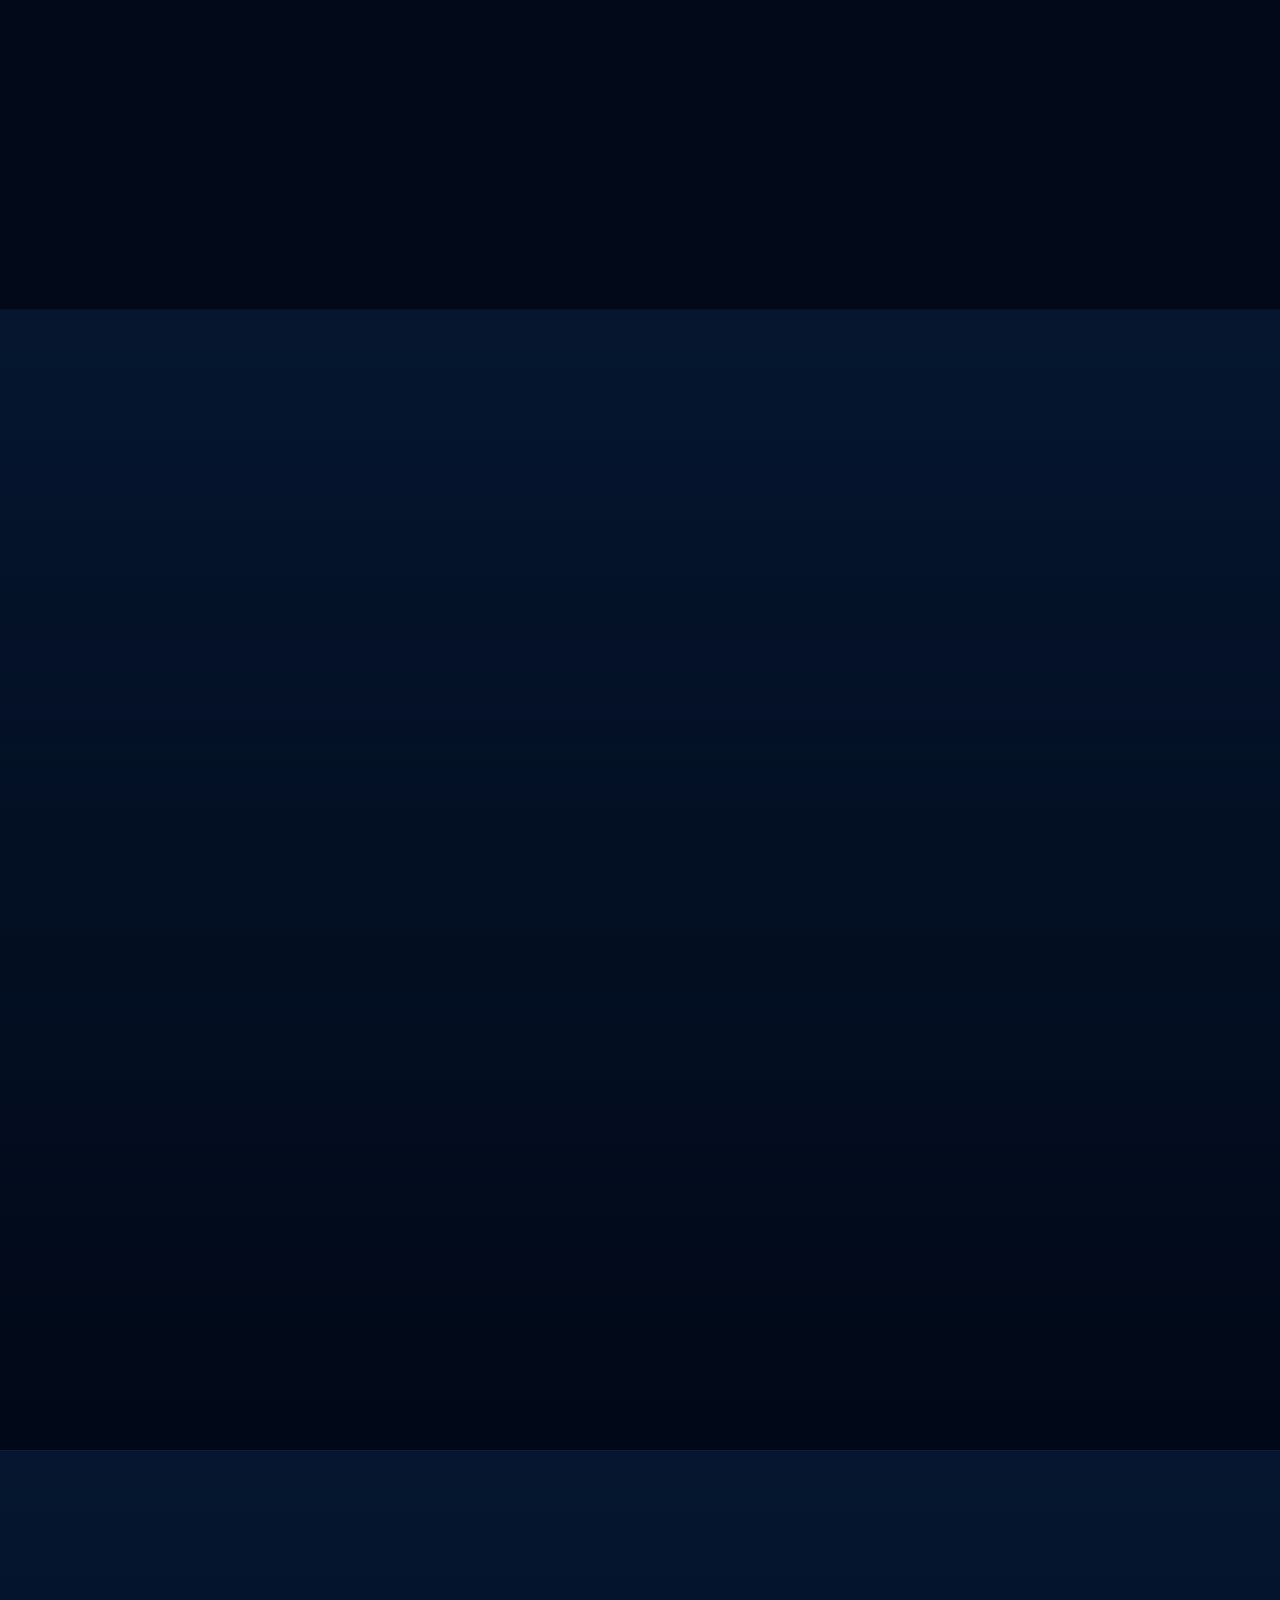
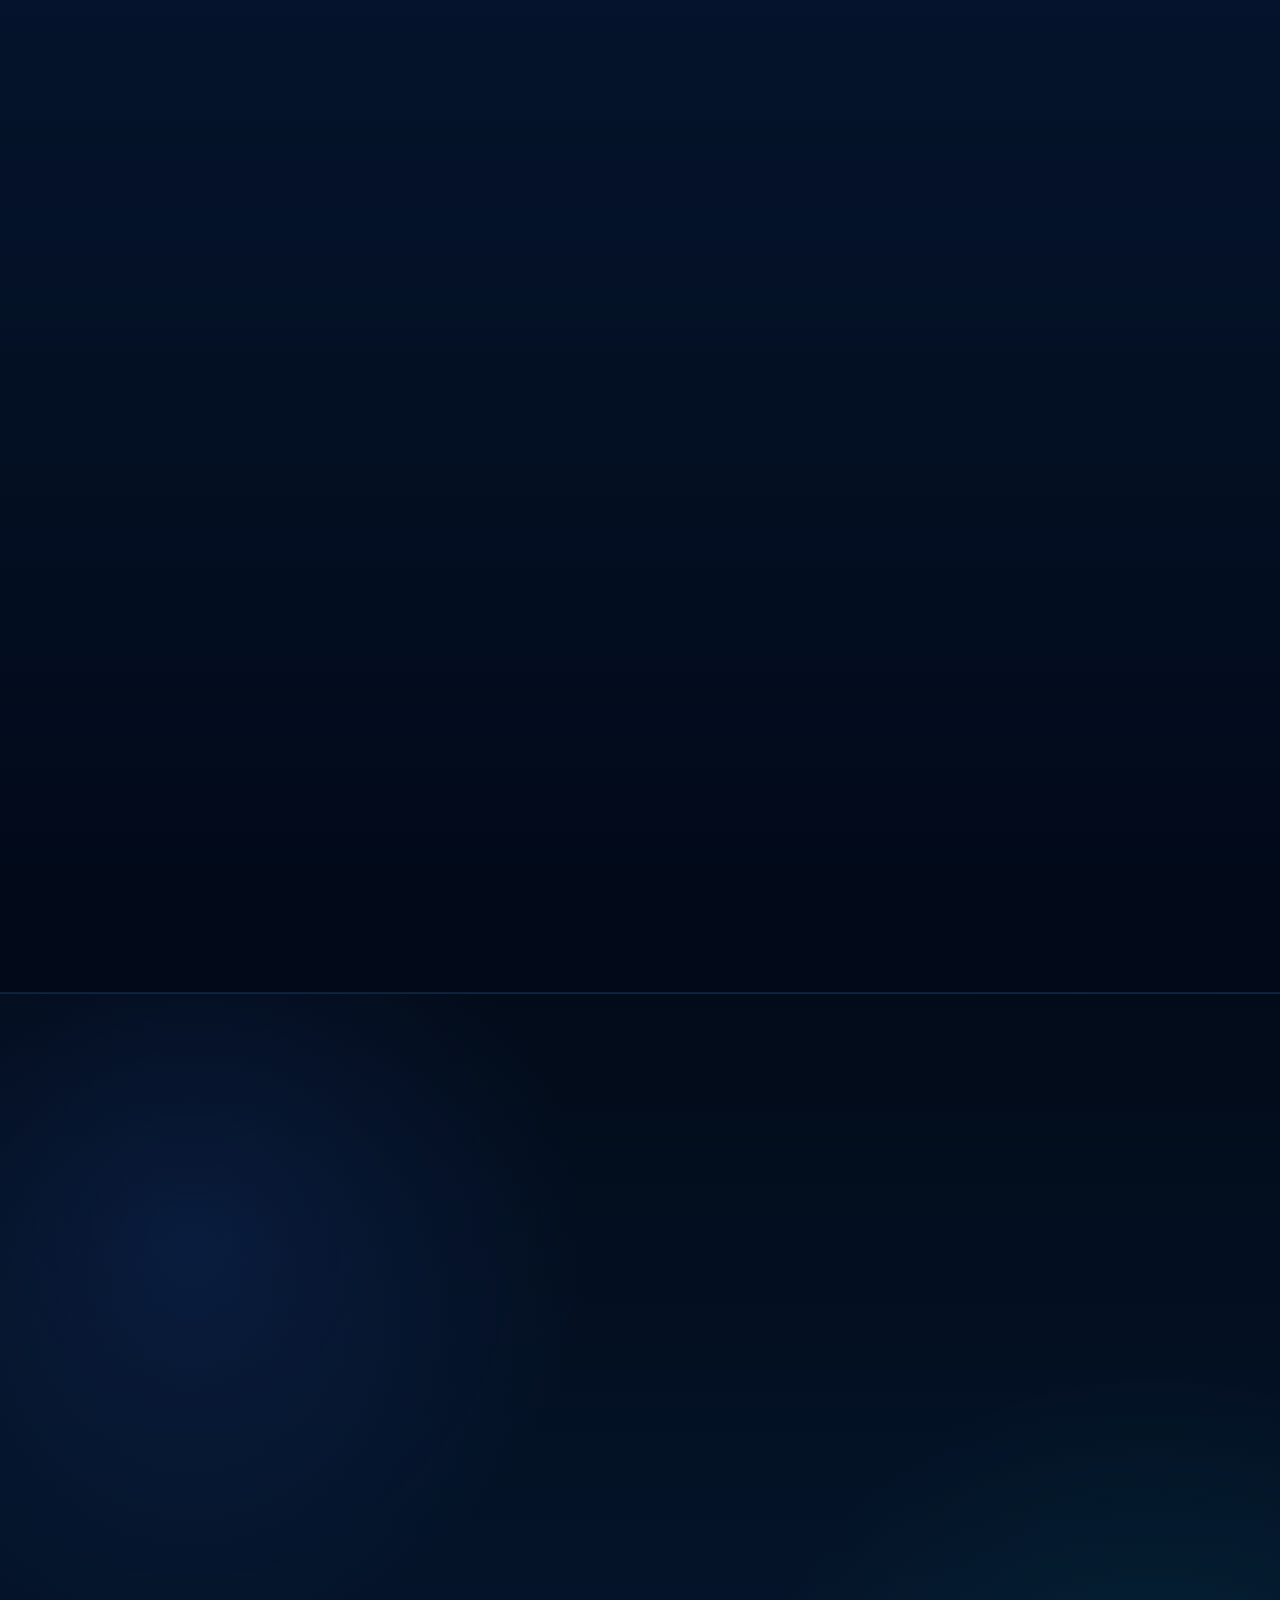
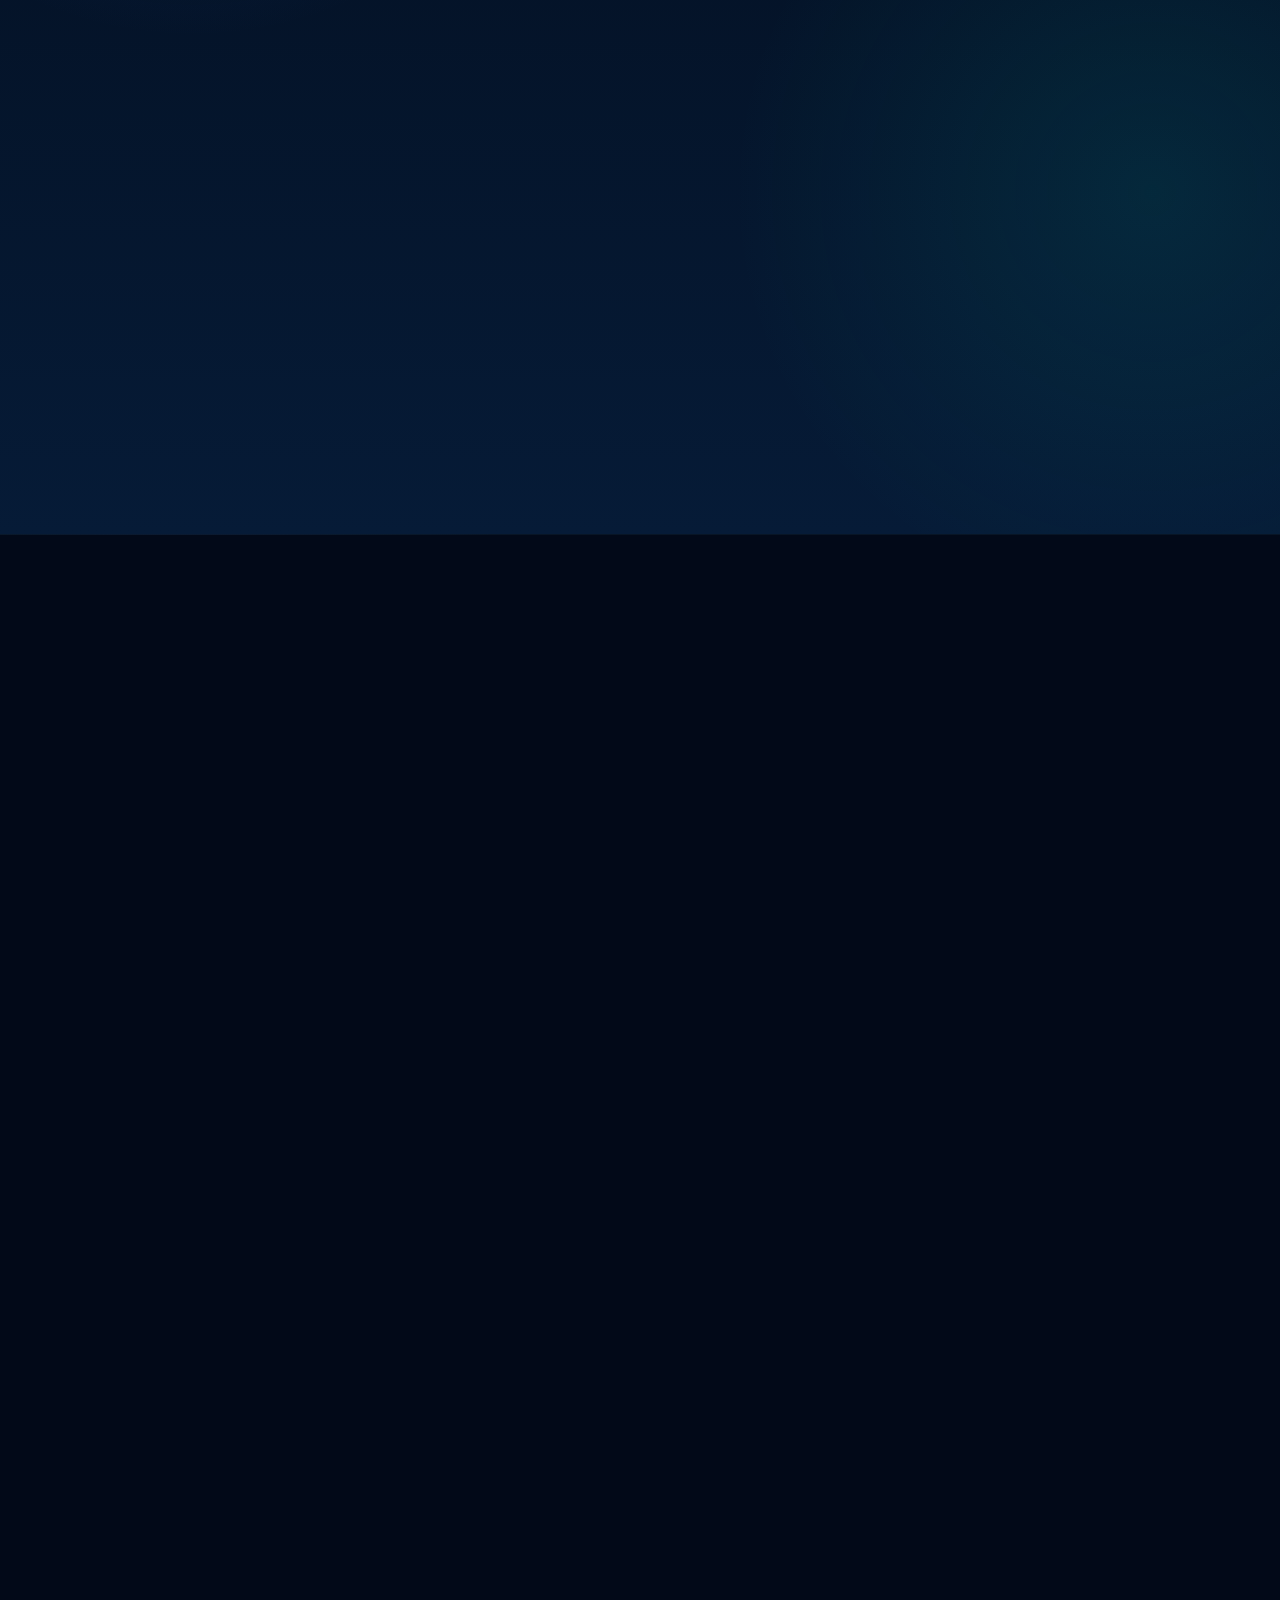
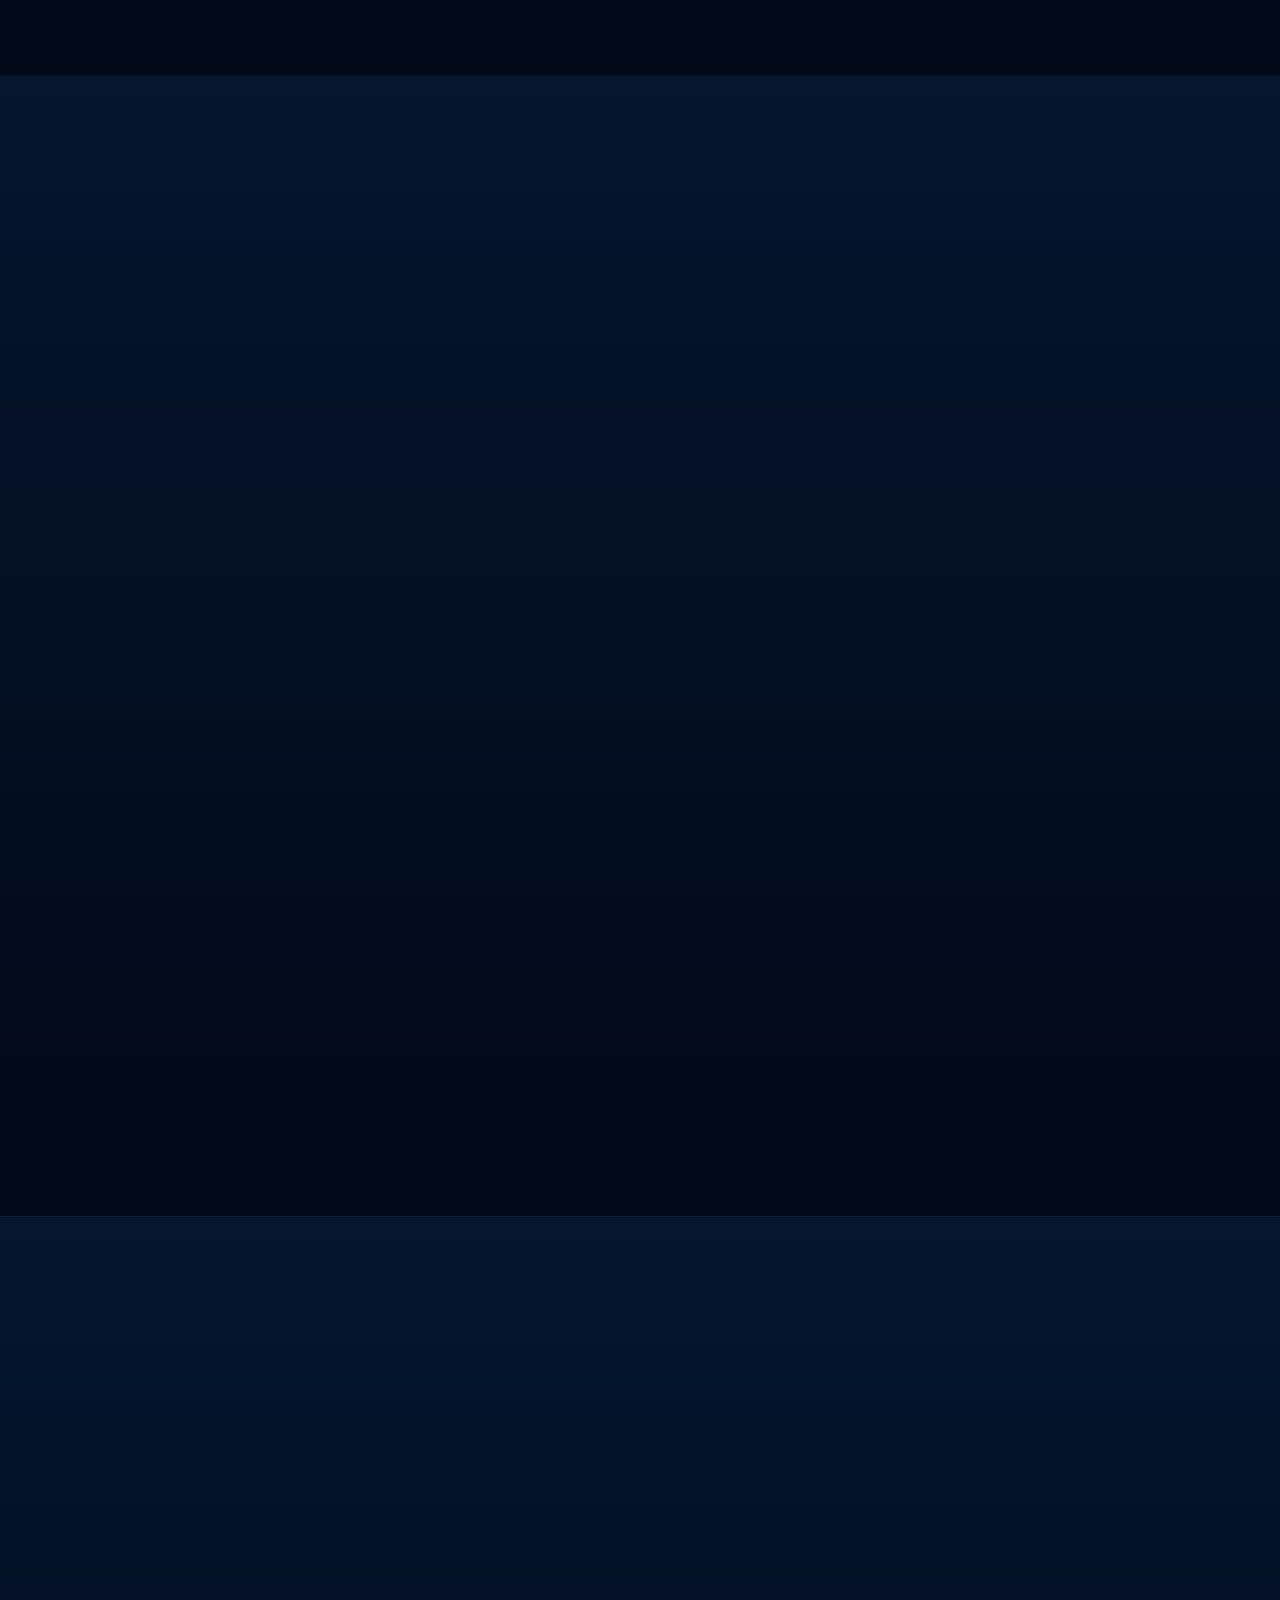
<file: fix-cache.html>
<!doctype html>
<html lang="en">
<head>
<meta charset="utf-8">
<meta name="viewport" content="width=device-width,initial-scale=1">
<title>Repair UN Museum Cache</title>
<style>
body{margin:0;min-height:100vh;display:grid;place-items:center;background:#03142d;color:white;font-family:Arial;text-align:center;padding:24px}
main{max-width:620px;padding:32px;border:1px solid #39cfff55;border-radius:24px;background:#ffffff0a}
button{padding:14px 20px;border:0;border-radius:12px;background:#5ce1ff;color:#001426;font-weight:800}
p{line-height:1.6;color:#c7dbea}
</style>
</head>
<body>
<main>
<h1>Repairing the UN Museum</h1>
<p id="status">Removing the old cached website files…</p>
<button id="repair">Repair and open website</button>
</main>
<script>
async function repair(){
  document.getElementById("status").textContent="Clearing old service workers and caches…";
  try{
    if("serviceWorker" in navigator){
      const registrations=await navigator.serviceWorker.getRegistrations();
      await Promise.all(registrations.map(reg=>reg.unregister()));
    }
    if("caches" in window){
      const keys=await caches.keys();
      await Promise.all(keys.map(key=>caches.delete(key)));
    }
  }catch(e){}
  document.getElementById("status").textContent="Repair complete. Opening the corrected website…";
  location.replace("./index.html?v=5.2-"+Date.now());
}
document.getElementById("repair").onclick=repair;
setTimeout(repair,500);
</script>
</body>
</html>
</file>
<file: style.css>
/* Critical hidden-state fix: author display rules must never override HTML hidden attributes. */
[hidden]{display:none!important}
.modal[hidden],.tour-card[hidden],.presentation-controls[hidden],.drawer-backdrop[hidden],.sim-panel[hidden],#runtimeError[hidden]{display:none!important}
:root{
  --navy:#020918;--navy-2:#04152d;--panel:#071c3c;--panel-2:#0a264d;
  --blue:#009edb;--cyan:#5ce1ff;--gold:#ffd166;--white:#f6fbff;--muted:#a8bed7;
  --line:rgba(116,216,255,.18);--glass:rgba(255,255,255,.065);
  --shadow:0 28px 80px rgba(0,0,0,.38)
}
*{box-sizing:border-box}html{scroll-behavior:smooth;scroll-padding-top:84px}body{margin:0;background:var(--navy);color:var(--white);font-family:Inter,Segoe UI,Arial,sans-serif;overflow-x:hidden}
body.no-scroll{overflow:hidden}button,input{font:inherit}button,a{ -webkit-tap-highlight-color:transparent}a{color:inherit;text-decoration:none}button{cursor:pointer}
::selection{background:var(--cyan);color:#001323}.scroll-progress{position:fixed;top:0;left:0;right:0;height:3px;z-index:1000;background:transparent}.scroll-progress span{display:block;height:100%;width:0;background:linear-gradient(90deg,var(--blue),var(--cyan),var(--gold))}
.sky{position:fixed;inset:0;z-index:-5;overflow:hidden;background:
radial-gradient(circle at 18% 18%,rgba(0,158,219,.22),transparent 28%),
radial-gradient(circle at 82% 74%,rgba(51,84,255,.19),transparent 30%),
linear-gradient(180deg,#031329 0,#020918 50%,#03142a 100%)}
.sky:before,.sky:after{content:"";position:absolute;inset:-30%;background-image:radial-gradient(#d9f7ff 1px,transparent 1.4px);background-size:58px 58px;opacity:.22;animation:starDrift 70s linear infinite}.sky:after{background-size:93px 93px;opacity:.13;animation-duration:110s;animation-direction:reverse}.sky i{position:absolute;border-radius:50%;filter:blur(90px);opacity:.28}.sky i:nth-child(1){width:420px;height:420px;background:#008fd1;left:-140px;top:5%;animation:aurora 14s ease-in-out infinite}.sky i:nth-child(2){width:520px;height:520px;background:#293cff;right:-190px;top:35%;animation:aurora 18s ease-in-out infinite reverse}.sky i:nth-child(3){width:380px;height:380px;background:#00c4ab;left:38%;bottom:-180px;animation:aurora 21s ease-in-out infinite}
.loader{position:fixed;inset:0;z-index:2000;display:grid;place-items:center;align-content:center;gap:16px;background:radial-gradient(circle at 50% 35%,#0b4f83,#04152e 45%,#010610);transition:opacity .65s,visibility .65s}.loader.hidden{opacity:0;visibility:hidden}.loader-emblem{width:126px;height:126px;position:relative;display:grid;place-items:center}.loader-emblem span{position:absolute;font-weight:900;font-size:28px;color:var(--cyan)}.loader-emblem svg{width:100%;height:100%;fill:none;stroke:var(--cyan);stroke-width:1.3;animation:spin 9s linear infinite;filter:drop-shadow(0 0 14px #5ce1ff88)}.loader p{letter-spacing:.13em;text-align:center;font-size:12px}.loader-track{width:min(330px,75vw);height:4px;border-radius:9px;background:#ffffff12;overflow:hidden}.loader-track span{display:block;width:45%;height:100%;background:linear-gradient(90deg,transparent,var(--cyan),transparent);animation:loading 1.4s infinite}.loader button{border:1px solid var(--line);background:transparent;color:#dff8ff;border-radius:20px;padding:8px 13px;font-size:11px}
.topbar{height:78px;position:fixed;top:0;left:0;right:0;z-index:700;display:flex;align-items:center;justify-content:space-between;gap:24px;padding:0 clamp(16px,4vw,64px);background:rgba(2,9,24,.78);backdrop-filter:blur(22px);border-bottom:1px solid var(--line);box-shadow:0 12px 38px rgba(0,0,0,.2)}.brand{display:flex;align-items:center;gap:11px;min-width:max-content}.brand-seal{width:45px;height:45px;border-radius:50%;border:2px solid var(--cyan);display:grid;place-items:center;font-weight:900;color:var(--cyan);box-shadow:0 0 20px #43dfff33}.brand>span:last-child{display:flex;flex-direction:column}.brand b{font-size:13px;letter-spacing:.08em}.brand small{font-size:8px;letter-spacing:.22em;color:var(--muted)}#mainNav{display:flex;align-items:center;gap:20px}#mainNav a{font-size:11px;color:#d9efff;position:relative;padding:10px 0}#mainNav a:after{content:"";position:absolute;left:0;right:100%;bottom:3px;height:2px;background:var(--cyan);transition:.3s}#mainNav a:hover:after,#mainNav a.active:after{right:0}.top-actions{display:flex;gap:7px}.top-actions button{border:1px solid var(--line);border-radius:10px;background:var(--glass);color:white;padding:9px 11px;font-size:11px}.top-actions button:hover{border-color:var(--cyan)}#menuBtn{display:none}
.rooms-drawer{position:fixed;right:0;top:0;bottom:0;z-index:1000;width:min(400px,94vw);padding:95px 30px 35px;background:rgba(4,21,45,.96);backdrop-filter:blur(24px);border-left:1px solid var(--line);box-shadow:-30px 0 90px #0009;transform:translateX(105%);transition:.35s;overflow:auto}.rooms-drawer.open{transform:none}.drawer-close{position:absolute;top:18px;right:20px;border:0;background:transparent;color:white;font-size:32px}.rooms-drawer h2{font-family:Georgia,serif;font-size:40px;margin:12px 0 25px}.room-list{display:grid;gap:9px}.room-list a{display:grid;grid-template-columns:44px 1fr;align-items:center;padding:14px;border:1px solid var(--line);border-radius:14px;background:#ffffff07}.room-list a:hover{border-color:var(--cyan);transform:translateX(-4px)}.room-list b{color:var(--cyan)}.drawer-backdrop{position:fixed;inset:0;z-index:900;background:#0009}
.hero{min-height:100vh;padding:132px clamp(18px,6vw,90px) 70px;display:grid;grid-template-columns:1.08fr .92fr;align-items:center;gap:45px;position:relative}.eyebrow{font-size:10px;letter-spacing:.22em;color:var(--cyan);font-weight:800;text-transform:uppercase}.hero h1{margin:18px 0;font-family:Georgia,"Times New Roman",serif;font-size:clamp(54px,7.2vw,108px);line-height:.88;letter-spacing:-.055em}.hero h1 small{display:block;font-size:.5em;letter-spacing:.04em}.hero h1 span{display:block;color:transparent;-webkit-text-stroke:1px var(--cyan);text-shadow:0 0 35px #5ce1ff22}.hero-lead,.section-heading>p:last-child{color:var(--muted);line-height:1.8;max-width:780px}.hero-actions{display:flex;gap:12px;margin:28px 0}.button{display:inline-flex;align-items:center;justify-content:center;border:0;border-radius:13px;padding:14px 20px;font-weight:800;transition:.25s}.button:hover{transform:translateY(-2px)}.button.primary{background:linear-gradient(135deg,var(--blue),var(--cyan));color:#001326;box-shadow:0 15px 35px #009edb33}.button.glass{border:1px solid var(--line);background:var(--glass);color:white}.button.danger{background:linear-gradient(135deg,#c83b4a,#ff6673);color:white}.button.small{padding:10px 14px;font-size:11px}.hero-badges{display:flex;flex-wrap:wrap;gap:8px;margin-bottom:28px}.hero-badges span{padding:8px 11px;border-radius:20px;border:1px solid var(--line);background:#ffffff06;font-size:10px;color:#dff7ff}.hero-stats{display:grid;grid-template-columns:repeat(4,1fr);gap:10px}.hero-stats article{padding:18px;border:1px solid var(--line);border-radius:16px;background:linear-gradient(145deg,#ffffff0d,#ffffff04);backdrop-filter:blur(12px)}.hero-stats strong{font-size:27px;display:block}.hero-stats span{font-size:9px;color:var(--muted)}
.hero-visual{min-height:610px;position:relative;display:grid;place-items:center}.earth{width:min(470px,76vw);aspect-ratio:1;position:relative;filter:drop-shadow(0 30px 70px #0009)}.earth-svg{width:100%;height:100%;animation:earthFloat 6s ease-in-out infinite}.ocean{fill:url(#none);fill:#0877aa;stroke:#77e9ff;stroke-width:2}.globe-grid{fill:none;stroke:#b9efff;stroke-width:1;opacity:.35;transform-origin:center;animation:gridRotate 18s linear infinite}.continents{fill:#42bd82;stroke:#90ffd1;stroke-width:1;filter:drop-shadow(0 0 10px #2dde9566)}.earth-shine{position:absolute;inset:8%;border-radius:50%;background:radial-gradient(circle at 31% 23%,#c8f8ff 0 3%,rgba(255,255,255,.42) 4%,transparent 25%);z-index:4;pointer-events:none}.earth-logo{position:absolute;left:50%;top:50%;transform:translate(-50%,-50%);width:70px;height:70px;border-radius:50%;display:grid;place-items:center;background:#031b36bb;border:1px solid #8eeaff;font-weight:900;box-shadow:0 0 32px #5ce1ff66}.earth-orbit{position:absolute;border:1px solid #5ce1ff33;border-radius:50%;transform:rotate(-20deg)}.orbit-one{width:92%;height:40%;animation:orbitPulse 5s ease-in-out infinite}.orbit-two{width:67%;height:102%;transform:rotate(68deg);animation:orbitPulse 7s ease-in-out infinite reverse}.floating-label{position:absolute;padding:8px 12px;border:1px solid var(--line);border-radius:20px;background:#04162dcc;font-size:9px;letter-spacing:.13em;box-shadow:0 8px 25px #0008}.fl1{left:3%;top:22%}.fl2{right:4%;top:35%}.fl3{left:9%;bottom:22%}.fl4{right:10%;bottom:15%}.network-status{position:absolute;bottom:5%;padding:9px 13px;border-radius:20px;background:#020918c9;border:1px solid var(--line);font-size:9px;letter-spacing:.13em}.network-status i{display:inline-block;width:8px;height:8px;border-radius:50%;background:#38d983;box-shadow:0 0 13px #38d983;margin-right:5px}
.world-clocks{display:grid;grid-template-columns:repeat(4,1fr);padding:18px clamp(18px,6vw,90px);background:#071a34;border-block:1px solid var(--line)}.world-clocks article{text-align:center;border-right:1px solid var(--line)}.world-clocks article:last-child{border:0}.world-clocks small{display:block;color:var(--muted);font-size:8px;letter-spacing:.16em}.world-clocks strong{font-size:21px}
.section{padding:120px clamp(18px,7vw,110px);min-height:82vh}.section-alt{background:linear-gradient(180deg,rgba(6,25,52,.83),rgba(2,9,24,.7));border-block:1px solid rgba(116,216,255,.05)}.section-heading{margin-bottom:50px;padding-left:22px;position:relative}.section-heading:before{content:"";position:absolute;left:0;top:3px;bottom:3px;width:3px;border-radius:5px;background:linear-gradient(var(--cyan),transparent)}.section-heading h2,.closing-banner h2{font-family:Georgia,serif;font-size:clamp(39px,5vw,72px);line-height:1;margin:12px 0}
.ecosystem-stage{height:690px;max-width:1120px;margin:auto;position:relative;border:1px solid var(--line);border-radius:32px;overflow:hidden;background:radial-gradient(circle at 50% 48%,#009edb22,transparent 43%),linear-gradient(145deg,#ffffff08,#ffffff02);box-shadow:var(--shadow)}.ecosystem-lines{position:absolute;inset:0;width:100%;height:100%}.ecosystem-lines path{fill:none;stroke:#5ce1ff55;stroke-width:2;stroke-dasharray:9 8;animation:dash 14s linear infinite}.ecosystem-core,.eco-node{position:absolute;border:1px solid var(--line);color:white;background:rgba(5,25,52,.94);box-shadow:0 18px 50px #0008;transition:.3s}.ecosystem-core{left:50%;top:50%;transform:translate(-50%,-50%);width:210px;height:210px;border-radius:50%;display:grid;place-items:center;align-content:center;z-index:3;border-color:var(--cyan);box-shadow:0 0 75px #009edb55}.ecosystem-core:hover{transform:translate(-50%,-50%) scale(1.04)}.ecosystem-core span{font-size:43px}.ecosystem-core b{font-family:Georgia,serif;letter-spacing:.1em}.ecosystem-core small{color:var(--muted)}.eco-node{width:170px;min-height:88px;border-radius:18px;display:grid;place-items:center;align-content:center;gap:5px}.eco-node:hover,.eco-node.active{border-color:var(--cyan);transform:scale(1.05);background:#08335d}.eco-node span{font-size:28px}.eco-node b{font-size:12px}.pos1{left:8%;top:10%}.pos2{right:8%;top:10%}.pos3{left:3%;top:46%}.pos4{right:3%;top:46%}.pos5{left:18%;bottom:6%}.pos6{right:18%;bottom:6%}.ecosystem-info{position:absolute;top:20px;left:50%;transform:translateX(-50%);width:min(470px,70%);text-align:center;z-index:2}.ecosystem-info h3{margin:6px 0}.ecosystem-info p:last-child{color:var(--muted);font-size:12px}.organ-grid{display:grid;grid-template-columns:repeat(3,1fr);gap:15px;margin-top:32px}.organ-card,.agency-card,.quiz-card,.assistant-card,.game-card{border:1px solid var(--line);border-radius:21px;background:linear-gradient(145deg,#ffffff0d,#ffffff04);backdrop-filter:blur(14px);box-shadow:0 18px 50px rgba(0,0,0,.18)}.organ-card{padding:25px;transition:.3s}.organ-card:hover{transform:translateY(-5px);border-color:var(--cyan)}.organ-card .icon{font-size:35px}.organ-card p{color:var(--muted);line-height:1.65;font-size:13px}.text-link{border:0;background:transparent;color:var(--cyan);font-weight:800;padding:0}
.agency-toolbar{display:flex;align-items:center;justify-content:space-between;gap:18px;margin-bottom:24px}.searchbox{flex:1;max-width:440px;display:flex;align-items:center;gap:9px;padding:12px 14px;border:1px solid var(--line);border-radius:14px;background:#ffffff06}.searchbox input{width:100%;border:0;outline:0;background:transparent;color:white}.searchbox input::placeholder{color:#7991ad}.filters{display:flex;flex-wrap:wrap;gap:7px;justify-content:flex-end}.filters button{border:1px solid var(--line);border-radius:20px;background:transparent;color:#dff6ff;padding:8px 11px;font-size:10px}.filters button.active{background:var(--blue);color:#001426}.agency-grid{display:grid;grid-template-columns:repeat(4,1fr);gap:15px}.agency-card{padding:20px;position:relative;overflow:hidden;transition:.32s}.agency-card:before{content:"";position:absolute;width:130px;height:130px;border-radius:50%;right:-50px;top:-55px;background:radial-gradient(circle,#5ce1ff1f,transparent 68%)}.agency-card:hover{transform:translateY(-6px);border-color:var(--cyan);box-shadow:0 25px 70px #0006}.agency-top{display:flex;align-items:flex-start;justify-content:space-between;gap:12px}.agency-icon{font-size:35px}.agency-qr{width:48px;height:48px;background:white;border-radius:7px;padding:3px}.category-tag{display:inline-block;font-size:8px;letter-spacing:.15em;color:var(--cyan);margin-top:12px}.agency-card h3{font-size:22px;margin:7px 0}.agency-card p{color:var(--muted);font-size:12px;line-height:1.55}.empty-state{text-align:center;color:var(--muted);padding:40px}
.map-shell{display:grid;grid-template-columns:1.45fr .55fr;gap:18px}.map-canvas{min-height:540px;position:relative;border:1px solid var(--line);border-radius:28px;overflow:hidden;background:radial-gradient(circle at 50% 50%,#0d527c,#06254a 55%,#03142c);box-shadow:var(--shadow)}.map-canvas svg{position:absolute;inset:0;width:100%;height:100%}.map-land{fill:#39a97888;stroke:#7af0b8;stroke-width:2;filter:drop-shadow(0 0 15px #3bd89a44)}.map-marker{position:absolute;z-index:5;transform:translate(-50%,-50%);border:0;color:white;background:#031b36;border-radius:18px;padding:7px 10px;font-size:9px;box-shadow:0 0 0 4px #5ce1ff26,0 0 18px #5ce1ff88}.map-marker:hover,.map-marker.active{background:var(--blue);color:#001326}.map-scan{position:absolute;left:0;right:0;height:2px;top:0;background:linear-gradient(90deg,transparent,var(--cyan),transparent);box-shadow:0 0 18px var(--cyan);animation:scan 6s linear infinite}.city-panel{padding:28px;border:1px solid var(--line);border-radius:26px;background:var(--glass)}.city-panel>p{color:var(--muted);line-height:1.7}.city-list{display:grid;gap:6px;margin-top:22px}.city-list button{border:1px solid var(--line);border-radius:10px;background:#ffffff06;color:white;text-align:left;padding:10px}.city-list button:hover{border-color:var(--cyan)}
.peace-dashboard{display:grid;grid-template-columns:.8fr 1.2fr;align-items:center;gap:40px}.radar{width:min(430px,78vw);aspect-ratio:1;margin:auto;border:1px solid var(--line);border-radius:50%;position:relative;background:repeating-radial-gradient(circle,transparent 0 48px,#5ce1ff13 49px 50px);box-shadow:0 0 90px #009edb20,inset 0 0 70px #009edb12}.radar:before,.radar:after{content:"";position:absolute;background:#5ce1ff22}.radar:before{width:100%;height:1px;top:50%}.radar:after{height:100%;width:1px;left:50%}.radar-sweep{position:absolute;inset:0;border-radius:50%;background:conic-gradient(#5ce1ff55,transparent 24%);animation:spin 4s linear infinite}.radar>span{position:absolute;inset:42%;border-radius:50%;display:grid;place-items:center;background:var(--blue);font-weight:900}.blip{position:absolute;width:10px;height:10px;border-radius:50%;background:var(--cyan);box-shadow:0 0 17px var(--cyan)}.b1{left:30%;top:25%}.b2{right:24%;top:46%}.b3{left:40%;bottom:18%}.peace-stat-grid{display:grid;grid-template-columns:repeat(2,1fr);gap:14px}.peace-stat-grid article{padding:27px;border:1px solid var(--line);border-radius:20px;background:var(--glass)}.peace-stat-grid strong{display:block;font-size:34px}.peace-stat-grid span{font-size:11px;color:var(--muted)}.mission-grid{display:grid;grid-template-columns:repeat(4,1fr);gap:12px;margin:35px 0}.mission-card{padding:17px;border:1px solid var(--line);border-radius:16px;background:#ffffff06;transition:.25s}.mission-card:hover{border-color:var(--cyan);transform:translateY(-3px)}.mission-card small{color:var(--cyan);font-size:8px;letter-spacing:.12em}.mission-card p{color:var(--muted);font-size:11px;line-height:1.5}.peace-process{display:grid;grid-template-columns:1fr auto 1fr auto 1fr auto 1fr auto 1fr;gap:10px;align-items:center}.peace-process article{padding:17px;border:1px solid var(--line);border-radius:16px;background:var(--glass)}.peace-process b{color:#5ce1ff55;font-size:25px}.peace-process span{display:block;font-weight:800}.peace-process small{color:var(--muted)}.peace-process i{font-style:normal;color:var(--cyan)}
.sdg-layout{display:grid;grid-template-columns:1.25fr .75fr;gap:28px;align-items:start}.sdg-grid{display:grid;grid-template-columns:repeat(5,1fr);gap:10px}.sdg-card{aspect-ratio:1;border:0;border-radius:16px;color:white;padding:12px;text-align:left;display:flex;flex-direction:column;justify-content:space-between;box-shadow:inset 0 0 0 1px #ffffff33;transition:.25s;position:relative;overflow:hidden}.sdg-card:after{content:"";position:absolute;inset:-80% -40%;background:linear-gradient(110deg,transparent 45%,#ffffff26 50%,transparent 55%);transform:translateX(-70%);transition:.7s}.sdg-card:hover:after,.sdg-card.active:after{transform:translateX(70%)}.sdg-card:hover,.sdg-card.active{transform:scale(1.045)}.sdg-card b{font-size:25px}.sdg-card span{font-size:8px;text-transform:uppercase;font-weight:800}.sdg-detail{position:sticky;top:100px;padding:32px;border:1px solid var(--line);border-radius:25px;background:var(--glass);box-shadow:var(--shadow)}.sdg-number{font-size:76px;color:#5ce1ff33;font-weight:900;line-height:1}.sdg-detail p{color:var(--muted);line-height:1.7}.goal-meter{height:9px;border-radius:10px;background:#ffffff13;overflow:hidden}.goal-meter span{display:block;height:100%;background:linear-gradient(90deg,var(--blue),var(--cyan))}
.sim-tabs{display:flex;gap:9px;margin-bottom:18px}.sim-tabs button{border:1px solid var(--line);border-radius:20px;background:transparent;color:white;padding:10px 14px}.sim-tabs button.active{background:var(--blue);color:#001326}.sim-panel{max-width:1050px;margin:auto;padding:30px;border:1px solid var(--line);border-radius:27px;background:var(--glass);box-shadow:var(--shadow)}.sim-heading{display:flex;align-items:flex-start;justify-content:space-between;gap:20px}.resolution-card{padding:23px;margin:20px 0;border-left:4px solid var(--cyan);border-radius:0 16px 16px 0;background:#009edb12}.resolution-card small{color:var(--cyan);letter-spacing:.12em}.resolution-card p{color:var(--muted)}.council-board{display:grid;grid-template-columns:repeat(5,1fr);gap:9px}.country-seat{padding:12px;border:1px solid var(--line);border-radius:14px;background:#ffffff06}.country-seat.permanent{box-shadow:inset 0 3px var(--gold)}.country-seat small{display:block;font-size:7px;color:var(--cyan);letter-spacing:.1em}.country-seat b{display:block;min-height:30px;font-size:11px;margin:7px 0}.seat-buttons{display:grid;grid-template-columns:repeat(3,1fr);gap:4px}.seat-buttons button{border:0;border-radius:6px;padding:6px 2px;background:#32465e;color:white;font-size:8px}.seat-buttons button.yes.active{background:#159b58}.seat-buttons button.no.active{background:#bd3c4a}.seat-buttons button.abs.active{background:#bd9224}.vote-summary{display:grid;grid-template-columns:repeat(3,.4fr) 1.8fr;gap:9px;margin-top:18px}.vote-summary article{padding:14px;border:1px solid var(--line);border-radius:13px;background:#ffffff06;text-align:center}.vote-summary strong{font-size:24px;display:block}.vote-summary span{color:var(--muted);font-size:9px}.vote-summary .decision{text-align:left}.sim-actions{display:flex;gap:9px;margin-top:15px}.crisis-choices{display:grid;grid-template-columns:repeat(5,1fr);gap:8px}.crisis-choices button{padding:15px 8px;border:1px solid var(--line);border-radius:13px;background:#ffffff07;color:white}.crisis-choices button:hover,.crisis-choices button.active{border-color:var(--cyan);background:#009edb1b}.crisis-result{margin-top:20px;display:grid;grid-template-columns:auto 1fr;gap:18px;padding:25px;border:1px solid var(--line);border-radius:18px;background:#02091888}.crisis-symbol{font-size:48px}.response-chain{display:flex;align-items:center;flex-wrap:wrap;gap:8px;margin-top:15px}.response-chain span{padding:10px;border:1px solid var(--line);border-radius:11px;background:#009edb13;font-size:11px}.response-chain i{color:var(--cyan)}
.gallery-grid{display:grid;grid-template-columns:repeat(3,1fr);gap:16px}.gallery-card{padding:14px 14px 22px;border:1px solid var(--line);border-radius:22px;background:#ffffff06;transition:.3s}.gallery-card:hover{transform:translateY(-6px);border-color:var(--cyan)}.gallery-scene{height:220px;border-radius:15px;display:grid;place-items:center;font-size:70px;position:relative;overflow:hidden;margin-bottom:17px}.gallery-scene:before{content:"";position:absolute;width:80%;height:65%;bottom:-24%;border-radius:50% 50% 0 0;background:#ffffff12}.gallery-scene:after{content:"";position:absolute;inset:0;background:linear-gradient(110deg,transparent 25%,#ffffff1f 48%,transparent 70%);transform:translateX(-120%);animation:galleryShine 5s infinite}.scene-ga{background:radial-gradient(circle at 50% 75%,#e9c04d55,#092445),linear-gradient(135deg,#173f69,#07152a)}.scene-sc{background:radial-gradient(circle at 50% 65%,#36badb44,#071931),linear-gradient(135deg,#0b4162,#061224)}.scene-icj{background:radial-gradient(circle,#c9a96a44,#08182d),linear-gradient(145deg,#3c3021,#061329)}.scene-peace{background:radial-gradient(circle,#52dfff44,#071d3a),linear-gradient(145deg,#144b75,#061327)}.scene-humanitarian{background:radial-gradient(circle,#ff8c6b44,#261321),linear-gradient(145deg,#4c2539,#071327)}.scene-sdg{background:conic-gradient(#e5243b,#dda63a,#4c9f38,#26bde2,#00689d,#e5243b)}.gallery-card small{font-size:8px;letter-spacing:.13em;color:var(--cyan)}.gallery-card p{color:var(--muted);line-height:1.55;font-size:12px}
.timeline{display:grid;grid-template-columns:repeat(3,1fr);gap:14px}.timeline article{padding:25px;border:1px solid var(--line);border-radius:20px;background:var(--glass);position:relative}.timeline b{font-size:35px;color:var(--cyan)}.timeline p{color:var(--muted);line-height:1.6;font-size:13px}.timeline article:after{content:"";position:absolute;right:17px;top:20px;width:8px;height:8px;border-radius:50%;background:var(--cyan);box-shadow:0 0 15px var(--cyan)}
.learning-grid{display:grid;grid-template-columns:1fr 1fr;gap:17px}.quiz-card,.assistant-card{padding:27px}.card-heading{display:flex;justify-content:space-between;gap:15px}.difficulty-buttons{display:flex;gap:5px}.difficulty-buttons button{border:1px solid var(--line);border-radius:18px;background:transparent;color:white;padding:7px 9px;font-size:9px}.difficulty-buttons button.active{background:var(--blue);color:#001326}.quiz-progress{height:7px;border-radius:8px;background:#ffffff12;overflow:hidden;margin:19px 0 8px}.quiz-progress span{display:block;height:100%;width:0;background:linear-gradient(90deg,var(--blue),var(--cyan));transition:.35s}.muted{color:var(--muted);font-size:11px}.quiz-answers{display:grid;gap:8px;margin:17px 0}.quiz-answers button{padding:12px;border:1px solid var(--line);border-radius:11px;background:#ffffff06;color:white;text-align:left}.quiz-answers button.correct{background:#159b5844;border-color:#31d980}.quiz-answers button.wrong{background:#bd3c4a44;border-color:#ff6674}.assistant-title{display:flex;align-items:center;gap:12px}.assistant-title>span{font-size:34px}.assistant-title p{color:var(--muted);margin:0}.chat-log{height:280px;overflow:auto;margin:17px 0;padding:12px;border-radius:15px;background:#02091899}.bot-message,.user-message{max-width:86%;padding:11px 13px;margin:8px 0;border-radius:13px;font-size:12px;line-height:1.55}.bot-message{background:#0b3a64}.user-message{margin-left:auto;background:#0579aa}.quick-prompts{display:flex;flex-wrap:wrap;gap:6px}.quick-prompts button{border:1px solid var(--line);border-radius:18px;background:transparent;color:#dff6ff;padding:7px 9px;font-size:9px}.chat-form{display:flex;gap:7px;margin-top:11px}.chat-form input,.game-card input{flex:1;border:1px solid var(--line);border-radius:10px;background:#ffffff07;color:white;padding:11px;outline:0}.chat-form button{border:0;border-radius:10px;background:var(--blue);color:white;padding:0 15px}.mini-games{display:grid;grid-template-columns:1fr 1fr;gap:17px;margin-top:17px}.game-card{padding:25px}.game-card>span{font-size:34px}.choice-row{display:flex;flex-wrap:wrap;gap:7px;margin:12px 0}.choice-row button{border:1px solid var(--line);border-radius:10px;background:#ffffff07;color:white;padding:8px 10px}.comparison-section{padding:100px clamp(18px,7vw,110px)}.table-wrap{overflow:auto;border:1px solid var(--line);border-radius:20px}.table-wrap table{width:100%;min-width:830px;border-collapse:collapse}.table-wrap th,.table-wrap td{text-align:left;padding:16px;border-bottom:1px solid var(--line)}.table-wrap th{font-size:9px;letter-spacing:.13em;color:var(--cyan);background:#009edb16}.table-wrap td{font-size:12px;color:#c9daeb}.closing-banner{margin:65px clamp(14px,6vw,85px);padding:45px;border-radius:30px;background:linear-gradient(135deg,#0078b0,#19bde5);display:flex;align-items:center;justify-content:space-between;position:relative;overflow:hidden;box-shadow:0 25px 80px #009edb33}.closing-banner:after{content:"";position:absolute;width:500px;height:500px;border:1px solid #ffffff28;border-radius:50%;right:-190px;top:-240px}.closing-seal{width:150px;height:150px;border:2px solid white;border-radius:50%;display:grid;place-items:center;align-content:center;text-align:center;z-index:2}.closing-seal strong{font-size:32px}.closing-seal small{font-size:9px;letter-spacing:.15em}footer{padding:35px clamp(18px,5vw,75px);display:flex;align-items:center;justify-content:space-between;gap:24px;border-top:1px solid var(--line);color:var(--muted);font-size:10px}footer p{max-width:500px}
.modal{position:fixed;inset:0;z-index:1400;display:grid;place-items:center;padding:18px;background:#000c}.modal-dialog{width:min(930px,100%);max-height:90vh;overflow:auto;padding:30px;border:1px solid var(--line);border-radius:26px;background:#061832;box-shadow:0 35px 100px #000;position:relative}.modal-close{position:absolute;right:15px;top:10px;border:0;background:transparent;color:white;font-size:31px}.modal-grid{display:grid;grid-template-columns:1fr 215px;gap:25px}.modal-grid p,.modal-grid li{color:var(--muted);line-height:1.65}.modal-qr{width:100%;padding:10px;background:white;border-radius:15px}.modal-hero{height:250px;border-radius:18px;display:grid;place-items:center;font-size:85px;background:radial-gradient(circle,#159cc366,#031329);margin-bottom:24px}.tour-card{position:fixed;z-index:1300;left:50%;bottom:24px;transform:translateX(-50%);width:min(680px,92vw);padding:24px;border:1px solid var(--cyan);border-radius:21px;background:#061832f2;box-shadow:0 25px 80px #000}.tour-card>button{position:absolute;right:10px;top:7px;border:0;background:transparent;color:white;font-size:23px}.tour-card>div{display:flex;gap:8px;justify-content:flex-end}.presentation-controls{position:fixed;z-index:1600;left:50%;bottom:15px;transform:translateX(-50%);display:flex;align-items:center;gap:9px;padding:8px;border:1px solid var(--line);border-radius:30px;background:#031329e8}.presentation-controls button{border:0;border-radius:18px;background:#ffffff10;color:white;padding:8px 12px}.presentation-controls span{font-size:10px;color:var(--muted)}.toast{position:fixed;z-index:1700;right:20px;bottom:20px;max-width:320px;padding:13px 16px;border:1px solid var(--line);border-radius:13px;background:#061832;box-shadow:0 18px 60px #000;opacity:0;transform:translateY(15px);pointer-events:none;transition:.3s}.toast.show{opacity:1;transform:none}.reveal{opacity:0;transform:translateY(25px);transition:.75s}.reveal.visible{opacity:1;transform:none}
body.presentation-mode .topbar,body.presentation-mode footer{display:none}body.presentation-mode .presentation-stop{min-height:100vh;padding-top:90px}body.presentation-mode{font-size:108%}
@keyframes spin{to{transform:rotate(360deg)}}@keyframes loading{from{transform:translateX(-120%)}to{transform:translateX(280%)}}@keyframes starDrift{to{transform:translate3d(200px,160px,0)}}@keyframes aurora{50%{transform:translate(110px,65px) scale(1.15)}}@keyframes earthFloat{50%{transform:translateY(-10px)}}@keyframes gridRotate{to{transform:rotate(360deg)}}@keyframes orbitPulse{50%{opacity:.35;transform:rotate(-20deg) scale(1.05)}}@keyframes dash{to{stroke-dashoffset:-220}}@keyframes scan{to{top:100%}}@keyframes galleryShine{0%,72%{transform:translateX(-120%)}100%{transform:translateX(120%)}}@keyframes pulse{50%{transform:scale(1.08)}}
@media(max-width:1100px){#mainNav{display:none;position:absolute;top:78px;left:0;right:0;flex-direction:column;align-items:stretch;padding:18px 28px;background:#04152ef5;border-bottom:1px solid var(--line)}#mainNav.open{display:flex}#menuBtn{display:block}.hero{grid-template-columns:1fr;text-align:center}.hero-lead{margin:auto}.hero-actions,.hero-badges{justify-content:center}.hero-visual{order:-1;min-height:480px}.earth{width:380px}.agency-grid{grid-template-columns:repeat(3,1fr)}.map-shell,.peace-dashboard,.sdg-layout,.learning-grid{grid-template-columns:1fr}.city-panel{min-height:auto}.mission-grid{grid-template-columns:repeat(3,1fr)}.peace-process{grid-template-columns:1fr}.peace-process i{transform:rotate(90deg);text-align:center}.sdg-detail{position:static}.council-board{grid-template-columns:repeat(3,1fr)}.gallery-grid{grid-template-columns:repeat(2,1fr)}}
@media(max-width:720px){.topbar{height:68px}.brand b{font-size:10px}.brand small{font-size:7px}.brand-seal{width:39px;height:39px}.top-actions #presentBtn,.top-actions #roomsBtn{display:none}.top-actions button{padding:8px}.hero{padding:105px 18px 55px}.hero h1{font-size:48px}.hero-stats,.world-clocks{grid-template-columns:repeat(2,1fr)}.world-clocks article{padding:8px}.hero-visual{min-height:390px}.earth{width:315px}.floating-label{font-size:7px}.section{padding:90px 18px}.section-heading{padding-left:15px}.ecosystem-stage{height:auto;padding:235px 14px 18px;display:grid;gap:8px}.ecosystem-lines{display:none}.ecosystem-core{top:115px;width:170px;height:170px}.eco-node{position:static;width:100%;min-height:58px;grid-template-columns:auto 1fr;justify-content:start;padding:10px 16px}.ecosystem-info{top:205px;width:90%}.organ-grid,.agency-grid,.mission-grid,.gallery-grid,.timeline,.mini-games{grid-template-columns:1fr}.agency-toolbar{align-items:stretch;flex-direction:column}.filters{justify-content:flex-start}.map-canvas{min-height:410px}.sdg-grid{grid-template-columns:repeat(3,1fr)}.peace-stat-grid{grid-template-columns:1fr 1fr}.sim-panel{padding:20px}.sim-heading{flex-direction:column}.council-board{grid-template-columns:1fr 1fr}.vote-summary{grid-template-columns:repeat(3,1fr)}.vote-summary .decision{grid-column:1/4}.sim-actions{flex-direction:column}.crisis-choices{grid-template-columns:1fr 1fr}.card-heading{flex-direction:column}.closing-banner{margin:25px 12px;padding:28px;flex-direction:column;text-align:center}.closing-seal{width:115px;height:115px}footer{flex-direction:column;text-align:center}.modal-grid{grid-template-columns:1fr}.modal-dialog{padding:23px}.presentation-controls{width:94%;justify-content:center}}
@media(prefers-reduced-motion:reduce){*,*:before,*:after{animation-duration:.001ms!important;animation-iteration-count:1!important;scroll-behavior:auto!important}.reveal{opacity:1;transform:none}}


/* ===== UN AI GUIDE — SITE-WIDE CHATBOT ===== */
.ai-launcher{
  position:fixed;right:22px;bottom:22px;z-index:1250;min-width:166px;height:58px;
  display:flex;align-items:center;justify-content:center;gap:9px;padding:0 18px;
  border:1px solid rgba(110,229,255,.7);border-radius:30px;color:#001426;
  background:linear-gradient(135deg,#5ce1ff,#009edb);font-weight:900;
  box-shadow:0 16px 50px rgba(0,158,219,.42),0 0 0 7px rgba(92,225,255,.09);
  overflow:hidden;transition:transform .25s,box-shadow .25s,opacity .25s
}
.ai-launcher:hover{transform:translateY(-4px) scale(1.02);box-shadow:0 22px 65px rgba(0,158,219,.55),0 0 0 10px rgba(92,225,255,.1)}
.ai-launcher b{width:31px;height:31px;display:grid;place-items:center;border-radius:50%;background:#031a35;color:#7ceaff;font-size:12px;z-index:2}
.ai-launcher>span:last-child{font-size:12px;z-index:2}
.ai-launcher-orbit{position:absolute;width:90px;height:90px;border:1px solid rgba(255,255,255,.4);border-radius:50%;left:-28px;animation:spin 7s linear infinite}
.ai-launcher.has-unread:after{content:"";position:absolute;right:7px;top:5px;width:10px;height:10px;border-radius:50%;background:#ffcc4d;box-shadow:0 0 13px #ffcc4d}
.ai-panel{
  position:fixed;right:22px;bottom:94px;z-index:1240;width:min(430px,calc(100vw - 28px));
  height:min(650px,76vh);display:flex;flex-direction:column;overflow:hidden;
  border:1px solid rgba(102,220,255,.3);border-radius:25px;
  background:linear-gradient(180deg,rgba(8,31,62,.985),rgba(2,12,29,.99));
  box-shadow:0 32px 110px rgba(0,0,0,.65),0 0 55px rgba(0,158,219,.14);
  backdrop-filter:blur(24px);opacity:0;visibility:hidden;transform:translateY(24px) scale(.96);
  transform-origin:bottom right;transition:opacity .28s,visibility .28s,transform .28s
}
.ai-panel.open{opacity:1;visibility:visible;transform:none}
.ai-header{min-height:75px;display:flex;align-items:center;gap:11px;padding:14px 15px;
  background:linear-gradient(110deg,rgba(0,158,219,.3),rgba(92,225,255,.08));border-bottom:1px solid var(--line)}
.ai-avatar{width:45px;height:45px;border-radius:50%;display:grid;place-items:center;position:relative;
  background:radial-gradient(circle at 35% 25%,#5ce1ff,#096ca3 60%,#03162d);border:1px solid #8bedff;
  box-shadow:0 0 24px rgba(92,225,255,.33)}
.ai-avatar span{font-size:12px;font-weight:900}.ai-avatar i{position:absolute;right:0;bottom:1px;width:10px;height:10px;border-radius:50%;background:#3cdd8b;border:2px solid #061a35;box-shadow:0 0 10px #3cdd8b}
.ai-heading{display:flex;flex-direction:column;flex:1}.ai-heading strong{font-size:15px}.ai-heading small{color:#b8cee2;font-size:9px;letter-spacing:.05em}.ai-heading small i{display:inline-block;width:6px;height:6px;border-radius:50%;background:#3cdd8b;margin-right:4px}
.ai-header-actions{display:flex;gap:4px}.ai-header-actions button{width:32px;height:32px;display:grid;place-items:center;border:1px solid var(--line);border-radius:9px;background:#ffffff08;color:white;font-size:13px}.ai-header-actions button:hover{border-color:var(--cyan);background:#009edb20}
.ai-privacy{display:flex;align-items:center;gap:8px;padding:8px 14px;background:#062849;border-bottom:1px solid var(--line)}.ai-privacy span{font-size:12px}.ai-privacy p{margin:0;color:#b8cee2;font-size:9px;line-height:1.4}
.ai-messages{flex:1;overflow-y:auto;padding:16px 13px 10px;scroll-behavior:smooth}.ai-messages::-webkit-scrollbar{width:6px}.ai-messages::-webkit-scrollbar-thumb{background:#2b5478;border-radius:8px}
.ai-message{display:flex;align-items:flex-end;gap:7px;margin:10px 0}.ai-message-avatar{width:27px;height:27px;flex:0 0 27px;border-radius:50%;display:grid;place-items:center;background:#087cae;border:1px solid #5ce1ff;font-size:8px;font-weight:900}
.ai-message.ai-user-message{justify-content:flex-end}.ai-message.ai-user-message .ai-message-avatar{display:none}
.ai-bubble{max-width:84%;padding:11px 13px;border-radius:15px 15px 15px 4px;background:linear-gradient(145deg,#0b416c,#082e51);border:1px solid rgba(92,225,255,.12);box-shadow:0 8px 24px rgba(0,0,0,.16)}
.ai-user-message .ai-bubble{border-radius:15px 15px 4px 15px;background:linear-gradient(135deg,#007faf,#009edb);color:white}
.ai-bubble p{margin:0;font-size:12px;line-height:1.62}.ai-bubble strong{color:#8deaff}.ai-bubble ul{margin:8px 0 0;padding-left:17px}.ai-bubble li{font-size:11px;line-height:1.55;margin:3px 0}
.ai-answer-action{display:inline-flex;margin-top:9px;padding:8px 10px;border-radius:9px;background:#5ce1ff;color:#001426;font-size:10px;font-weight:900}.ai-answer-action:hover{filter:brightness(1.08)}
.ai-typing .ai-bubble{display:flex;align-items:center;gap:4px;min-width:55px}.ai-typing i{width:6px;height:6px;border-radius:50%;background:#9aefff;animation:typingDot .95s infinite}.ai-typing i:nth-child(2){animation-delay:.14s}.ai-typing i:nth-child(3){animation-delay:.28s}
.ai-suggestions{display:flex;gap:6px;padding:8px 12px;overflow-x:auto;border-top:1px solid rgba(116,216,255,.09)}.ai-suggestions::-webkit-scrollbar{height:0}.ai-suggestions button{min-width:max-content;border:1px solid var(--line);border-radius:18px;background:#ffffff07;color:#dff7ff;padding:7px 9px;font-size:9px}.ai-suggestions button:hover{border-color:var(--cyan);background:#009edb18}
.ai-form{display:grid;grid-template-columns:auto 1fr auto;gap:7px;padding:10px 12px;border-top:1px solid var(--line);background:#03152b}.ai-form input{min-width:0;border:1px solid var(--line);border-radius:12px;background:#ffffff08;color:white;padding:11px 12px;outline:0;font-size:12px}.ai-form input:focus{border-color:var(--cyan);box-shadow:0 0 0 3px rgba(92,225,255,.08)}.ai-form input::placeholder{color:#7690aa}
.ai-mic,.ai-send{width:40px;height:40px;border:1px solid var(--line);border-radius:12px;color:white;background:#ffffff08}.ai-send{background:linear-gradient(135deg,#009edb,#5ce1ff);color:#001426;border:0;font-weight:900}.ai-mic.listening{background:#d83f50;animation:pulse .8s infinite}
.ai-footer-note{display:flex;justify-content:center;gap:6px;padding:0 12px 9px;color:#7289a1;font-size:8px;background:#03152b}
body.presentation-mode .ai-launcher{bottom:72px}
@keyframes typingDot{0%,60%,100%{transform:translateY(0);opacity:.45}30%{transform:translateY(-4px);opacity:1}}
@media(max-width:720px){
  .ai-launcher{right:13px;bottom:13px;min-width:56px;width:56px;height:56px;padding:0;border-radius:50%}
  .ai-launcher>span:last-child{display:none}.ai-launcher b{width:34px;height:34px}
  .ai-panel{right:0;bottom:0;width:100%;height:min(720px,86vh);border-radius:24px 24px 0 0;transform-origin:bottom center}
  .ai-header{padding-top:13px}.ai-messages{padding-bottom:7px}
  body.presentation-mode .ai-launcher{bottom:70px}
}
@media(prefers-reduced-motion:reduce){.ai-launcher-orbit,.ai-typing i{animation:none!important}}


/* ===== GENERAL ASSEMBLY VOTING HALL ===== */
.ga-simulator{max-width:1180px;background:
  radial-gradient(circle at 50% 38%,rgba(0,158,219,.13),transparent 42%),
  linear-gradient(145deg,rgba(255,255,255,.07),rgba(255,255,255,.025))}
.ga-sim-heading{align-items:center}.ga-top-actions{display:flex;gap:8px;flex-wrap:wrap}
.ga-resolution{border-left-color:#63e4ff;background:linear-gradient(90deg,rgba(0,158,219,.15),rgba(255,255,255,.025))}
.ga-control-grid{display:grid;grid-template-columns:.75fr 1.25fr;gap:14px;margin:20px 0}
.ga-rule-card,.ga-delegate-console{padding:20px;border:1px solid var(--line);border-radius:18px;background:rgba(255,255,255,.045)}
.ga-rule-card label{display:block;margin:10px 0 7px;font-weight:800;font-size:12px}
.ga-rule-card select{width:100%;border:1px solid var(--line);border-radius:11px;background:#061b38;color:white;padding:11px;outline:0}
.ga-rule-card select:focus{border-color:var(--cyan)}
.ga-rule-explainer{margin-top:12px;padding:11px;border-radius:11px;background:#009edb12;color:var(--muted);font-size:11px;line-height:1.55}
.ga-delegate-console h4{margin:8px 0 14px}.ga-cast-buttons{display:grid;grid-template-columns:repeat(3,1fr);gap:8px}
.ga-cast{border:0;border-radius:11px;padding:13px 8px;color:white;font-weight:900;transition:.22s}
.ga-cast:hover{transform:translateY(-2px);filter:brightness(1.08)}
.ga-cast.yes{background:#169b59}.ga-cast.no{background:#bd3c4a}.ga-cast.abstain{background:#be9225}
.ga-delegate-console>small{display:block;margin-top:11px;color:var(--muted)}
.ga-hall-shell{padding:22px;border:1px solid var(--line);border-radius:24px;background:
  linear-gradient(180deg,rgba(10,42,76,.8),rgba(3,18,39,.92));box-shadow:inset 0 0 70px rgba(0,158,219,.08)}
.ga-hall-header{display:flex;align-items:center;justify-content:space-between;gap:20px;margin-bottom:13px}
.ga-hall-header h4{margin:5px 0}.ga-legend{display:flex;flex-wrap:wrap;gap:10px}
.ga-legend span{display:flex;align-items:center;gap:5px;color:var(--muted);font-size:9px}
.ga-legend i{width:9px;height:9px;border-radius:50%;display:inline-block}
.ga-legend .yes{background:#2dd27d}.ga-legend .no{background:#ff6270}.ga-legend .abstain{background:#ffd04d}.ga-legend .pending{background:#38506a}
.ga-podium{width:min(410px,90%);margin:0 auto 18px;padding:11px 18px;border-radius:13px 13px 4px 4px;
  display:flex;align-items:center;justify-content:center;gap:10px;background:linear-gradient(180deg,#117ba9,#07527d);
  border:1px solid rgba(121,232,255,.45);box-shadow:0 14px 35px rgba(0,0,0,.25)}
.ga-podium span{width:34px;height:34px;border:1px solid #b8f3ff;border-radius:50%;display:grid;place-items:center;font-size:9px;font-weight:900}
.ga-podium b{font-size:8px;letter-spacing:.12em}
.ga-seat-grid{display:grid;grid-template-columns:repeat(25,1fr);gap:5px;max-width:980px;margin:auto;padding:12px;
  border-radius:50% 50% 16px 16px;background:radial-gradient(ellipse at 50% 0,rgba(92,225,255,.09),transparent 65%)}
.ga-seat{aspect-ratio:1;border:0;border-radius:50%;background:#38506a;box-shadow:inset 0 0 0 1px rgba(255,255,255,.12);
  transition:background .25s,transform .25s,box-shadow .25s}
.ga-seat:hover{transform:scale(1.35);z-index:2}.ga-seat.vote-Y{background:#2dd27d;box-shadow:0 0 9px rgba(45,210,125,.65)}
.ga-seat.vote-N{background:#ff6270;box-shadow:0 0 9px rgba(255,98,112,.62)}
.ga-seat.vote-A{background:#ffd04d;box-shadow:0 0 9px rgba(255,208,77,.55)}
.ga-seat.just-voted{animation:gaSeatPulse .55s ease}
.ga-vote-dashboard{display:grid;grid-template-columns:repeat(4,.65fr) 1.4fr;gap:9px;margin-top:17px}
.ga-vote-dashboard article{padding:14px;border:1px solid var(--line);border-radius:14px;background:rgba(255,255,255,.05);text-align:center}
.ga-count strong{display:block;font-size:25px}.ga-count span{font-size:8px;letter-spacing:.1em;color:var(--muted)}
.ga-count.yes strong{color:#38df8b}.ga-count.no strong{color:#ff7180}.ga-count.abstain strong{color:#ffd25b}.ga-count.pending strong{color:#7c96b0}
.ga-threshold{text-align:left!important}.ga-threshold small,.ga-threshold span{display:block;color:var(--muted);font-size:9px}.ga-threshold strong{font-size:27px;color:var(--cyan)}
.ga-decision{display:grid;grid-template-columns:auto 1fr;align-items:center;gap:13px;margin-top:14px;padding:17px;border:1px solid var(--line);
  border-radius:15px;background:#03162d}.ga-decision-light{width:21px;height:21px;border-radius:50%;background:#52677d;box-shadow:0 0 15px rgba(255,255,255,.08)}
.ga-decision strong{display:block}.ga-decision p{margin:3px 0 0;color:var(--muted);font-size:11px}
.ga-decision.adopted{border-color:#38df8b;background:rgba(22,155,89,.13)}.ga-decision.adopted .ga-decision-light{background:#38df8b;box-shadow:0 0 20px #38df8b}
.ga-decision.rejected{border-color:#ff6270;background:rgba(189,60,74,.13)}.ga-decision.rejected .ga-decision-light{background:#ff6270;box-shadow:0 0 20px #ff6270}
.ga-action-row{display:flex;gap:9px;flex-wrap:wrap;margin-top:15px}.ga-close-button{background:linear-gradient(135deg,#6547d8,#9b7cff);color:white}
.ga-official-note{margin:17px 0 0;padding:12px 14px;border-left:3px solid var(--cyan);background:#009edb0d;color:var(--muted);font-size:10px;line-height:1.65}
@keyframes gaSeatPulse{50%{transform:scale(1.75);box-shadow:0 0 18px currentColor}}
@media(max-width:980px){.ga-seat-grid{grid-template-columns:repeat(20,1fr)}.ga-vote-dashboard{grid-template-columns:repeat(4,1fr)}.ga-threshold{grid-column:1/5}}
@media(max-width:720px){.ga-control-grid{grid-template-columns:1fr}.ga-cast-buttons{grid-template-columns:1fr}.ga-hall-header{align-items:flex-start;flex-direction:column}
.ga-seat-grid{grid-template-columns:repeat(14,1fr);gap:4px;padding:7px}.ga-vote-dashboard{grid-template-columns:1fr 1fr}.ga-threshold{grid-column:1/3}
.ga-action-row{flex-direction:column}.ga-action-row .button{width:100%}.ga-podium b{font-size:7px}}


/* ===== V4.4 TRUE MOBILE LAYOUT ===== */
html,body{max-width:100%;overflow-x:clip}
button,a,input,select{touch-action:manipulation}
button,a{min-tap-target-size:44px}
.skip-link{position:fixed;left:12px;top:-80px;z-index:3000;padding:10px 14px;border-radius:10px;background:var(--cyan);color:#001426;font-weight:900}
.skip-link:focus{top:10px}
.mobile-nav{display:none}
@supports(padding:max(0px)){
  .topbar{padding-left:max(16px,env(safe-area-inset-left));padding-right:max(16px,env(safe-area-inset-right))}
}
@media(max-width:900px){
  html{scroll-padding-top:72px}
  body{padding-bottom:calc(72px + env(safe-area-inset-bottom))}
  .topbar{height:68px;padding-top:env(safe-area-inset-top);gap:10px}
  .brand{min-width:0}.brand>span:last-child{min-width:0}.brand b{white-space:nowrap}.brand small{white-space:nowrap}
  #mainNav{
    position:fixed;display:flex;visibility:hidden;opacity:0;transform:translateY(-12px);
    top:calc(68px + env(safe-area-inset-top));left:10px;right:10px;max-height:calc(100dvh - 92px);
    overflow:auto;padding:12px;border:1px solid var(--line);border-radius:18px;
    background:rgba(4,21,46,.98);box-shadow:0 25px 80px #000b;transition:.22s
  }
  #mainNav.open{visibility:visible;opacity:1;transform:none}
  #mainNav a{min-height:48px;display:flex;align-items:center;padding:12px 14px;border-radius:11px;background:#ffffff05}
  #mainNav a:after{display:none}#mainNav a.active{background:#009edb20;color:var(--cyan)}
  #menuBtn{display:block;min-width:42px;min-height:42px}
  .top-actions{margin-left:auto}.top-actions button{min-width:42px;min-height:42px}
  #roomsBtn,#presentBtn{display:none}
  .hero{min-height:auto;padding:102px 22px 58px;grid-template-columns:1fr;gap:14px;text-align:center}
  .hero-copy{order:2}.hero-visual{order:1;min-height:360px}
  .hero-lead{font-size:14px;line-height:1.7;margin-inline:auto}
  .hero-actions{justify-content:center}.hero-actions .button{min-height:48px}
  .hero-badges{justify-content:center}
  .hero-stats{grid-template-columns:repeat(2,1fr);max-width:560px;margin-inline:auto;width:100%}
  .earth{width:min(330px,78vw)}.floating-label{font-size:7px;padding:6px 8px}.network-status{bottom:0}
  .world-clocks{grid-template-columns:repeat(2,1fr);padding:12px 16px}.world-clocks article{padding:8px;border-bottom:1px solid var(--line)}
  .world-clocks article:nth-child(2){border-right:0}.world-clocks article:nth-child(3),.world-clocks article:nth-child(4){border-bottom:0}
  .section{padding:82px 20px;min-height:auto}.section-heading{margin-bottom:32px}
  .section-heading h2,.closing-banner h2{font-size:clamp(34px,9vw,52px)}
  .section-heading>p:last-child{font-size:14px}
  .organ-grid{grid-template-columns:repeat(2,1fr)}
  .agency-toolbar{flex-direction:column;align-items:stretch}.searchbox{max-width:none;min-height:48px}
  .filters{flex-wrap:nowrap;justify-content:flex-start;overflow-x:auto;padding-bottom:5px;scrollbar-width:none}
  .filters::-webkit-scrollbar{display:none}.filters button{min-width:max-content;min-height:42px}
  .agency-grid{grid-template-columns:repeat(2,1fr)}
  .map-shell,.peace-dashboard,.sdg-layout,.learning-grid{grid-template-columns:1fr}
  .map-canvas{min-height:420px}.city-panel{padding:22px}.city-list{display:flex;overflow-x:auto;gap:7px;padding-bottom:5px}
  .city-list button{min-width:max-content;min-height:43px}
  .peace-stat-grid{grid-template-columns:repeat(2,1fr)}.mission-grid{grid-template-columns:repeat(2,1fr)}
  .peace-process{grid-template-columns:1fr}.peace-process i{transform:rotate(90deg);text-align:center}
  .sdg-grid{grid-template-columns:repeat(4,1fr)}.sdg-detail{position:static}
  .sim-tabs{overflow-x:auto;flex-wrap:nowrap;padding-bottom:6px;scrollbar-width:none}.sim-tabs::-webkit-scrollbar{display:none}
  .sim-tabs button{min-width:max-content;min-height:44px}
  .council-board{grid-template-columns:repeat(2,1fr)}.country-seat b{min-height:auto}
  .vote-summary{grid-template-columns:repeat(3,1fr)}.vote-summary .decision{grid-column:1/4}
  .crisis-choices{grid-template-columns:repeat(2,1fr)}
  .gallery-grid,.timeline{grid-template-columns:repeat(2,1fr)}
  .mini-games{grid-template-columns:1fr}
  .table-wrap{margin-inline:-4px;border-radius:14px}.table-wrap table{min-width:760px}
  .table-wrap th:first-child,.table-wrap td:first-child{position:sticky;left:0;background:#061832;z-index:2}
  .closing-banner{margin:34px 14px 24px;padding:28px;gap:24px}
  footer{padding-bottom:95px}
  .modal{align-items:end;padding:0}.modal-dialog{width:100%;max-height:92dvh;border-radius:24px 24px 0 0;padding:24px 20px calc(22px + env(safe-area-inset-bottom))}
  .modal-grid{grid-template-columns:1fr}.modal-qr{max-width:210px;margin:auto;display:block}
  .tour-card{bottom:calc(82px + env(safe-area-inset-bottom));width:calc(100% - 20px)}
  .rooms-drawer{width:100%;padding-left:20px;padding-right:20px}
  .presentation-controls{bottom:calc(78px + env(safe-area-inset-bottom))}
  .mobile-nav{
    position:fixed;display:grid;grid-template-columns:repeat(5,1fr);left:8px;right:8px;
    bottom:max(8px,env(safe-area-inset-bottom));z-index:1210;min-height:62px;padding:6px;
    border:1px solid rgba(116,216,255,.22);border-radius:20px;background:rgba(3,18,39,.94);
    backdrop-filter:blur(22px);box-shadow:0 15px 55px #000b
  }
  .mobile-nav a,.mobile-nav button{
    min-width:0;min-height:50px;display:flex;flex-direction:column;align-items:center;justify-content:center;gap:2px;
    border:0;border-radius:14px;background:transparent;color:#9fb7cf
  }
  .mobile-nav span{font-size:17px;font-weight:900}.mobile-nav small{font-size:8px}
  .mobile-nav a.active,.mobile-nav button.active{background:#009edb22;color:var(--cyan)}
  .ai-launcher{right:14px;bottom:calc(80px + env(safe-area-inset-bottom));min-width:58px;width:58px;height:58px;padding:0;border-radius:50%}
  .ai-launcher>span:last-child{display:none}.ai-launcher b{width:35px;height:35px}
  .ai-panel{
    right:0;left:0;bottom:calc(70px + env(safe-area-inset-bottom));width:100%;
    height:calc(100dvh - 70px - env(safe-area-inset-bottom));max-height:none;border-radius:22px 22px 0 0;
    transform-origin:bottom center
  }
  .ai-header{padding-top:max(13px,env(safe-area-inset-top))}
  .ai-messages{overscroll-behavior:contain}
  body.presentation-mode{padding-bottom:0}.presentation-mode .mobile-nav{display:none}.presentation-mode .ai-launcher{bottom:68px}
}
@media(max-width:600px){
  .brand small{display:none}.brand b{font-size:10px}.brand-seal{width:39px;height:39px}
  #soundBtn{display:none}.top-actions{gap:4px}.top-actions button{padding:7px}
  .hero{padding-inline:16px}.hero h1{font-size:clamp(42px,13vw,58px)}.hero h1 small{font-size:.48em}
  .hero-visual{min-height:325px}.earth{width:min(292px,78vw)}
  .hero-actions{display:grid;grid-template-columns:1fr}.hero-actions .button{width:100%}
  .hero-badges{overflow-x:auto;flex-wrap:nowrap;justify-content:flex-start;padding-bottom:5px}.hero-badges span{min-width:max-content}
  .hero-stats article{padding:14px}.hero-stats strong{font-size:24px}
  .section{padding:74px 15px}.section-heading{padding-left:14px}
  .ecosystem-stage{padding-left:10px;padding-right:10px}
  .organ-grid,.agency-grid,.mission-grid,.gallery-grid,.timeline{grid-template-columns:1fr}
  .agency-card{padding:17px}.agency-qr{width:54px;height:54px}
  .map-canvas{min-height:360px}.map-marker{width:18px;height:18px;padding:0;font-size:0;border-radius:50%}
  .map-marker:after{content:"";width:5px;height:5px;border-radius:50%;background:white}
  .peace-stat-grid{gap:9px}.peace-stat-grid article{padding:17px}
  .sdg-grid{grid-template-columns:repeat(3,1fr);gap:7px}.sdg-card{border-radius:13px;padding:10px}
  .sim-panel{padding:17px;border-radius:20px}.sim-heading{gap:10px}
  .council-board{grid-template-columns:1fr}.seat-buttons button{min-height:38px}
  .vote-summary{grid-template-columns:repeat(3,1fr);gap:6px}.vote-summary article{padding:11px 7px}
  .crisis-choices button{min-height:52px}
  .quiz-card,.assistant-card,.game-card{padding:19px}
  .quick-prompts{overflow-x:auto;flex-wrap:nowrap}.quick-prompts button{min-width:max-content}
  .chat-log{height:250px}
  .closing-banner{flex-direction:column;text-align:center}.closing-seal{width:112px;height:112px}
  .ga-control-grid{grid-template-columns:1fr}.ga-cast-buttons{grid-template-columns:repeat(3,1fr)}
  .ga-cast{min-height:48px;padding:9px 4px;font-size:10px}
  .ga-hall-shell{padding:13px 7px}.ga-hall-header{align-items:flex-start;flex-direction:column}
  .ga-podium{width:96%;padding:9px}.ga-podium b{font-size:6px}
  .ga-seat-grid{grid-template-columns:repeat(16,1fr);gap:4px;padding:7px}
  .ga-seat{min-width:0;min-height:0}
  .ga-vote-dashboard{grid-template-columns:1fr 1fr;gap:7px}.ga-threshold{grid-column:1/3}
  .ga-action-row{display:grid;grid-template-columns:1fr}.ga-action-row .button{width:100%;min-height:48px}
  .ga-top-actions{width:100%;display:grid;grid-template-columns:1fr 1fr}.ga-top-actions .button{width:100%}
  .ga-official-note{font-size:9px}
}
@media(max-width:390px){
  .topbar{padding-inline:10px}.brand{gap:7px}.brand b{font-size:9px}
  #languageBtn{font-size:9px;min-width:48px}
  .hero h1{font-size:40px}.hero-visual{min-height:292px}.earth{width:260px}
  .world-clocks strong{font-size:17px}.world-clocks small{font-size:7px}
  .hero-stats{gap:7px}.hero-stats span{font-size:8px}
  .section-heading h2,.closing-banner h2{font-size:33px}
  .sdg-grid{grid-template-columns:repeat(3,1fr)}
  .ga-seat-grid{grid-template-columns:repeat(15,1fr);gap:3px}
  .ai-heading strong{font-size:13px}.ai-privacy{display:none}.ai-panel{height:calc(100dvh - 68px - env(safe-area-inset-bottom))}
}
@media(max-height:540px) and (orientation:landscape){
  .hero{padding-top:82px;grid-template-columns:1fr 1fr;text-align:left}.hero-copy{order:1}.hero-visual{order:2;min-height:280px}
  .hero h1{font-size:42px}.hero-badges,.hero-stats{display:none}.earth{width:250px}
  .ai-panel{height:calc(100dvh - 58px);bottom:58px}.mobile-nav{min-height:52px}.mobile-nav a,.mobile-nav button{min-height:42px}
}


/* ===== V5 COMPETITION EDITION ===== */
:root{--font-scale:1}
body{font-size:calc(16px * var(--font-scale))}
.utility-panel{position:fixed;right:18px;top:88px;z-index:1350;width:min(380px,calc(100vw - 28px));padding:22px;border:1px solid var(--line);border-radius:22px;background:rgba(5,24,50,.98);box-shadow:0 28px 90px #000b;backdrop-filter:blur(24px)}
.utility-heading{display:flex;justify-content:space-between;gap:14px;align-items:flex-start}.utility-heading h3{margin:5px 0 16px}.utility-heading>button{width:34px;height:34px;border:1px solid var(--line);border-radius:10px;background:#ffffff08;color:white;font-size:22px}
.utility-panel>label:not(.toggle-row){display:block;margin:13px 0 7px;font-size:11px;color:var(--muted)}
.utility-buttons{display:grid;grid-template-columns:repeat(3,1fr);gap:7px}.utility-buttons button,.presenter-grid button{min-height:45px;border:1px solid var(--line);border-radius:11px;background:#ffffff08;color:white;font-weight:800}
.toggle-row{display:flex;align-items:center;gap:9px;margin:12px 0;padding:11px;border-radius:11px;background:#ffffff06}.toggle-row input{width:18px;height:18px}
.presenter-grid{display:grid;grid-template-columns:1fr 1fr;gap:8px}.presenter-grid button{display:flex;align-items:center;gap:8px;padding:11px;text-align:left}.presenter-grid span{font-size:18px;color:var(--cyan)}
.presenter-panel select{width:100%;padding:10px;border-radius:10px;border:1px solid var(--line);background:#061a37;color:white}.utility-note{padding:11px;border-radius:10px;background:#009edb10;color:var(--muted);font-size:11px}.utility-backdrop{position:fixed;inset:0;z-index:1300;background:#0008}
.kiosk-badge{position:fixed;left:50%;top:9px;transform:translateX(-50%);z-index:1900;display:flex;align-items:center;gap:7px;padding:7px 11px;border:1px solid #48e596;border-radius:20px;background:#031a2eea;font-size:9px;letter-spacing:.12em}.kiosk-badge i{width:7px;height:7px;border-radius:50%;background:#48e596;box-shadow:0 0 11px #48e596}.kiosk-badge button{border:0;border-radius:12px;background:#ffffff12;color:white;padding:5px 8px}
body.high-contrast{--navy:#000;--navy-2:#000;--panel:#061529;--white:#fff;--muted:#e4eef6;--line:rgba(255,255,255,.5);--glass:rgba(0,0,0,.85)}
body.high-contrast .sky{background:#000}body.high-contrast .section-alt{background:#020202}body.high-contrast a,body.high-contrast button{outline-color:#fff}
body.reduce-motion *,body.reduce-motion *:before,body.reduce-motion *:after{animation:none!important;transition-duration:.001ms!important;scroll-behavior:auto!important}
body.extra-focus :focus-visible{outline:4px solid #ffd166!important;outline-offset:4px!important}
body.kiosk-mode .topbar,body.kiosk-mode footer,body.kiosk-mode .mobile-nav{display:none!important}body.kiosk-mode{padding-bottom:0}body.kiosk-mode .ai-launcher{bottom:18px}
.ga-named-controls{grid-template-columns:.7fr 1.3fr}.ga-delegate-console label{display:block;margin:8px 0 6px;font-size:11px;color:var(--muted)}
#gaCountrySearch{width:100%;padding:11px;border:1px solid var(--line);border-radius:10px;background:#ffffff08;color:white;outline:0}
#gaCountrySelect{width:100%;height:135px;margin:7px 0;padding:6px;border:1px solid var(--line);border-radius:11px;background:#061a37;color:white}
#gaCountrySelect option{padding:7px}.ga-selected-delegate{display:flex;align-items:center;gap:11px;margin:9px 0;padding:12px;border-radius:12px;background:#009edb10;border:1px solid rgba(92,225,255,.2)}
.ga-selected-delegate>span{font-size:31px}.ga-selected-delegate small{display:block;color:var(--cyan);font-size:8px}.ga-selected-delegate strong{display:block}
.ga-seat{position:relative}.ga-seat span{font-size:9px;line-height:1}.ga-seat.filtered-out{opacity:.12;filter:grayscale(1)}
.ga-report-shell{margin-top:16px;padding:18px;border:1px solid var(--line);border-radius:18px;background:#ffffff04}.ga-report-heading{display:flex;justify-content:space-between;align-items:center;gap:15px}.ga-report-heading h4{margin:3px 0}.ga-report-actions{display:flex;gap:7px}
.ga-region-summary{display:grid;grid-template-columns:repeat(5,1fr);gap:7px;margin:13px 0}.ga-region-chip{padding:10px;border:1px solid var(--line);border-radius:11px;background:#ffffff05}.ga-region-chip b{display:block;font-size:11px}.ga-region-chip span{font-size:8px;color:var(--muted)}
.ga-table-wrap{max-height:250px;overflow:auto;border:1px solid var(--line);border-radius:12px}.ga-vote-table{width:100%;border-collapse:collapse}.ga-vote-table th,.ga-vote-table td{padding:10px;text-align:left;border-bottom:1px solid var(--line);font-size:10px}.ga-vote-table th{position:sticky;top:0;background:#082342;color:var(--cyan);z-index:2}.vote-pill{display:inline-flex;padding:5px 8px;border-radius:11px;font-weight:900}.vote-pill.Y{background:#169b5944;color:#60eba2}.vote-pill.N{background:#bd3c4a44;color:#ff8a95}.vote-pill.A{background:#be922544;color:#ffe071}
.sdg-city-layout{display:grid;grid-template-columns:1.4fr .6fr;gap:20px;align-items:stretch}.sdg-city-scene{min-height:590px;position:relative;overflow:hidden;border:1px solid var(--line);border-radius:28px;background:linear-gradient(#083c6b 0 45%,#79bdd7 45% 50%,#4b9c5e 50% 100%);box-shadow:var(--shadow)}
.sdg-city-scene:before{content:"";position:absolute;right:9%;top:8%;width:80px;height:80px;border-radius:50%;background:#ffd659;box-shadow:0 0 50px #ffd65988}.city-skyline{position:absolute;left:3%;right:3%;bottom:25%;height:58%;display:flex;align-items:flex-end;justify-content:space-around;gap:8px}
.city-building{position:relative;width:11%;min-width:70px;border:1px solid #ffffff55;border-radius:10px 10px 2px 2px;color:white;background:linear-gradient(145deg,#0e6e96,#07425e);box-shadow:0 16px 28px #0005;display:flex;flex-direction:column;justify-content:flex-start;align-items:center;padding:12px 5px;transition:.25s}
.city-building:after{content:"";position:absolute;left:13%;right:13%;bottom:8%;height:38%;background:repeating-linear-gradient(90deg,#9df2ff 0 8px,transparent 8px 15px),repeating-linear-gradient(#9df2ff 0 8px,transparent 8px 15px);opacity:.45}.city-building:hover,.city-building.active{transform:translateY(-12px);border-color:#fff;box-shadow:0 25px 45px #0007,0 0 30px #5ce1ff55}.city-building span{font-size:28px;z-index:2}.city-building b{font-size:8px;z-index:2;margin-top:4px}.hospital{height:62%}.school{height:47%;background:linear-gradient(145deg,#c75a45,#87352b)}.energy{height:70%;background:linear-gradient(145deg,#d99c24,#876016)}.water{height:39%;background:linear-gradient(145deg,#1b9fd1,#07547d)}.housing{height:52%;background:linear-gradient(145deg,#7d5ac1,#4a2c82)}.industry{height:57%;background:linear-gradient(145deg,#697f8d,#334550)}.justice{height:49%;background:linear-gradient(145deg,#ac8b43,#6d531e)}.partnership{height:64%;background:linear-gradient(145deg,#174f86,#0a2a50)}
.city-road{position:absolute;left:0;right:0;bottom:11%;height:14%;background:#303a43;border-block:5px solid #d8e2e8}.city-road i{position:absolute;left:0;right:0;top:48%;border-top:4px dashed #f5dd69}.city-bus,.city-bike{position:absolute;font-size:30px;animation:cityMove 13s linear infinite}.city-bus{left:-10%;top:4%}.city-bike{right:-8%;bottom:0;animation-direction:reverse;animation-duration:18s}.city-nature{position:absolute;left:2%;right:2%;bottom:1%;display:flex;justify-content:space-around;font-size:35px}.city-wind{position:absolute;right:4%;top:18%;display:flex;gap:24px;font-size:31px;color:white}.city-wind span{animation:spin 4s linear infinite}
.sdg-city-panel{padding:28px;border:1px solid var(--line);border-radius:24px;background:var(--glass);box-shadow:var(--shadow)}.sdg-city-panel h3{font-size:29px}.sdg-city-panel p{color:var(--muted);line-height:1.7}.city-connection-list{display:flex;align-items:center;flex-wrap:wrap;gap:7px;margin-top:20px}.city-connection-list span{padding:8px 10px;border:1px solid var(--line);border-radius:15px;background:#009edb10}.city-connection-list i{color:var(--cyan)}
.photo-gallery-card{padding:0;overflow:hidden}.gallery-photo{height:225px;width:100%;object-fit:cover;display:block;transition:.4s}.photo-gallery-card:hover .gallery-photo{transform:scale(1.045)}.gallery-caption{padding:17px}.gallery-credit{font-size:8px!important;color:#7891aa!important}.modal-photo{width:100%;max-height:430px;object-fit:cover;border-radius:18px;margin-bottom:18px}.photo-credit-box{margin-top:18px;padding:11px;border-left:3px solid var(--cyan);background:#009edb0c;color:var(--muted);font-size:10px}
.india-un-section{background:radial-gradient(circle at 15% 35%,rgba(255,153,51,.13),transparent 28%),radial-gradient(circle at 83% 55%,rgba(19,136,8,.12),transparent 28%)}.india-un-layout{display:grid;grid-template-columns:.7fr 1.3fr;gap:17px}.india-map-card{padding:30px;border:1px solid var(--line);border-radius:24px;background:linear-gradient(145deg,#ff99331b,#ffffff05,#13880817)}.india-symbol{font-size:80px}.india-map-card p{color:var(--muted);line-height:1.7}.india-stat-grid{display:grid;grid-template-columns:repeat(2,1fr);gap:13px}.india-stat-grid article{padding:25px;border:1px solid var(--line);border-radius:20px;background:var(--glass)}.india-stat-grid strong{display:block;font-size:34px;color:var(--cyan)}.india-stat-grid span{color:var(--muted);font-size:11px}.india-timeline{display:grid;grid-template-columns:repeat(4,1fr);gap:12px;margin:24px 0}.india-timeline article{padding:20px;border:1px solid var(--line);border-radius:18px;background:#ffffff05}.india-timeline b{font-size:25px;color:#ffb05d}.india-timeline p{color:var(--muted);font-size:11px;line-height:1.6}.india-actions{display:flex;flex-wrap:wrap;gap:9px}
.photo-credits{padding:0 clamp(18px,6vw,90px) 30px;color:var(--muted)}.photo-credits details{border:1px solid var(--line);border-radius:15px;padding:12px 16px;background:#ffffff04}.photo-credits summary{cursor:pointer;color:#dff7ff;font-weight:800}.photo-credits p{font-size:9px;margin:7px 0}
.install-prompt{padding:14px;border-radius:14px;border:1px solid var(--cyan);background:#009edb12}
@keyframes cityMove{from{transform:translateX(0)}to{transform:translateX(calc(100vw + 180px))}}
@media(max-width:1050px){.sdg-city-layout,.india-un-layout{grid-template-columns:1fr}.sdg-city-scene{min-height:520px}.india-timeline{grid-template-columns:repeat(2,1fr)}.ga-region-summary{grid-template-columns:repeat(3,1fr)}}
@media(max-width:720px){.utility-panel{left:10px;right:10px;top:auto;bottom:calc(82px + env(safe-area-inset-bottom));width:auto;max-height:72vh;overflow:auto}.presenter-grid{grid-template-columns:1fr}.ga-named-controls{grid-template-columns:1fr}.ga-report-heading{align-items:flex-start;flex-direction:column}.ga-report-actions{width:100%}.ga-report-actions .button{flex:1}.ga-region-summary{grid-template-columns:repeat(2,1fr)}.sdg-city-scene{min-height:500px}.city-skyline{overflow-x:auto;justify-content:flex-start;padding-inline:14px}.city-building{min-width:72px}.sdg-city-panel{padding:22px}.india-stat-grid,.india-timeline{grid-template-columns:1fr}.india-actions{display:grid}.india-actions .button{width:100%}}


/* V5.2 LOADER FAIL-SAFE — independent of JavaScript */
#loader{
  animation:unLoaderEmergencyExit .55s ease 2.15s forwards;
}
#loader.hidden{
  animation:none;
}
@keyframes unLoaderEmergencyExit{
  0%{opacity:1;visibility:visible;pointer-events:auto}
  99%{opacity:0;visibility:visible;pointer-events:none}
  100%{opacity:0;visibility:hidden;pointer-events:none}
}


/* ===== V5.4 ACCURATE WORLD MAP ===== */
.accurate-map-canvas{
  min-height:0;
  aspect-ratio:1600/820;
  background:#061a33;
  overflow:hidden;
}
.accurate-world-map{
  position:absolute;
  inset:0;
  width:100%;
  height:100%;
  object-fit:fill;
  display:block;
}
.map-vignette{
  position:absolute;inset:0;pointer-events:none;z-index:2;
  background:radial-gradient(ellipse at center,transparent 52%,rgba(1,9,22,.32) 100%);
}
#mapMarkers{position:absolute;inset:0;z-index:5}
.map-marker{
  position:absolute;transform:translate(-50%,-50%);
  width:23px;height:23px;min-width:23px;min-height:23px;padding:0;
  border:0;border-radius:50%;background:rgba(92,225,255,.18);
  box-shadow:0 0 0 5px rgba(92,225,255,.10),0 0 20px rgba(92,225,255,.48);
  z-index:6;
}
.marker-core{
  position:absolute;inset:5px;border-radius:50%;background:#f6ffff;
  box-shadow:0 0 0 3px var(--cyan),0 0 15px var(--cyan);
}
.map-label{
  position:absolute;
  left:var(--label-x,18px);top:var(--label-y,-18px);
  white-space:nowrap;padding:8px 12px;border-radius:999px;
  border:1px solid rgba(92,225,255,.28);background:rgba(3,24,49,.96);
  color:white;font-size:10px;line-height:1;box-shadow:0 10px 25px rgba(0,0,0,.34);
  opacity:0;visibility:hidden;transform:translateY(5px);transition:.2s;
  pointer-events:none;
}
.map-marker:hover .map-label,.map-marker:focus-visible .map-label,.map-marker.active .map-label{
  opacity:1;visibility:visible;transform:none;
}
.map-marker.active{background:rgba(74,229,157,.24);box-shadow:0 0 0 7px rgba(74,229,157,.12),0 0 25px rgba(74,229,157,.7)}
.map-marker.active .marker-core{box-shadow:0 0 0 3px #4ae59d,0 0 18px #4ae59d}
.map-marker.active .map-label{background:var(--blue);color:#001326;border-color:transparent;font-weight:800}
.city-subtitle{display:block;margin:5px 0 11px;color:var(--cyan);font-size:10px;letter-spacing:.12em;text-transform:uppercase}
.city-list button.active{border-color:var(--cyan);background:#009edb22;color:#dff8ff}
.map-note{display:block;margin-top:14px;color:#6f89a4;font-size:8px}
@media(max-width:720px){
  .accurate-map-canvas{aspect-ratio:16/9;min-height:0}
  .map-marker{width:21px;height:21px;min-width:21px;min-height:21px}
  .map-label{font-size:9px;padding:7px 9px}
}
@media(max-width:600px){
  .accurate-map-canvas{aspect-ratio:1.6/1}
  .map-label{display:none}
  .map-marker{width:20px;height:20px;min-width:20px;min-height:20px}
  .marker-core{inset:5px}
}

/* ===== V5.5 MOBILE WORLD MAP CONTAINMENT FIX ===== */
#map,
#map .map-shell,
#map .map-canvas,
#map .city-panel{
  min-width:0;
  max-width:100%;
  width:100%;
  box-sizing:border-box;
}
#map .map-shell{
  overflow:hidden;
  grid-template-columns:minmax(0,1.45fr) minmax(0,.55fr);
}
#map .accurate-map-canvas{
  position:relative;
  isolation:isolate;
}
#map .accurate-world-map{
  width:100%;
  height:100%;
  max-width:100%;
  min-width:0;
  object-fit:contain;
  object-position:center center;
}
#mapMarkers{
  overflow:hidden;
  border-radius:inherit;
}
@media(max-width:1100px){
  #map .map-shell{
    grid-template-columns:minmax(0,1fr);
  }
}
@media(max-width:900px){
  #map{
    overflow:hidden;
  }
  #map .map-shell{
    display:grid;
    width:100%;
    max-width:100%;
    margin:0;
    gap:16px;
    overflow:visible;
  }
  #map .accurate-map-canvas{
    width:100%;
    max-width:100%;
    aspect-ratio:1.88 / 1;
    min-height:0;
    height:auto;
    overflow:hidden;
  }
  #map .accurate-world-map{
    position:absolute;
    inset:0;
    display:block;
    width:100%;
    height:100%;
    object-fit:contain;
    object-position:50% 50%;
  }
  #map .city-panel{
    width:100%;
    max-width:100%;
    overflow:hidden;
  }
  #map .city-list{
    min-width:0;
    width:100%;
    max-width:100%;
    overflow-x:auto;
    overscroll-behavior-inline:contain;
  }
}
@media(max-width:600px){
  #map.section{
    padding-left:14px;
    padding-right:14px;
  }
  #map .section-heading{
    max-width:100%;
    overflow-wrap:anywhere;
  }
  #map .section-heading h2{
    font-size:clamp(34px,10.5vw,45px);
    line-height:.98;
  }
  #map .accurate-map-canvas{
    aspect-ratio:1.72 / 1;
    min-height:0!important;
    border-radius:22px;
  }
  #map .map-marker{
    width:16px;
    height:16px;
    min-width:16px;
    min-height:16px;
  }
  #map .marker-core{
    inset:4px;
  }
  #map .city-panel{
    padding:20px;
    border-radius:22px;
  }
}
@media(max-width:390px){
  #map.section{
    padding-left:10px;
    padding-right:10px;
  }
  #map .accurate-map-canvas{
    aspect-ratio:1.62 / 1;
  }
}


/* ==========================================================
   V6 EXHIBITION EDITION — VISUAL & MOBILE POLISH
   ========================================================== */
:root{
  --header-height:78px;
  --mobile-nav-height:68px;
  --card-radius:22px;
}
.brand-mobile-text{display:none}
.section{
  position:relative;
  content-visibility:auto;
  contain-intrinsic-size:900px;
}
.section[data-room]::after{
  content:attr(data-room);
  position:absolute;
  right:clamp(16px,4vw,60px);
  top:80px;
  font-family:Georgia,serif;
  font-size:clamp(70px,10vw,150px);
  font-weight:900;
  line-height:1;
  color:rgba(92,225,255,.035);
  pointer-events:none;
  z-index:0;
}
.section>*{position:relative;z-index:1}
.section-heading h2{
  max-width:100%;
  overflow-wrap:break-word;
  text-wrap:balance;
}
.section-heading>p:last-child{text-wrap:pretty}
.hero-room-strip{
  display:grid;
  grid-template-columns:repeat(4,1fr);
  gap:9px;
  margin:0 0 18px;
}
.hero-room-strip a{
  min-width:0;
  padding:13px;
  display:grid;
  grid-template-columns:auto 1fr;
  grid-template-rows:auto auto;
  column-gap:9px;
  align-items:center;
  text-align:left;
  border:1px solid var(--line);
  border-radius:15px;
  background:linear-gradient(145deg,rgba(255,255,255,.09),rgba(255,255,255,.035));
  transition:.25s;
}
.hero-room-strip a:hover{transform:translateY(-3px);border-color:var(--cyan)}
.hero-room-strip span{grid-row:1/3;font-size:24px}
.hero-room-strip b{font-size:11px}
.hero-room-strip small{font-size:8px;color:var(--muted)}
.mobile-menu-tools{display:none}
.back-to-top{
  position:fixed;
  right:22px;
  bottom:98px;
  z-index:1180;
  width:45px;height:45px;
  border:1px solid var(--line);
  border-radius:50%;
  color:white;
  background:rgba(4,24,50,.9);
  box-shadow:0 14px 40px #0007;
  opacity:0;
  visibility:hidden;
  transform:translateY(12px);
  transition:.25s;
}
.back-to-top.show{opacity:1;visibility:visible;transform:none}
.back-to-top:hover{border-color:var(--cyan);color:var(--cyan)}
.organ-card,.agency-card,.mission-card,.gallery-card,.timeline article,.game-card{
  overflow:hidden;
}
.organ-card::after,.agency-card::after,.mission-card::after,.gallery-card::after,.game-card::after{
  content:"";
  position:absolute;
  inset:-100% -30%;
  background:linear-gradient(110deg,transparent 42%,rgba(255,255,255,.075) 50%,transparent 58%);
  transform:translateX(-50%);
  pointer-events:none;
  transition:.7s;
}
.organ-card:hover::after,.agency-card:hover::after,.mission-card:hover::after,.gallery-card:hover::after,.game-card:hover::after{
  transform:translateX(50%);
}
#map .map-shell{align-items:stretch}
#map .accurate-map-canvas{min-height:500px}
#map .city-panel{
  display:flex;
  flex-direction:column;
  justify-content:center;
  background:
    radial-gradient(circle at 100% 0,rgba(0,158,219,.18),transparent 36%),
    var(--glass);
}
#map .city-panel .button{align-self:flex-start}
#map .city-list{margin-top:auto;padding-top:20px}
#map .city-list button{min-height:42px}
body.lite-mode .sky:before,
body.lite-mode .sky:after,
body.lite-mode .aurora,
body.lite-mode .map-scan,
body.lite-mode .radar-sweep,
body.lite-mode .gallery-scene:after,
body.lite-mode .city-bus,
body.lite-mode .city-bike{animation:none!important}
body.lite-mode .reveal{transition-duration:.3s}
body.lite-mode .earth-svg{animation:none}
body.lite-mode .agency-card:hover,
body.lite-mode .organ-card:hover,
body.lite-mode .gallery-card:hover{transform:none}
@media(max-width:1100px){
  .hero-room-strip{max-width:760px;margin-inline:auto}
}
@media(max-width:900px){
  :root{--header-height:68px}
  body{
    padding-bottom:calc(var(--mobile-nav-height) + 28px + env(safe-area-inset-bottom));
  }
  .topbar{
    height:calc(var(--header-height) + env(safe-area-inset-top));
    padding-top:env(safe-area-inset-top);
  }
  .brand-desktop-text{display:none}
  .brand-mobile-text{display:inline}
  .brand small{display:none}
  .top-actions #roomsBtn,
  .top-actions #soundBtn,
  .top-actions #installBtn,
  .top-actions #accessBtn,
  .top-actions #controlBtn,
  .top-actions #presentBtn{display:none!important}
  .top-actions #languageBtn,
  .top-actions #menuBtn{display:block}
  #mainNav{
    top:calc(var(--header-height) + env(safe-area-inset-top));
    padding:12px;
  }
  .mobile-menu-tools{
    display:grid;
    grid-template-columns:repeat(2,1fr);
    gap:8px;
    padding-top:10px;
    border-top:1px solid var(--line);
  }
  .mobile-menu-tools button{
    min-height:50px;
    display:flex;
    align-items:center;
    gap:9px;
    padding:10px 12px;
    border:1px solid var(--line);
    border-radius:12px;
    background:#ffffff06;
    color:white;
    text-align:left;
  }
  .mobile-menu-tools span{font-size:18px;color:var(--cyan)}
  .mobile-menu-tools b{font-size:10px}
  .hero{
    padding-top:calc(var(--header-height) + env(safe-area-inset-top) + 28px);
  }
  .hero-room-strip{
    grid-template-columns:repeat(2,1fr);
    max-width:560px;
  }
  .mobile-nav{
    bottom:max(8px,env(safe-area-inset-bottom));
    min-height:var(--mobile-nav-height);
  }
  .mobile-nav a,.mobile-nav button{min-height:54px}
  .ai-launcher{display:none!important}
  .ai-panel{
    bottom:calc(var(--mobile-nav-height) + 12px + env(safe-area-inset-bottom));
    height:calc(100dvh - var(--mobile-nav-height) - 12px - env(safe-area-inset-bottom));
  }
  .back-to-top{
    right:14px;
    bottom:calc(var(--mobile-nav-height) + 22px + env(safe-area-inset-bottom));
    width:42px;height:42px;
  }
  #map .map-shell{
    display:grid;
    grid-template-columns:minmax(0,1fr);
    gap:14px;
    overflow:visible;
  }
  #map .accurate-map-canvas{
    width:100%;
    min-height:0!important;
    aspect-ratio:1.78/1;
  }
  #map .city-panel{
    min-height:260px;
    margin-bottom:calc(var(--mobile-nav-height) + 18px);
  }
  #map .city-list{
    display:flex;
    overflow-x:auto;
    width:100%;
    min-width:0;
    padding-bottom:4px;
  }
  #map .city-list button{min-width:max-content}
  .section[data-room]::after{
    top:64px;
    right:14px;
    font-size:85px;
  }
}
@media(max-width:600px){
  .hero{
    padding-left:15px;
    padding-right:15px;
  }
  .hero-room-strip{gap:7px}
  .hero-room-strip a{padding:11px}
  .hero-room-strip span{font-size:21px}
  .hero-room-strip b{font-size:10px}
  .section{padding-left:15px;padding-right:15px}
  .section-heading{margin-bottom:28px}
  .section-heading h2{
    font-size:clamp(32px,9.5vw,43px)!important;
    line-height:.98;
    letter-spacing:-.035em;
  }
  #map .section-heading h2{font-size:clamp(32px,9vw,41px)!important}
  #map .accurate-map-canvas{
    aspect-ratio:1.66/1;
    border-radius:20px;
  }
  #map .city-panel{
    padding:19px;
    min-height:235px;
  }
  #map .city-panel h3{font-size:25px}
  .mobile-nav{
    left:7px;right:7px;
    padding:5px;
    border-radius:18px;
  }
  .mobile-nav span{font-size:16px}
  .mobile-nav small{font-size:7px}
}
@media(max-width:390px){
  .brand b{font-size:9px}
  .top-actions #languageBtn{min-width:52px;font-size:9px}
  .hero-room-strip a{grid-template-columns:1fr;text-align:center}
  .hero-room-strip span{grid-row:auto}
  .hero-room-strip small{display:none}
  #map .accurate-map-canvas{aspect-ratio:1.58/1}
  #map .city-panel{margin-bottom:82px}
}
@media(pointer:coarse){
  .organ-card:hover,.agency-card:hover,.mission-card:hover,.gallery-card:hover,.game-card:hover{transform:none}
  .organ-card::after,.agency-card::after,.mission-card::after,.gallery-card::after,.game-card::after{display:none}
}


/* ==========================================================
   V7 PROFESSIONAL DIGITAL MUSEUM
   ========================================================== */
:root{
  --surface-1:rgba(255,255,255,.045);
  --surface-2:rgba(255,255,255,.075);
  --professional-gold:#e5c36b;
}
.search-trigger{display:flex!important;align-items:center;gap:7px;min-width:92px}
.search-trigger b{font-size:10px}.search-trigger kbd{padding:2px 5px;border-radius:5px;background:#ffffff10;color:var(--muted);font-size:8px}
.hero-institution-bar{display:flex;flex-wrap:wrap;align-items:center;gap:9px 18px;margin:0 0 18px;color:var(--muted);font-size:9px;letter-spacing:.06em;text-transform:uppercase}
.hero-institution-bar span:first-child{color:#dff9ff}.hero-institution-bar i{display:inline-block;width:7px;height:7px;border-radius:50%;background:#42df91;box-shadow:0 0 10px #42df91;margin-right:5px}
.charter-section{background:
  radial-gradient(circle at 13% 20%,rgba(229,195,107,.09),transparent 30%),
  linear-gradient(180deg,rgba(3,16,34,.95),rgba(5,24,49,.82))}
.charter-layout{display:grid;grid-template-columns:.75fr 1.25fr;gap:20px}
.charter-document{position:relative;padding:38px;border:1px solid rgba(229,195,107,.32);border-radius:25px;background:
  linear-gradient(145deg,rgba(229,195,107,.10),rgba(255,255,255,.035));box-shadow:var(--shadow);overflow:hidden}
.charter-document:after{content:"CHARTER";position:absolute;right:-23px;bottom:14px;transform:rotate(-90deg);font:900 54px Georgia;color:rgba(229,195,107,.055);letter-spacing:.08em}
.document-seal{width:78px;height:78px;display:grid;place-items:center;border-radius:50%;border:2px solid var(--professional-gold);color:var(--professional-gold);font-weight:900;font-size:24px;box-shadow:0 0 28px rgba(229,195,107,.18);margin-bottom:22px}
.charter-document h3{font:800 34px Georgia;margin:10px 0}.charter-document>p:not(.eyebrow){color:var(--muted);line-height:1.75}
.charter-facts{display:grid;grid-template-columns:repeat(3,1fr);gap:8px;margin:22px 0}.charter-facts span{padding:13px;border:1px solid rgba(229,195,107,.18);border-radius:13px;background:#ffffff05;text-align:center}.charter-facts b{display:block;font-size:20px;color:var(--professional-gold)}.charter-facts small{font-size:8px;color:var(--muted)}
.value-grid{display:grid;grid-template-columns:repeat(3,1fr);gap:10px}.value-card{min-height:130px;padding:18px;border:1px solid var(--line);border-radius:18px;background:var(--surface-1);color:white;text-align:left;transition:.25s}.value-card:hover,.value-card.active{border-color:var(--professional-gold);background:rgba(229,195,107,.10);transform:translateY(-3px)}.value-card span{display:block;font-size:30px}.value-card b{display:block;margin:9px 0 4px}.value-card small{color:var(--muted);line-height:1.4}
.value-detail{grid-column:1/4;min-height:170px;padding:25px;border:1px solid var(--line);border-radius:20px;background:radial-gradient(circle at 100% 0,rgba(0,158,219,.18),transparent 40%),var(--surface-1)}.value-detail h3{font-size:27px}.value-detail p:last-child{color:var(--muted);line-height:1.7}
.languages-band{display:grid;grid-template-columns:.45fr 1.55fr;gap:20px;align-items:center;margin-top:22px;padding:22px;border:1px solid var(--line);border-radius:20px;background:#ffffff04}.languages-band h3{margin:6px 0}.language-chips{display:grid;grid-template-columns:repeat(6,1fr);gap:7px}.language-chips span{min-height:76px;display:grid;place-items:center;align-content:center;border:1px solid var(--line);border-radius:13px;background:#ffffff05;font-weight:800}.language-chips small{display:block;color:var(--muted);font-size:8px;margin-top:5px}
.work-section{background:linear-gradient(180deg,#03142b,#061d3c 55%,#03142b)}
.work-layout{display:grid;grid-template-columns:.62fr 1.38fr;gap:15px}.pillar-rail{display:grid;gap:8px}.pillar-card{min-height:84px;display:grid;grid-template-columns:45px 1fr;grid-template-rows:auto auto;align-items:center;padding:14px;border:1px solid var(--line);border-radius:15px;background:#ffffff05;color:white;text-align:left;transition:.25s}.pillar-card span{grid-row:1/3;font-size:26px}.pillar-card b{font-size:12px}.pillar-card small{color:var(--muted);font-size:9px}.pillar-card:hover,.pillar-card.active{transform:translateX(7px);border-color:var(--cyan);background:#009edb14}
.pillar-detail{position:relative;min-height:445px;padding:38px;border:1px solid var(--line);border-radius:26px;background:radial-gradient(circle at 85% 20%,rgba(92,225,255,.17),transparent 33%),var(--surface-1);overflow:hidden}.pillar-detail h3{max-width:650px;font:800 clamp(34px,4vw,57px)/1 Georgia;margin:12px 0}.pillar-detail>p:not(.eyebrow){max-width:680px;color:var(--muted);line-height:1.75}.pillar-visual{position:absolute;right:5%;bottom:8%;width:180px;height:180px;border-radius:50%;display:grid;place-items:center;background:radial-gradient(circle,#009edb55,transparent 67%);border:1px solid #5ce1ff22}.pillar-visual span{font-size:75px}.pillar-visual i{position:absolute;inset:-18px;border:1px dashed #5ce1ff33;border-radius:50%;animation:spin 17s linear infinite}.agency-tags{display:flex;flex-wrap:wrap;gap:7px;margin:20px 0}.agency-tags span{padding:7px 9px;border:1px solid var(--line);border-radius:15px;background:#ffffff06;font-size:9px}
.action-process{display:grid;grid-template-columns:1fr auto 1fr auto 1fr auto 1fr auto 1fr;gap:9px;align-items:center;margin:25px 0}.action-process article{min-height:145px;padding:18px;border:1px solid var(--line);border-radius:17px;background:var(--surface-1)}.action-process b{font-size:26px;color:#5ce1ff55}.action-process h3{margin:6px 0}.action-process p{color:var(--muted);font-size:11px;line-height:1.55}.action-process i{font-style:normal;color:var(--cyan)}
.issues-explorer{padding:25px;border:1px solid var(--line);border-radius:24px;background:var(--surface-1)}.issues-header{display:flex;justify-content:space-between;align-items:flex-end;gap:20px}.issues-header h3{margin:7px 0}.issue-tabs{display:flex;flex-wrap:wrap;gap:7px;justify-content:flex-end}.issue-tabs button{padding:8px 11px;border:1px solid var(--line);border-radius:18px;background:transparent;color:white;font-size:9px}.issue-tabs button.active{background:var(--blue);color:#001326}
.issue-detail{display:grid;grid-template-columns:.75fr 1.25fr;gap:20px;margin-top:18px;padding:23px;border-radius:18px;background:#020b19aa}.issue-detail .issue-symbol{min-height:180px;display:grid;place-items:center;border-radius:15px;background:radial-gradient(circle,#009edb44,transparent 65%);font-size:75px}.issue-detail h4{font-size:26px;margin:5px 0}.issue-detail p{color:var(--muted);line-height:1.65}.issue-response{display:flex;flex-wrap:wrap;gap:7px}.issue-response span{padding:7px 9px;border:1px solid var(--line);border-radius:14px;font-size:9px}
.knowledge-section{background:radial-gradient(circle at 85% 10%,rgba(0,158,219,.13),transparent 28%)}
.knowledge-layout{display:grid;grid-template-columns:1.05fr .95fr;gap:17px}.glossary-panel,.decision-panel{padding:25px;border:1px solid var(--line);border-radius:22px;background:var(--surface-1)}.panel-title{display:flex;justify-content:space-between;align-items:flex-start}.panel-title h3{margin:5px 0}.panel-title>span{padding:7px 9px;border:1px solid var(--line);border-radius:15px;color:var(--cyan);font-size:9px}
.glossary-search{display:flex;align-items:center;gap:8px;margin:15px 0;padding:11px 13px;border:1px solid var(--line);border-radius:12px;background:#020b19aa}.glossary-search input{width:100%;border:0;outline:0;background:transparent;color:white}.glossary-list{height:365px;overflow:auto;display:grid;gap:7px;padding-right:4px}.glossary-item{padding:13px;border:1px solid rgba(116,216,255,.10);border-radius:12px;background:#ffffff04}.glossary-item b{display:block;color:#dff7ff}.glossary-item p{margin:5px 0 0;color:var(--muted);font-size:10px;line-height:1.55}.glossary-item mark{background:#5ce1ff;color:#001326}
.decision-stepper{display:grid;grid-template-columns:repeat(6,1fr);gap:5px;margin:18px 0}.decision-stepper button{min-width:0;padding:9px 4px;border:1px solid var(--line);border-radius:10px;background:#ffffff04;color:white}.decision-stepper button b{width:25px;height:25px;display:grid;place-items:center;margin:auto;border-radius:50%;background:#153a5a}.decision-stepper button span{display:block;margin-top:5px;font-size:7px}.decision-stepper button.active{border-color:var(--cyan);background:#009edb16}.decision-stepper button.active b{background:var(--cyan);color:#001326}
.decision-detail{min-height:220px;display:grid;grid-template-columns:90px 1fr;gap:18px;align-items:center;padding:24px;border-radius:18px;background:#020b19aa}.decision-detail>span{font:900 70px Georgia;color:#5ce1ff2e}.decision-detail h4{font-size:27px;margin:0}.decision-detail p{color:var(--muted);line-height:1.7}
.source-centre{display:grid;grid-template-columns:repeat(3,1fr);gap:10px;margin-top:18px}.source-centre a{min-height:100px;display:flex;align-items:center;gap:13px;padding:17px;border:1px solid var(--line);border-radius:15px;background:#ffffff05;transition:.25s}.source-centre a:hover{transform:translateY(-4px);border-color:var(--cyan)}.source-centre span{font-size:28px}.source-centre b{display:block}.source-centre small{color:var(--muted)}
.museum-search{position:fixed;inset:0;z-index:1800;padding:7vh 18px;background:rgba(0,5,15,.84);backdrop-filter:blur(15px)}.museum-search-dialog{width:min(780px,100%);max-height:86vh;margin:auto;display:flex;flex-direction:column;border:1px solid var(--line);border-radius:25px;background:#061832;box-shadow:0 40px 120px #000;overflow:hidden}.museum-search-head{display:grid;grid-template-columns:auto 1fr auto;gap:10px;align-items:center;padding:17px;border-bottom:1px solid var(--line)}.museum-search-head>span{font-size:25px;color:var(--cyan)}.museum-search-head input{border:0;outline:0;background:transparent;color:white;font-size:18px}.museum-search-head button{width:38px;height:38px;border:1px solid var(--line);border-radius:10px;background:#ffffff07;color:white;font-size:22px}.museum-search-suggestions{display:flex;gap:7px;padding:11px 17px;overflow-x:auto}.museum-search-suggestions button{min-width:max-content;padding:7px 10px;border:1px solid var(--line);border-radius:16px;background:#ffffff05;color:#dff7ff;font-size:9px}.museum-search-results{min-height:260px;overflow:auto;padding:8px 17px 18px}.search-result{display:grid;grid-template-columns:42px 1fr auto;gap:12px;align-items:center;padding:13px;border-bottom:1px solid rgba(116,216,255,.09)}.search-result:hover{background:#ffffff05}.search-result-icon{font-size:25px}.search-result h4{margin:0}.search-result p{margin:4px 0 0;color:var(--muted);font-size:10px}.search-result span:last-child{color:var(--cyan)}.search-empty{min-height:230px;display:grid;place-items:center;align-content:center;color:var(--muted)}.search-empty span{font-size:45px;color:#5ce1ff33}.museum-search-foot{display:flex;justify-content:space-between;padding:10px 17px;border-top:1px solid var(--line);color:var(--muted);font-size:8px}.museum-search-foot kbd{padding:2px 5px;border-radius:4px;background:#ffffff0b}
@media(max-width:1050px){
  .charter-layout,.work-layout,.knowledge-layout{grid-template-columns:1fr}
  .pillar-rail{grid-template-columns:repeat(5,1fr)}.pillar-card{grid-template-columns:1fr;text-align:center}.pillar-card span{grid-row:auto}.pillar-card:hover,.pillar-card.active{transform:translateY(-4px)}
  .languages-band{grid-template-columns:1fr}.language-chips{grid-template-columns:repeat(3,1fr)}
  .action-process{grid-template-columns:1fr}.action-process i{transform:rotate(90deg);text-align:center}
}
@media(max-width:900px){
  .top-actions .search-trigger{display:none!important}
  .value-grid{grid-template-columns:repeat(2,1fr)}.value-detail{grid-column:1/3}
  .pillar-rail{display:flex;overflow-x:auto;padding-bottom:5px}.pillar-card{min-width:170px}
  .issues-header{align-items:flex-start;flex-direction:column}.issue-tabs{justify-content:flex-start;flex-wrap:nowrap;overflow-x:auto;width:100%}.issue-tabs button{min-width:max-content}
  .issue-detail{grid-template-columns:1fr}.issue-detail .issue-symbol{min-height:130px}
  .source-centre{grid-template-columns:repeat(2,1fr)}
}
@media(max-width:600px){
  .charter-document{padding:25px}.charter-document h3{font-size:28px}.charter-facts{grid-template-columns:1fr 1fr 1fr}
  .value-grid{grid-template-columns:1fr}.value-detail{grid-column:auto}.value-card{min-height:105px}
  .language-chips{grid-template-columns:repeat(2,1fr)}
  .pillar-detail{padding:25px;min-height:410px}.pillar-detail h3{font-size:36px}.pillar-visual{width:130px;height:130px;right:0;bottom:0;opacity:.45}
  .action-process article{min-height:auto}
  .issues-explorer{padding:18px}.issue-detail{padding:18px}
  .knowledge-layout{gap:12px}.glossary-panel,.decision-panel{padding:18px}.decision-stepper{display:flex;overflow-x:auto}.decision-stepper button{min-width:72px}.decision-detail{grid-template-columns:60px 1fr;padding:18px}.decision-detail>span{font-size:46px}
  .source-centre{grid-template-columns:1fr}.museum-search{padding:0}.museum-search-dialog{height:100dvh;max-height:none;border-radius:0}.museum-search-head input{font-size:15px}
}


/* ==========================================================
   V8 INTERACTIVE EXHIBITION FEATURES
   ========================================================== */
.agency-compare-lab{margin-top:34px;padding:27px;border:1px solid var(--line);border-radius:24px;background:
  radial-gradient(circle at 100% 0,rgba(92,225,255,.13),transparent 35%),var(--surface-1)}
.compare-heading{display:flex;justify-content:space-between;gap:20px;align-items:flex-start}.compare-heading h3{font-size:29px;margin:6px 0}.compare-heading p:last-child{color:var(--muted);line-height:1.6}
.compare-selectors{display:grid;grid-template-columns:1fr auto 1fr;gap:12px;align-items:end;margin:20px 0}.compare-selectors label span{display:block;margin-bottom:7px;color:var(--muted);font-size:10px}.compare-selectors select{width:100%;padding:12px;border:1px solid var(--line);border-radius:12px;background:#061a37;color:white}.compare-vs{width:46px;height:46px;display:grid;place-items:center;border-radius:50%;background:var(--blue);color:#001426;font-weight:900}
.agency-compare-results{display:grid;grid-template-columns:1fr 1fr;gap:13px}.compare-column{padding:20px;border:1px solid var(--line);border-radius:17px;background:#020b19aa}.compare-column-head{display:flex;align-items:center;justify-content:space-between;gap:12px}.compare-column-head span{font-size:34px}.compare-column h4{font-size:24px;margin:5px 0}.compare-facts{display:grid;grid-template-columns:1fr 1fr;gap:7px;margin:15px 0}.compare-facts div{padding:10px;border-radius:10px;background:#ffffff05}.compare-facts b{display:block;font-size:9px;color:var(--cyan)}.compare-facts span{font-size:11px}.compare-functions{display:flex;flex-wrap:wrap;gap:6px}.compare-functions span{padding:6px 8px;border:1px solid var(--line);border-radius:13px;font-size:8px}
.funding-section{background:radial-gradient(circle at 15% 25%,rgba(229,195,107,.10),transparent 30%),linear-gradient(180deg,#03142b,#061b36)}
.funding-layout{display:grid;grid-template-columns:1fr 1fr;gap:18px}.allocation-console,.funding-impact{padding:27px;border:1px solid var(--line);border-radius:24px;background:var(--surface-1);box-shadow:var(--shadow)}
.allocation-total{display:grid;grid-template-columns:1fr 1fr;gap:9px;margin-bottom:20px}.allocation-total div{padding:17px;border:1px solid var(--line);border-radius:14px;background:#ffffff05}.allocation-total span{display:block;font-size:31px;font-weight:900;color:var(--cyan)}.allocation-total small{color:var(--muted)}
.funding-sliders{display:grid;gap:15px}.funding-sliders label{display:grid;grid-template-columns:1fr auto;gap:7px;align-items:center}.funding-sliders output{font-weight:900;color:var(--professional-gold)}.funding-sliders input{grid-column:1/3;width:100%;accent-color:var(--blue)}
.funding-actions{display:flex;gap:7px;flex-wrap:wrap;margin-top:20px}.funding-impact h3{font:800 38px/1 Georgia;margin:9px 0}.funding-impact>p:not(.eyebrow){color:var(--muted);line-height:1.7}
.funding-bars{display:grid;gap:9px;margin:20px 0}.funding-bar{display:grid;grid-template-columns:110px 1fr 35px;gap:8px;align-items:center}.funding-bar label{font-size:9px;color:#dff7ff}.funding-bar>span{height:9px;border-radius:10px;background:#ffffff10;overflow:hidden}.funding-bar i{display:block;height:100%;background:linear-gradient(90deg,var(--blue),var(--cyan));transition:.35s}.funding-bar b{font-size:9px}
.funding-agencies{display:flex;flex-wrap:wrap;gap:7px}.funding-agencies span{padding:7px 9px;border:1px solid var(--line);border-radius:14px;background:#ffffff05;font-size:9px}.funding-note{margin-top:19px;padding:13px;border-left:3px solid var(--professional-gold);background:rgba(229,195,107,.07);color:var(--muted);font-size:10px;line-height:1.6}
.country-toolbar{display:flex;align-items:center;gap:10px;margin-bottom:20px}.country-search{flex:1;display:flex;align-items:center;gap:8px;padding:12px;border:1px solid var(--line);border-radius:13px;background:#ffffff05}.country-search input{width:100%;border:0;outline:0;background:transparent;color:white}.country-region-filters{display:flex;gap:6px;flex-wrap:wrap}.country-region-filters button{padding:8px 10px;border:1px solid var(--line);border-radius:16px;background:transparent;color:white;font-size:8px}.country-region-filters button.active{background:var(--blue);color:#001426}
.country-layout{display:grid;grid-template-columns:1.3fr .7fr;gap:17px}.country-results-heading{display:flex;justify-content:space-between;margin-bottom:10px;color:var(--muted);font-size:10px}.country-results-heading span{color:#dff7ff;font-weight:800}
.country-grid{display:grid;grid-template-columns:repeat(4,1fr);gap:8px}.country-card{min-height:94px;padding:12px;border:1px solid var(--line);border-radius:14px;background:#ffffff05;color:white;text-align:left;transition:.22s}.country-card:hover,.country-card.active{border-color:var(--cyan);transform:translateY(-3px);background:#009edb12}.country-card span{display:block;font-size:25px}.country-card b{display:block;margin:7px 0 3px;font-size:10px}.country-card small{color:var(--muted);font-size:7px}.country-more{width:100%;margin-top:12px}
.country-spotlight{position:sticky;top:100px;min-height:430px;padding:28px;border:1px solid var(--line);border-radius:24px;background:radial-gradient(circle at 70% 10%,rgba(92,225,255,.17),transparent 32%),var(--surface-1);box-shadow:var(--shadow)}.country-flag-large{font-size:95px}.country-spotlight h3{font:800 38px/1 Georgia;margin:10px 0}.country-spotlight p{color:var(--muted);line-height:1.7}.country-data-grid{display:grid;grid-template-columns:1fr 1fr;gap:8px;margin:18px 0}.country-data-grid div{padding:11px;border:1px solid var(--line);border-radius:11px;background:#ffffff05}.country-data-grid b{display:block;color:var(--cyan);font-size:8px}.country-data-grid span{font-size:11px}
.region-dashboard{display:grid;grid-template-columns:repeat(5,1fr);gap:9px;margin-top:20px}.region-dashboard article{padding:18px;border:1px solid var(--line);border-radius:16px;background:#ffffff05}.region-dashboard b{display:block;font-size:28px;color:var(--cyan)}.region-dashboard span{font-size:9px;color:var(--muted)}
.mun-simulator{background:radial-gradient(circle at 90% 10%,rgba(229,195,107,.11),transparent 33%),var(--glass)}.mun-layout{display:grid;grid-template-columns:1.25fr .75fr;gap:15px}.mun-setup,.mun-timer-card{padding:22px;border:1px solid var(--line);border-radius:18px;background:#020b19aa}.mun-setup label{display:block;margin-bottom:13px;color:var(--muted);font-size:10px}.mun-setup select,.mun-setup textarea{width:100%;margin-top:6px;padding:11px;border:1px solid var(--line);border-radius:11px;background:#061a37;color:white}.mun-position{padding:16px;margin:11px 0 16px;border-left:3px solid var(--professional-gold);background:rgba(229,195,107,.07)}.mun-position h4{font-size:22px;margin:7px 0}.mun-position p:last-child{color:var(--muted);line-height:1.55}
.mun-timer-card{text-align:center}.mun-timer{font:900 clamp(65px,8vw,105px)/1 Georgia;color:var(--cyan);margin:25px 0}.mun-timer.warning{color:#ffd166}.mun-timer.danger{color:#ff6673;animation:pulse .65s infinite}.mun-timer-actions{display:grid;grid-template-columns:1fr 1fr 1fr;gap:7px}.mun-speech-structure{display:grid;gap:6px;margin:18px 0;text-align:left}.mun-speech-structure span{padding:10px;border-radius:10px;background:#ffffff05;color:var(--muted);font-size:9px}.mun-speech-structure b{color:#dff7ff}.mun-print{width:100%;background:linear-gradient(135deg,#7359dd,#a985ff);color:white}
.passport-panel{position:fixed;right:0;top:0;bottom:0;z-index:1500;width:min(430px,96vw);padding:28px;overflow:auto;background:#07152a;border-left:1px solid rgba(229,195,107,.32);box-shadow:-35px 0 100px #000b;transform:translateX(105%);transition:.35s}.passport-panel.open{transform:none}.passport-close{position:absolute;right:15px;top:12px;border:0;background:transparent;color:white;font-size:30px}.passport-cover{padding:38px 22px;text-align:center;border:2px solid rgba(229,195,107,.45);border-radius:20px;background:radial-gradient(circle,#0a4b72,#03152b);box-shadow:inset 0 0 50px #0006}.passport-emblem{width:80px;height:80px;display:grid;place-items:center;margin:auto;border:2px solid var(--professional-gold);border-radius:50%;color:var(--professional-gold);font-size:24px;font-weight:900}.passport-cover p{font-size:9px;letter-spacing:.18em}.passport-cover h2{font:800 34px Georgia;margin:8px}.passport-cover small{color:var(--muted)}
.passport-progress-card{margin:18px 0;padding:15px;border:1px solid var(--line);border-radius:14px;background:#ffffff05}.passport-progress-head{display:flex;justify-content:space-between;font-size:10px}.passport-progress{height:8px;margin-top:9px;border-radius:9px;background:#ffffff10;overflow:hidden}.passport-progress i{display:block;height:100%;width:0;background:linear-gradient(90deg,var(--professional-gold),var(--cyan));transition:.4s}
.passport-stamps{display:grid;grid-template-columns:repeat(4,1fr);gap:7px}.passport-stamp{aspect-ratio:1;display:grid;place-items:center;align-content:center;border:1px dashed #54708b;border-radius:13px;color:#6e8297;transform:rotate(-3deg)}.passport-stamp.visited{border:2px solid var(--professional-gold);color:var(--professional-gold);background:rgba(229,195,107,.07);box-shadow:0 0 16px rgba(229,195,107,.12)}.passport-stamp span{font-size:22px}.passport-stamp small{font-size:6px;text-align:center;margin-top:4px}
.passport-badges{display:grid;grid-template-columns:repeat(2,1fr);gap:8px}.passport-badge{padding:12px;border:1px solid var(--line);border-radius:13px;background:#ffffff04;opacity:.35}.passport-badge.earned{opacity:1;border-color:var(--cyan);background:#009edb0e}.passport-badge span{font-size:25px}.passport-badge b{display:block;margin:4px 0}.passport-badge small{color:var(--muted);font-size:8px}.passport-actions{display:grid;grid-template-columns:1fr 1fr;gap:8px;margin-top:18px}.passport-backdrop{position:fixed;inset:0;z-index:1450;background:#000a}
@media(max-width:1050px){
  .funding-layout,.country-layout,.mun-layout{grid-template-columns:1fr}
  .country-spotlight{position:static;min-height:auto}
  .country-grid{grid-template-columns:repeat(5,1fr)}
}
@media(max-width:720px){
  .compare-heading{flex-direction:column}.compare-selectors{grid-template-columns:1fr}.compare-vs{margin:auto}.agency-compare-results{grid-template-columns:1fr}
  .funding-layout{gap:12px}.allocation-console,.funding-impact{padding:20px}
  .country-toolbar{align-items:stretch;flex-direction:column}.country-region-filters{flex-wrap:nowrap;overflow-x:auto}.country-region-filters button{min-width:max-content}.country-grid{grid-template-columns:repeat(3,1fr)}.region-dashboard{grid-template-columns:repeat(2,1fr)}
  .mun-layout{gap:10px}.mun-timer-actions{grid-template-columns:1fr}.passport-panel{width:100%;padding-bottom:calc(30px + env(safe-area-inset-bottom))}
}
@media(max-width:430px){
  .country-grid{grid-template-columns:repeat(2,1fr)}.country-card{min-height:88px}
  .region-dashboard{grid-template-columns:1fr 1fr}.passport-stamps{grid-template-columns:repeat(3,1fr)}.passport-actions{grid-template-columns:1fr}
}

/* ===== V9 ULTIMATE INTERACTIVE EDITION ===== */
.days-layout{display:grid;grid-template-columns:1.35fr .65fr;gap:18px}.days-calendar,.day-spotlight{padding:25px;border:1px solid var(--line);border-radius:23px;background:var(--surface-1);box-shadow:var(--shadow)}
.days-toolbar{display:flex;justify-content:space-between;gap:10px;align-items:end}.days-toolbar label{color:var(--muted);font-size:10px}.days-toolbar select{display:block;margin-top:6px;padding:10px;border:1px solid var(--line);border-radius:10px;background:#061a37;color:white}
.days-grid{display:grid;grid-template-columns:repeat(3,1fr);gap:9px;margin-top:18px}.day-card{min-height:120px;padding:14px;border:1px solid var(--line);border-radius:15px;background:#ffffff05;color:white;text-align:left;transition:.22s}.day-card:hover,.day-card.active{border-color:var(--cyan);transform:translateY(-3px);background:#009edb10}.day-card b{display:block;font-size:24px;color:var(--cyan)}.day-card span{display:block;margin:5px 0;font-size:11px;font-weight:800}.day-card small{color:var(--muted);font-size:8px}
.day-spotlight{position:sticky;top:100px;min-height:410px;background:radial-gradient(circle at 75% 10%,rgba(229,195,107,.15),transparent 35%),var(--surface-1)}.day-date-large{font:900 100px/1 Georgia;color:rgba(229,195,107,.25)}.day-spotlight h3{font:800 38px/1 Georgia}.day-spotlight p{color:var(--muted);line-height:1.7}
.diplomacy-section{background:radial-gradient(circle at 12% 18%,rgba(115,89,221,.13),transparent 30%),linear-gradient(180deg,#03142b,#07182f)}
.diplomacy-layout{display:grid;grid-template-columns:1.3fr .7fr;gap:17px}.treaty-builder,.treaty-analysis{padding:27px;border:1px solid var(--line);border-radius:24px;background:var(--surface-1);box-shadow:var(--shadow)}
.treaty-top{display:flex;justify-content:space-between;gap:16px;align-items:flex-start}.treaty-top h3{font-size:29px;margin:5px 0}.treaty-parties{display:grid;grid-template-columns:1fr auto 1fr;gap:10px;align-items:end;margin:18px 0}.treaty-parties label,.treaty-notes{color:var(--muted);font-size:10px}.treaty-parties select,.treaty-notes textarea{width:100%;display:block;margin-top:6px;padding:11px;border:1px solid var(--line);border-radius:11px;background:#061a37;color:white}.treaty-parties>span{font-size:24px;color:var(--cyan)}
.treaty-clause-list{display:grid;grid-template-columns:1fr 1fr;gap:8px}.treaty-clause{min-height:105px;padding:14px;border:1px solid var(--line);border-radius:13px;background:#ffffff05;color:white;text-align:left}.treaty-clause.active{border-color:var(--professional-gold);background:rgba(229,195,107,.10)}.treaty-clause b{display:block;margin-bottom:5px}.treaty-clause small{color:var(--muted);line-height:1.45}
.treaty-notes{display:block;margin-top:15px}.treaty-actions{display:flex;gap:8px;margin-top:15px}.treaty-analysis{text-align:center}.treaty-score-ring{width:160px;height:160px;margin:18px auto;display:grid;place-items:center;align-content:center;border-radius:50%;border:11px solid rgba(92,225,255,.18);box-shadow:inset 0 0 35px #0005}.treaty-score-ring span{font:900 60px/1 Georgia;color:var(--cyan)}.treaty-score-ring small{color:var(--muted)}.treaty-analysis>p{color:var(--muted);line-height:1.6}
.treaty-balance-bars{display:grid;gap:8px;margin:18px 0}.treaty-balance-row{display:grid;grid-template-columns:90px 1fr 30px;gap:7px;align-items:center;font-size:9px;text-align:left}.treaty-balance-row span{height:8px;border-radius:8px;background:#ffffff10;overflow:hidden}.treaty-balance-row i{display:block;height:100%;background:linear-gradient(90deg,#7359dd,var(--cyan))}.negotiation-tips{display:grid;gap:6px;text-align:left}.negotiation-tips span{padding:9px;border-radius:9px;background:#ffffff05;color:var(--muted);font-size:9px}
.response-team-lab{margin-top:24px;padding:25px;border:1px solid var(--line);border-radius:23px;background:var(--surface-1)}.response-team-heading{display:flex;justify-content:space-between;gap:15px}.response-team-grid{display:grid;grid-template-columns:.8fr 1.2fr .7fr;gap:12px;margin-top:18px}.response-scenario,.response-agency-pool,.response-team-result{padding:19px;border:1px solid var(--line);border-radius:16px;background:#020b19aa}.response-scenario span{font-size:55px}.response-scenario p,.response-team-result p{color:var(--muted);line-height:1.55}.response-agency-pool>div{display:grid;grid-template-columns:repeat(2,1fr);gap:7px;margin:10px 0}.response-agency-choice{padding:9px;border:1px solid var(--line);border-radius:10px;background:#ffffff05;color:white}.response-agency-choice.active{border-color:var(--cyan);background:#009edb16}.response-team-result{text-align:center}.response-team-result>span{font-size:60px}
.advanced-games{display:grid;grid-template-columns:repeat(2,1fr);gap:17px;margin-top:17px}.flag-game-card,.myth-game-card,.visitor-feedback-card,.teacher-report-card{padding:25px;border:1px solid var(--line);border-radius:21px;background:linear-gradient(145deg,#ffffff0d,#ffffff04);box-shadow:0 18px 50px rgba(0,0,0,.18)}
.game-header{display:flex;justify-content:space-between;gap:15px}.game-header h3{margin:5px 0}.game-header>strong{font-size:28px;color:var(--cyan)}.flag-question{min-height:130px;display:grid;place-items:center;font-size:90px;border-radius:16px;background:#020b19aa;margin:15px 0}.flag-choices{display:grid;grid-template-columns:1fr 1fr;gap:7px}.flag-choices button{padding:11px;border:1px solid var(--line);border-radius:10px;background:#ffffff05;color:white}.flag-choices button.correct{background:#159b5844;border-color:#31d980}.flag-choices button.wrong{background:#bd3c4a44;border-color:#ff6674}
.myth-statement{min-height:150px;display:grid;place-items:center;padding:22px;border-radius:16px;background:#020b19aa;font-size:20px;text-align:center;line-height:1.4}.myth-buttons{display:grid;grid-template-columns:1fr 1fr;gap:8px;margin:15px 0}.myth-buttons button{min-height:55px;border:1px solid var(--line);border-radius:12px;background:#ffffff05;color:white;font-weight:900}.myth-buttons button:first-child{color:#55e69a}.myth-buttons button:last-child{color:#ff8a95}
.feedback-stars{display:flex;gap:6px;margin:15px 0}.feedback-stars button{border:0;background:transparent;color:#53677b;font-size:31px}.feedback-stars button.active{color:#ffd166}.visitor-feedback-card textarea{width:100%;padding:11px;border:1px solid var(--line);border-radius:11px;background:#061a37;color:white}
.teacher-stat-grid{display:grid;grid-template-columns:repeat(3,1fr);gap:7px;margin:18px 0}.teacher-stat-grid span{padding:12px;border:1px solid var(--line);border-radius:11px;background:#ffffff05;text-align:center}.teacher-stat-grid b{display:block;font-size:23px;color:var(--cyan)}.teacher-stat-grid small{font-size:7px;color:var(--muted)}
@media(max-width:1050px){.days-layout,.diplomacy-layout{grid-template-columns:1fr}.day-spotlight{position:static}.response-team-grid{grid-template-columns:1fr 1fr}.response-team-result{grid-column:1/3}}
@media(max-width:720px){.days-grid{grid-template-columns:repeat(2,1fr)}.treaty-parties{grid-template-columns:1fr}.treaty-parties>span{text-align:center}.treaty-clause-list{grid-template-columns:1fr}.treaty-actions{flex-direction:column}.response-team-grid{grid-template-columns:1fr}.response-team-result{grid-column:auto}.advanced-games{grid-template-columns:1fr}}
@media(max-width:430px){.days-grid{grid-template-columns:1fr}.flag-choices{grid-template-columns:1fr}.teacher-stat-grid{grid-template-columns:repeat(3,1fr)}}


/* ==========================================================
   V10 IMMERSIVE EXPERIENCE
   ========================================================== */
.situation-room-section{background:
  radial-gradient(circle at 15% 22%,rgba(40,99,214,.16),transparent 28%),
  radial-gradient(circle at 90% 70%,rgba(0,200,180,.10),transparent 30%),
  linear-gradient(180deg,#020b19,#061b37)}
.situation-dashboard{display:grid;grid-template-columns:.8fr 1.2fr;gap:16px}
.situation-map-panel,.situation-brief{padding:25px;border:1px solid var(--line);border-radius:24px;background:var(--surface-1);box-shadow:var(--shadow)}
.situation-map-panel{display:grid;grid-template-columns:210px 1fr;align-items:center;gap:18px}
.situation-radar{width:200px;aspect-ratio:1;position:relative;display:grid;place-items:center;border:1px solid var(--line);border-radius:50%;background:repeating-radial-gradient(circle,transparent 0 29px,rgba(92,225,255,.11) 30px 31px);overflow:hidden}
.situation-radar:before,.situation-radar:after{content:"";position:absolute;background:rgba(92,225,255,.15)}.situation-radar:before{width:100%;height:1px}.situation-radar:after{height:100%;width:1px}.situation-radar-sweep{position:absolute;inset:0;border-radius:50%;background:conic-gradient(rgba(92,225,255,.35),transparent 23%);animation:spin 4.5s linear infinite}.situation-radar>span{z-index:2;font-size:55px}.signal{position:absolute;width:8px;height:8px;border-radius:50%;background:var(--cyan);box-shadow:0 0 14px var(--cyan)}.signal.s1{left:27%;top:25%}.signal.s2{right:22%;top:48%}.signal.s3{left:43%;bottom:18%}
.situation-selector>div{display:grid;gap:7px}.situation-selector button{padding:10px;border:1px solid var(--line);border-radius:11px;background:#ffffff05;color:white;text-align:left}.situation-selector button.active{border-color:var(--cyan);background:#009edb17}
.situation-brief h3{font:800 38px/1 Georgia;margin:9px 0}.situation-brief>p:not(.eyebrow){color:var(--muted);line-height:1.7}.situation-needs{display:flex;flex-wrap:wrap;gap:7px;margin:17px 0}.situation-needs span{padding:7px 9px;border:1px solid var(--line);border-radius:15px;background:#ffffff05;font-size:9px}.situation-clock{display:flex;justify-content:space-between;align-items:center;padding:13px;border-left:3px solid var(--professional-gold);background:rgba(229,195,107,.07)}.situation-clock span{font-size:8px;color:var(--muted)}.situation-clock b{color:var(--professional-gold)}
.situation-decision-grid{display:grid;grid-template-columns:repeat(3,1fr);gap:13px;margin:18px 0}.decision-stage{padding:20px;border:1px solid var(--line);border-radius:19px;background:var(--surface-1)}.decision-stage>span{display:inline-flex;width:34px;height:34px;align-items:center;justify-content:center;border-radius:50%;background:#009edb20;color:var(--cyan);font-weight:900}.decision-stage h4{font-size:19px;margin:10px 0}.decision-stage p{color:var(--muted);font-size:10px;line-height:1.5}.decision-options{display:grid;gap:7px;margin-top:12px}.decision-options button{padding:10px;border:1px solid var(--line);border-radius:10px;background:#ffffff05;color:white;text-align:left;font-size:9px}.decision-options button.active{border-color:var(--cyan);background:#009edb17}
.situation-result-shell{padding:22px;border:1px solid var(--line);border-radius:22px;background:var(--surface-1)}.situation-scoreboard{display:grid;grid-template-columns:repeat(3,1fr);gap:8px}.situation-scoreboard div{padding:14px;border:1px solid var(--line);border-radius:13px;background:#020b19aa;text-align:center}.situation-scoreboard strong{display:block;font-size:28px;color:var(--cyan)}.situation-scoreboard span{font-size:8px;color:var(--muted)}.situation-outcome{display:grid;grid-template-columns:auto 1fr;gap:15px;align-items:center;margin:15px 0;padding:18px;border-radius:15px;background:#020b19aa}.situation-outcome>span{font-size:52px}.situation-outcome h3{margin:4px 0}.situation-outcome p:last-child{color:var(--muted)}.situation-actions{display:flex;gap:8px}
.chamber-tour{margin-top:38px;padding:26px;border:1px solid var(--line);border-radius:25px;background:var(--surface-1)}.chamber-tour-heading{display:flex;justify-content:space-between;align-items:flex-start;gap:18px}.chamber-tour-heading h3{font-size:29px;margin:6px 0}.chamber-tabs{display:flex;gap:7px}.chamber-tabs button{padding:9px 11px;border:1px solid var(--line);border-radius:17px;background:transparent;color:white}.chamber-tabs button.active{background:var(--blue);color:#001326}
.chamber-tour-layout{display:grid;grid-template-columns:1.35fr .65fr;gap:14px;margin-top:17px}.chamber-image{position:relative;min-height:420px;border-radius:18px;overflow:hidden;background:#020b19}.chamber-image img{width:100%;height:100%;object-fit:cover;position:absolute;inset:0}.chamber-hotspot{position:absolute;transform:translate(-50%,-50%);width:30px;height:30px;border:2px solid white;border-radius:50%;background:var(--blue);color:white;box-shadow:0 0 0 7px rgba(92,225,255,.18),0 0 24px rgba(92,225,255,.65);animation:pulse 2s infinite}.chamber-hotspot.active{background:var(--professional-gold);color:#001326}.chamber-info{padding:23px;border:1px solid var(--line);border-radius:18px;background:#020b19aa}.chamber-info h3{font-size:27px}.chamber-info p:last-child{color:var(--muted);line-height:1.7}.chamber-info-list{display:grid;gap:7px;margin-top:15px}.chamber-info-list span{padding:8px;border-radius:9px;background:#ffffff05;font-size:9px}
.resolution-builder-section{background:radial-gradient(circle at 12% 15%,rgba(229,195,107,.11),transparent 30%),linear-gradient(180deg,#041329,#071c39)}
.resolution-builder-layout{display:grid;grid-template-columns:.85fr 1.15fr;gap:17px}.resolution-controls,.resolution-preview{padding:25px;border:1px solid var(--line);border-radius:23px;background:var(--surface-1);box-shadow:var(--shadow)}.resolution-controls label{display:block;margin-bottom:13px;color:var(--muted);font-size:10px}.resolution-controls input,.resolution-controls select,.resolution-controls textarea{width:100%;display:block;margin-top:6px;padding:11px;border:1px solid var(--line);border-radius:10px;background:#061a37;color:white}.resolution-form-grid{display:grid;grid-template-columns:1fr 1fr;gap:10px}.clause-builder{display:grid;grid-template-columns:1fr 1fr;gap:12px}.clause-choice-list{display:grid;gap:6px}.clause-choice{padding:9px;border:1px solid var(--line);border-radius:10px;background:#ffffff05;color:white;text-align:left;font-size:9px}.clause-choice.active{border-color:var(--professional-gold);background:rgba(229,195,107,.08)}.resolution-actions{display:flex;flex-wrap:wrap;gap:7px}
.resolution-preview{background:#0a1b31}.resolution-paper{min-height:720px;padding:45px;color:#142338;background:#f8fbff;border-radius:10px;box-shadow:0 25px 55px #0008}.resolution-paper-head{display:flex;align-items:center;gap:14px;padding-bottom:16px;border-bottom:2px solid #a9b7c6}.resolution-paper-head>span{width:55px;height:55px;display:grid;place-items:center;border:2px solid #087eb2;border-radius:50%;color:#087eb2;font-weight:900}.resolution-paper-head small,.resolution-paper-head b{display:block}.resolution-paper h3{font:800 28px/1.15 Georgia;margin:28px 0}.resolution-body-name{font-style:italic;font-weight:800}.resolution-clause-preview{padding-left:24px}.resolution-clause-preview li{margin:12px 0;line-height:1.55}.preambular-preview li{font-style:italic}.resolution-signatures{display:grid;grid-template-columns:1fr 1fr;gap:15px;margin-top:35px;padding-top:15px;border-top:1px solid #c5cfda;font-size:11px}
.careers-section{background:radial-gradient(circle at 87% 12%,rgba(0,158,219,.14),transparent 29%)}.career-grid{display:grid;grid-template-columns:repeat(4,1fr);gap:11px}.career-card{min-height:195px;padding:20px;border:1px solid var(--line);border-radius:18px;background:var(--surface-1);transition:.25s}.career-card:hover,.career-card.active{transform:translateY(-5px);border-color:var(--cyan)}.career-card span{font-size:38px}.career-card h3{margin:8px 0}.career-card p{color:var(--muted);font-size:10px;line-height:1.55}.career-skills{display:flex;flex-wrap:wrap;gap:5px}.career-skills small{padding:5px 7px;border:1px solid var(--line);border-radius:12px}
.career-quiz-layout{display:grid;grid-template-columns:1fr 1fr;gap:15px;margin-top:22px}.career-quiz,.career-result{min-height:390px;padding:25px;border:1px solid var(--line);border-radius:22px;background:var(--surface-1)}.career-quiz-progress{height:7px;border-radius:8px;background:#ffffff10;overflow:hidden}.career-quiz-progress i{display:block;height:100%;width:0;background:linear-gradient(90deg,var(--blue),var(--cyan));transition:.3s}.career-answers{display:grid;gap:8px;margin-top:17px}.career-answers button{padding:12px;border:1px solid var(--line);border-radius:11px;background:#ffffff05;color:white;text-align:left}.career-answers button:hover{border-color:var(--cyan)}.career-result{text-align:center;display:grid;place-items:center;align-content:center}.career-result>span{font-size:72px}.career-result p:last-child{color:var(--muted);line-height:1.6}.career-result .career-path{display:flex;flex-wrap:wrap;justify-content:center;gap:6px}.career-path span{padding:6px 8px;border:1px solid var(--line);border-radius:13px;font-size:8px}
.daily-challenge{display:grid;grid-template-columns:auto 1fr auto auto;gap:14px;align-items:center;margin-bottom:18px;padding:18px;border:1px solid rgba(229,195,107,.35);border-radius:19px;background:linear-gradient(110deg,rgba(229,195,107,.12),rgba(0,158,219,.08));box-shadow:0 17px 45px #0004}.daily-challenge-icon{width:54px;height:54px;display:grid;place-items:center;border-radius:50%;background:var(--professional-gold);color:#001326;font-size:25px;box-shadow:0 0 25px rgba(229,195,107,.35)}.daily-challenge h3{margin:4px 0}.daily-challenge p:last-child{color:var(--muted);font-size:10px}
.celebration-layer{position:fixed;inset:0;z-index:2500;pointer-events:none;overflow:hidden}.confetti-piece{position:absolute;top:-20px;width:10px;height:16px;border-radius:2px;background:hsl(var(--hue),85%,60%);animation:confettiFall var(--duration) linear forwards;transform:rotate(var(--rotation))}
.room-highlight{animation:roomHighlight 1.3s ease}
@keyframes confettiFall{to{transform:translate3d(var(--drift),110vh,0) rotate(720deg);opacity:.1}}
@keyframes roomHighlight{0%,100%{box-shadow:none}40%{box-shadow:0 0 0 5px rgba(92,225,255,.22),0 0 70px rgba(92,225,255,.30)}}
@media(max-width:1050px){.situation-dashboard,.resolution-builder-layout{grid-template-columns:1fr}.career-grid{grid-template-columns:repeat(2,1fr)}.chamber-tour-layout{grid-template-columns:1fr}.resolution-paper{min-height:auto}.situation-map-panel{grid-template-columns:200px 1fr}}
@media(max-width:720px){.situation-map-panel{grid-template-columns:1fr}.situation-radar{margin:auto}.situation-decision-grid{grid-template-columns:1fr}.situation-actions{flex-direction:column}.chamber-tour-heading{flex-direction:column}.chamber-tabs{width:100%;overflow-x:auto}.chamber-image{min-height:270px}.resolution-form-grid,.clause-builder,.career-quiz-layout{grid-template-columns:1fr}.resolution-paper{padding:25px}.career-grid{grid-template-columns:1fr}.daily-challenge{grid-template-columns:auto 1fr}.daily-challenge .button{grid-column:1/3;width:100%}}
@media(max-width:430px){.situation-scoreboard{grid-template-columns:1fr}.resolution-signatures{grid-template-columns:1fr}.chamber-image{min-height:230px}}


/* ==========================================================
   V10.1 ORIGINAL SOUNDTRACK PLAYER
   ========================================================== */
.music-panel{
  position:fixed;right:18px;top:88px;z-index:1600;
  width:min(410px,calc(100vw - 28px));max-height:calc(100dvh - 112px);
  overflow:auto;padding:20px;border:1px solid rgba(92,225,255,.3);
  border-radius:24px;background:
    radial-gradient(circle at 15% 0,rgba(92,225,255,.14),transparent 32%),
    linear-gradient(180deg,rgba(7,29,58,.99),rgba(2,12,28,.99));
  box-shadow:0 35px 110px rgba(0,0,0,.72),0 0 55px rgba(0,158,219,.13);
  backdrop-filter:blur(25px)
}
.music-backdrop{position:fixed;inset:0;z-index:1550;background:rgba(0,4,12,.62);backdrop-filter:blur(5px)}
.music-panel-head{display:grid;grid-template-columns:auto 1fr auto;gap:12px;align-items:center}
.music-panel-head h3{margin:3px 0;font-size:22px}.music-panel-head small{color:var(--muted)}
.music-panel-head>button{width:35px;height:35px;border:1px solid var(--line);border-radius:10px;background:#ffffff07;color:white;font-size:22px}
.music-disc{position:relative;width:54px;height:54px;display:grid;place-items:center;border-radius:50%;background:repeating-radial-gradient(circle,#07152b 0 5px,#173a59 6px 7px);border:1px solid #65e5ff;box-shadow:0 0 25px rgba(92,225,255,.25)}
.music-disc span{width:23px;height:23px;display:grid;place-items:center;border-radius:50%;background:var(--blue);color:#001326;font-size:8px;font-weight:900}
.music-disc i{position:absolute;inset:-6px;border:1px dashed rgba(92,225,255,.3);border-radius:50%}
body.music-playing .music-disc{animation:spin 7s linear infinite}
.music-visualizer{height:78px;display:flex;align-items:center;justify-content:center;gap:5px;margin:18px 0 10px;padding:12px;border-radius:16px;background:linear-gradient(180deg,#020b19,#061c35);overflow:hidden}
.music-visualizer i{width:5px;height:12%;border-radius:5px;background:linear-gradient(180deg,var(--cyan),var(--blue));opacity:.35;transform-origin:bottom}
body.music-playing .music-visualizer i{animation:musicBar .85s ease-in-out infinite alternate;opacity:1}
body.music-playing .music-visualizer i:nth-child(2n){animation-duration:.62s}
body.music-playing .music-visualizer i:nth-child(3n){animation-duration:1.05s}
body.music-playing .music-visualizer i:nth-child(4n){animation-delay:.18s}
.music-progress-row{display:grid;grid-template-columns:34px 1fr 34px;gap:8px;align-items:center;color:var(--muted);font-size:8px}.music-progress-row input,.music-volume input{width:100%;accent-color:var(--cyan)}
.music-main-controls{display:flex;justify-content:center;align-items:center;gap:14px;margin:14px 0}.music-main-controls button{width:43px;height:43px;border:1px solid var(--line);border-radius:50%;background:#ffffff07;color:white;font-size:25px}.music-main-controls .music-play{width:61px;height:61px;border:0;background:linear-gradient(135deg,var(--cyan),var(--blue));color:#001426;font-size:20px;box-shadow:0 12px 34px rgba(0,158,219,.35)}
.music-track-list{display:grid;gap:7px}.music-track{width:100%;display:grid;grid-template-columns:39px 1fr auto;gap:10px;align-items:center;padding:10px;border:1px solid var(--line);border-radius:12px;background:#ffffff04;color:white;text-align:left}.music-track:hover,.music-track.active{border-color:var(--cyan);background:#009edb12}.music-track>span{width:38px;height:38px;display:grid;place-items:center;border-radius:11px;background:#009edb18;font-size:19px}.music-track b,.music-track small{display:block}.music-track small{margin-top:2px;color:var(--muted);font-size:8px}.music-track>i{font-style:normal;color:var(--cyan);font-size:9px}
.music-settings{display:grid;gap:10px;margin-top:13px}.music-volume{display:grid;grid-template-columns:auto 1fr auto;gap:8px;align-items:center;padding:11px;border-radius:12px;background:#ffffff05}.music-auto-theme{display:flex;align-items:center;gap:10px;padding:12px;border:1px solid var(--line);border-radius:12px;background:#ffffff04}.music-auto-theme input{width:19px;height:19px;accent-color:var(--blue)}.music-auto-theme b,.music-auto-theme small{display:block}.music-auto-theme small{margin-top:3px;color:var(--muted);font-size:8px}
.music-credit{margin:12px 2px 0;color:#718aa2;font-size:8px;line-height:1.55}
#soundBtn.music-active{border-color:var(--cyan);color:var(--cyan);box-shadow:0 0 18px rgba(92,225,255,.18)}
@keyframes musicBar{from{height:12%;transform:scaleY(.7)}to{height:90%;transform:scaleY(1)}}
@media(max-width:900px){
  .music-panel{left:0;right:0;top:auto;bottom:calc(var(--mobile-nav-height) + 10px + env(safe-area-inset-bottom));width:100%;max-height:calc(100dvh - var(--mobile-nav-height) - 20px - env(safe-area-inset-bottom));border-radius:24px 24px 0 0;padding:18px}
}
@media(max-width:430px){
  .music-panel{padding:15px}.music-visualizer{height:57px}.music-track{padding:8px}.music-panel-head h3{font-size:19px}
}


/* ==========================================================
   V10.2 SITUATION ROOM READABILITY FIX
   ========================================================== */
.situation-decision-grid{
  grid-template-columns:repeat(3,minmax(0,1fr));
  gap:16px;
}
.decision-stage{
  min-width:0;
  padding:25px;
  border-color:rgba(116,216,255,.24);
  background:linear-gradient(145deg,rgba(255,255,255,.075),rgba(255,255,255,.035));
}
.decision-stage>span{
  width:40px;
  height:40px;
  font-size:16px;
}
.decision-stage h4{
  margin:13px 0 9px;
  color:#ffffff;
  font-size:clamp(23px,1.55vw,29px);
  line-height:1.15;
  letter-spacing:-.018em;
  text-wrap:balance;
}
.decision-stage p{
  margin:0;
  color:#c6d9e8;
  font-size:15px;
  line-height:1.55;
  font-weight:500;
}
.decision-options{
  gap:10px;
  margin-top:18px;
}
.decision-options button{
  min-height:52px;
  padding:14px 16px;
  border-color:rgba(116,216,255,.28);
  border-radius:13px;
  background:rgba(255,255,255,.055);
  color:#f4fbff;
  font-size:14px;
  font-weight:650;
  line-height:1.45;
  text-wrap:pretty;
  transition:border-color .2s,background .2s,transform .2s,box-shadow .2s;
}
.decision-options button:hover,
.decision-options button:focus-visible{
  border-color:var(--cyan);
  background:rgba(0,158,219,.16);
  box-shadow:0 0 0 3px rgba(92,225,255,.11);
  transform:translateY(-1px);
  outline:none;
}
.decision-options button.active{
  border-color:var(--cyan);
  background:linear-gradient(135deg,rgba(0,158,219,.30),rgba(92,225,255,.14));
  color:#ffffff;
  box-shadow:0 0 0 3px rgba(92,225,255,.10),0 9px 24px rgba(0,0,0,.18);
}
@media(max-width:1100px){
  .situation-decision-grid{
    grid-template-columns:1fr;
  }
  .decision-stage{
    padding:23px;
  }
  .decision-stage h4{
    font-size:25px;
  }
  .decision-stage p{
    font-size:15px;
  }
  .decision-options button{
    font-size:14px;
  }
}
@media(max-width:600px){
  .situation-decision-grid{
    gap:12px;
  }
  .decision-stage{
    padding:19px;
    border-radius:16px;
  }
  .decision-stage>span{
    width:36px;
    height:36px;
    font-size:14px;
  }
  .decision-stage h4{
    margin-top:11px;
    font-size:22px;
  }
  .decision-stage p{
    font-size:14px;
    line-height:1.5;
  }
  .decision-options{
    gap:8px;
    margin-top:14px;
  }
  .decision-options button{
    min-height:50px;
    padding:13px 14px;
    font-size:14px;
    line-height:1.4;
  }
}


/* ==========================================================
   V10.3 PREMIUM AUDIO CONTROLS
   ========================================================== */
.music-main-controls{gap:11px}
.music-main-controls button.active{
  border-color:var(--cyan);
  color:var(--cyan);
  background:#009edb18;
  box-shadow:0 0 16px rgba(92,225,255,.15)
}
.music-main-controls button[disabled]{opacity:.45}
.music-extra-controls{display:grid;grid-template-columns:.65fr 1.35fr;gap:8px}
.music-extra-controls>button,.music-extra-controls>label{
  min-height:52px;display:flex;align-items:center;gap:9px;padding:10px 12px;
  border:1px solid var(--line);border-radius:12px;background:#ffffff04;color:white
}
.music-extra-controls>button{font:inherit}
.music-extra-controls>button span{font-size:19px}
.music-extra-controls>button b{font-size:10px}
.music-extra-controls>label{justify-content:space-between;color:var(--muted);font-size:9px}
.music-extra-controls select{
  max-width:118px;padding:7px;border:1px solid var(--line);border-radius:9px;
  background:#061a37;color:white
}
.music-mini-player{
  position:fixed;left:50%;bottom:20px;z-index:1220;transform:translateX(-50%);
  width:min(520px,calc(100vw - 30px));min-height:62px;
  display:grid;grid-template-columns:1fr auto auto;gap:7px;align-items:center;
  padding:8px 9px;border:1px solid rgba(92,225,255,.3);border-radius:18px;
  background:rgba(3,19,39,.94);backdrop-filter:blur(18px);
  box-shadow:0 18px 55px rgba(0,0,0,.55),0 0 25px rgba(0,158,219,.10)
}
.music-mini-player[hidden]{display:none}
.mini-music-info{
  min-width:0;display:grid;grid-template-columns:40px 1fr;gap:9px;align-items:center;
  border:0;background:transparent;color:white;text-align:left
}
.mini-music-info>span:first-child{
  width:40px;height:40px;display:grid;place-items:center;border-radius:12px;
  background:linear-gradient(135deg,#009edb28,#5ce1ff14);font-size:21px
}
.mini-music-info b,.mini-music-info small{display:block;overflow:hidden;text-overflow:ellipsis;white-space:nowrap}
.mini-music-info b{font-size:11px}.mini-music-info small{margin-top:3px;color:var(--muted);font-size:8px}
.music-mini-player>button:not(.mini-music-info){
  width:42px;height:42px;border:1px solid var(--line);border-radius:50%;
  background:#ffffff08;color:white;font-size:20px
}
.music-mini-player #miniMusicPlay{
  border:0;background:linear-gradient(135deg,var(--cyan),var(--blue));color:#001426
}
body.music-has-started{padding-bottom:90px}
body.music-has-started .back-to-top{bottom:105px}
body.music-muted .music-visualizer i{animation-play-state:paused!important;opacity:.25!important}
.music-track.active:after{content:"NOW PLAYING";font-size:6px;letter-spacing:.08em;color:var(--cyan)}
@media(max-width:900px){
  .music-mini-player{
    bottom:calc(var(--mobile-nav-height) + 14px + env(safe-area-inset-bottom));
    width:calc(100vw - 18px)
  }
  body.music-has-started{padding-bottom:calc(var(--mobile-nav-height) + 95px + env(safe-area-inset-bottom))}
  body.music-has-started .back-to-top{
    bottom:calc(var(--mobile-nav-height) + 92px + env(safe-area-inset-bottom))
  }
}
@media(max-width:430px){
  .music-extra-controls{grid-template-columns:1fr}
  .music-mini-player{grid-template-columns:1fr auto}
  #miniMusicNext{display:none}
}


/* ==========================================================
   V10.4 MULTILINGUAL LANGUAGE SYSTEM
   ========================================================== */
.language-picker{position:relative}
.language-picker #languageBtn{
  min-width:76px;display:flex;align-items:center;justify-content:center;gap:7px
}
.language-picker #languageBtn span{font-size:18px}
.language-picker #languageBtn b{font-size:10px;letter-spacing:.08em}
.language-picker #languageBtn i{font-style:normal;color:var(--muted);font-size:9px;transition:.2s}
.language-picker #languageBtn[aria-expanded="true"] i{transform:rotate(180deg)}
.language-menu{
  position:absolute;right:0;top:calc(100% + 10px);z-index:1700;
  width:220px;padding:8px;border:1px solid rgba(92,225,255,.28);
  border-radius:16px;background:rgba(4,22,46,.98);box-shadow:0 24px 70px rgba(0,0,0,.6);
  backdrop-filter:blur(22px)
}
.language-menu[hidden]{display:none}
.language-menu button{
  width:100%;display:grid;grid-template-columns:32px 1fr auto;gap:8px;align-items:center;
  min-height:47px;padding:9px 10px;border:1px solid transparent;border-radius:11px;
  background:transparent;color:white;text-align:left
}
.language-menu button:hover,.language-menu button.active{
  border-color:var(--cyan);background:#009edb15
}
.language-menu button>span{font-size:21px}
.language-menu button b{font-size:11px}.language-menu button small{color:var(--muted);font-size:8px}
html[lang="hi"] body{font-family:"Noto Sans Devanagari","Segoe UI",Arial,sans-serif}
html[lang="fr"] body,html[lang="es"] body{font-family:"Segoe UI",Arial,sans-serif}
html[lang="fr"] .section-heading h2,html[lang="es"] .section-heading h2,
html[lang="fr"] .hero h1,html[lang="es"] .hero h1{letter-spacing:-.025em}
html[lang="hi"] .section-heading h2,html[lang="hi"] .hero h1{line-height:1.06;letter-spacing:-.018em}
.translating{opacity:.65;transition:opacity .12s}
@media(max-width:900px){
  .language-picker #languageBtn{min-width:69px;padding-inline:9px}
  .language-menu{position:fixed;right:10px;top:calc(var(--header-height) + env(safe-area-inset-top) + 7px);width:min(260px,calc(100vw - 20px))}
}
@media(max-width:430px){
  .language-picker #languageBtn{min-width:59px;gap:5px}
  .language-picker #languageBtn span{font-size:16px}
}


/* ==========================================================
   V10.5 FINAL MOBILE LAYOUT FIX
   ========================================================== */
html,body{
  width:100%;
  max-width:100%;
  overflow-x:hidden!important;
}
body>*{
  max-width:100%;
}
img,svg,canvas,video{
  max-width:100%;
}
.mobile-menu-backdrop{
  position:fixed;
  inset:0;
  z-index:1325;
  background:rgba(0,5,15,.76);
  backdrop-filter:blur(7px);
}
.mobile-menu-backdrop[hidden]{display:none}
.mobile-music-launcher{display:none}

@media(max-width:900px){
  .topbar{
    z-index:1400;
    width:100%;
    max-width:100%;
    padding-left:14px!important;
    padding-right:14px!important;
    gap:7px;
  }
  .brand{
    flex:1 1 auto;
    min-width:0;
    overflow:hidden;
  }
  .brand-seal{
    flex:0 0 auto;
  }
  .brand>span:last-child{
    overflow:hidden;
  }
  .brand b{
    display:block;
    max-width:100%;
    overflow:hidden;
    text-overflow:ellipsis;
    white-space:nowrap;
  }

  /* Only language and menu remain in the mobile header. */
  .top-actions{
    flex:0 0 auto;
    margin-left:auto;
    gap:6px;
  }
  .top-actions #museumSearchBtn,
  .top-actions #narrationBtn,
  .top-actions #passportBtn,
  .top-actions #roomsBtn,
  .top-actions #soundBtn,
  .top-actions #installBtn,
  .top-actions #accessBtn,
  .top-actions #controlBtn,
  .top-actions #presentBtn{
    display:none!important;
  }
  .top-actions .language-picker,
  .top-actions #menuBtn{
    display:block!important;
  }
  .language-picker #languageBtn{
    min-width:72px!important;
    min-height:44px;
    padding:7px 9px!important;
  }
  #menuBtn{
    width:46px;
    min-width:46px!important;
    height:44px;
    padding:0!important;
  }

  /* Menu is completely absent while closed. */
  .topbar #mainNav{
    display:none!important;
    position:fixed!important;
    z-index:1350;
    top:calc(var(--header-height) + env(safe-area-inset-top) + 7px)!important;
    left:10px!important;
    right:10px!important;
    width:auto!important;
    max-width:none!important;
    max-height:calc(100dvh - var(--header-height) - env(safe-area-inset-top) - 24px)!important;
    margin:0!important;
    padding:12px 12px calc(18px + env(safe-area-inset-bottom))!important;
    overflow-y:auto!important;
    overflow-x:hidden!important;
    overscroll-behavior:contain;
    flex-direction:column!important;
    align-items:stretch!important;
    gap:8px!important;
    visibility:visible!important;
    opacity:1!important;
    transform:none!important;
    border:1px solid rgba(116,216,255,.25);
    border-radius:20px;
    background:#04152f!important;
    box-shadow:0 28px 90px rgba(0,0,0,.86);
  }
  .topbar #mainNav.open{
    display:flex!important;
  }
  .topbar #mainNav>a{
    flex:0 0 auto;
    width:100%;
    min-height:50px;
    padding:13px 16px;
    border:1px solid rgba(116,216,255,.07);
    border-radius:12px;
    background:#ffffff06;
    color:#e9f7ff;
    font-size:15px;
    font-weight:650;
  }
  .topbar #mainNav>a.active{
    border-color:rgba(92,225,255,.32);
    background:#009edb20;
    color:var(--cyan);
  }
  .mobile-menu-tools{
    flex:0 0 auto;
    width:100%;
    grid-template-columns:repeat(2,minmax(0,1fr))!important;
    gap:9px!important;
    margin-top:4px;
    padding-top:13px!important;
  }
  .mobile-menu-tools button{
    width:100%;
    min-width:0;
    min-height:62px!important;
    padding:12px!important;
    overflow:hidden;
  }
  .mobile-menu-tools button b{
    display:block;
    overflow-wrap:anywhere;
    font-size:11px!important;
  }
  .mobile-menu-tools .mobile-menu-music{
    grid-column:1/3;
    min-height:68px!important;
    border-color:rgba(92,225,255,.40)!important;
    background:linear-gradient(135deg,rgba(0,158,219,.22),rgba(92,225,255,.08))!important;
  }
  body.mobile-menu-open{
    overflow:hidden!important;
  }

  /* Hero starts below the header and can never exceed the viewport width. */
  .hero{
    width:100%;
    max-width:100%;
    padding-top:calc(var(--header-height) + env(safe-area-inset-top) + 24px)!important;
    padding-left:16px!important;
    padding-right:16px!important;
    overflow:hidden;
  }
  .hero-copy,.hero-visual{
    width:100%;
    max-width:100%;
    min-width:0;
  }
  .hero h1{
    width:100%;
    max-width:100%;
    margin-left:auto;
    margin-right:auto;
    font-size:clamp(35px,10.8vw,49px)!important;
    line-height:.94!important;
    letter-spacing:-.035em!important;
    overflow-wrap:anywhere;
    word-break:normal;
  }
  .hero h1 span,.hero h1 small{
    width:100%;
    max-width:100%;
    overflow-wrap:anywhere;
  }
  .hero h1 span{
    -webkit-text-stroke:.8px var(--cyan);
  }
  .hero .eyebrow{
    max-width:100%;
    overflow-wrap:anywhere;
    line-height:1.45;
  }
  .hero-lead{
    width:100%;
    max-width:100%;
    padding-inline:3px;
    font-size:15px!important;
    overflow-wrap:anywhere;
  }
  .hero-actions,
  .hero-badges,
  .hero-institution-bar,
  .hero-room-strip,
  .hero-stats{
    width:100%;
    max-width:100%;
    min-width:0;
  }
  .hero-badges{
    overflow-x:auto;
    overscroll-behavior-inline:contain;
  }
  .hero-institution-bar{
    overflow-x:auto;
    flex-wrap:nowrap;
    justify-content:flex-start;
    padding-bottom:5px;
  }
  .hero-institution-bar span{
    flex:0 0 auto;
    white-space:nowrap;
  }

  /* Permanent music access above the bottom navigation. */
  .mobile-music-launcher{
    position:fixed;
    display:flex;
    z-index:1240;
    left:14px;
    bottom:calc(var(--mobile-nav-height) + 20px + env(safe-area-inset-bottom));
    min-width:126px;
    min-height:52px;
    align-items:center;
    justify-content:center;
    gap:9px;
    padding:8px 16px 8px 9px;
    border:1px solid rgba(92,225,255,.42);
    border-radius:999px;
    background:rgba(3,22,45,.96);
    color:#fff;
    box-shadow:0 15px 45px rgba(0,0,0,.65),0 0 24px rgba(0,158,219,.13);
    backdrop-filter:blur(18px);
  }
  .mobile-music-launcher span{
    width:36px;
    height:36px;
    display:grid;
    place-items:center;
    border-radius:50%;
    background:linear-gradient(135deg,var(--cyan),var(--blue));
    color:#001426;
    font-size:18px;
  }
  .mobile-music-launcher b{font-size:12px}
  body.music-has-started .mobile-music-launcher{
    display:none;
  }

  /* Music panel is always above the bottom nav and fully scrollable. */
  .music-panel{
    z-index:1650!important;
    left:0!important;
    right:0!important;
    top:auto!important;
    bottom:calc(var(--mobile-nav-height) + 8px + env(safe-area-inset-bottom))!important;
    width:100%!important;
    max-width:100%!important;
    max-height:calc(100dvh - var(--mobile-nav-height) - env(safe-area-inset-bottom) - 16px)!important;
    padding:18px 16px calc(24px + env(safe-area-inset-bottom))!important;
    overflow-y:auto!important;
    overscroll-behavior:contain;
    border-radius:24px 24px 0 0!important;
  }
  .music-backdrop{z-index:1600!important}
  .music-track-list{
    max-height:none;
  }
}

@media(max-width:430px){
  .topbar{
    padding-left:10px!important;
    padding-right:10px!important;
  }
  .brand-seal{
    width:42px!important;
    height:42px!important;
  }
  .brand b{font-size:10px!important}
  .language-picker #languageBtn{
    min-width:67px!important;
  }
  .language-picker #languageBtn span{font-size:16px}
  .hero{
    padding-left:13px!important;
    padding-right:13px!important;
  }
  .hero h1{
    font-size:clamp(32px,10.2vw,43px)!important;
    letter-spacing:-.028em!important;
  }
  .hero-lead{font-size:14px!important}
  .mobile-menu-tools{
    grid-template-columns:1fr!important;
  }
  .mobile-menu-tools .mobile-menu-music{
    grid-column:auto;
  }
}
</file>
